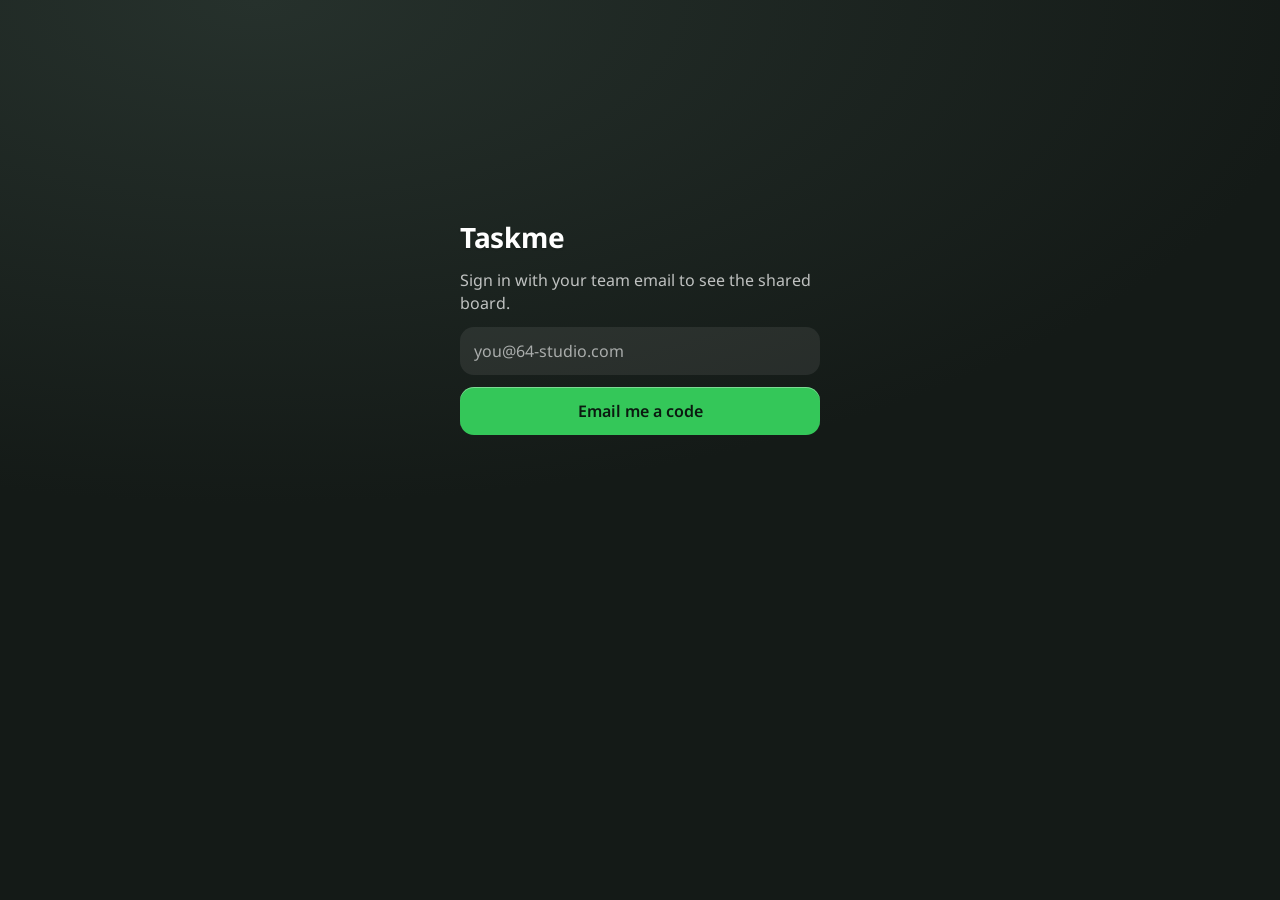
<file: index.html>
<!doctype html>
<html lang="en">
  <head>
    <meta charset="UTF-8" />
    <meta name="viewport" content="width=device-width, initial-scale=1.0, maximum-scale=1.0, viewport-fit=cover" />
    <title>Taskme</title>
    <link rel="icon" type="image/png" sizes="32x32" href="/favicon-32.png" />
    <link rel="apple-touch-icon" href="/apple-touch-icon.png" />
    <link rel="manifest" href="/manifest.webmanifest" />
    <meta name="theme-color" content="#141a17" /> <!-- design-ok: a meta tag cannot read CSS variables; design_check compares it with tokens.json -->
    <meta name="mobile-web-app-capable" content="yes" />
    <meta name="apple-mobile-web-app-capable" content="yes" />
    <meta name="apple-mobile-web-app-title" content="Taskme" />
    <script type="module" crossorigin src="/assets/index-DnDKLxOj.js"></script>
    <link rel="stylesheet" crossorigin href="/assets/index-Cuok5leD.css">
  </head>
  <body data-edge="right" data-blur="on" data-state="closed" data-view="tasks" data-skin="glass">
    <div id="drawer" class="drawer glass">
      <!-- The handle: click = open/close, drag up/down = move along the edge -->
      <div id="tab" class="tab" role="button" aria-label="Open or close Taskme">
        <nav class="tabs" role="tablist">
          <button data-view="tasks" role="tab" aria-label="Tasks">
            <i data-icon="board" data-size="16"></i>
          </button>
          <button data-view="notes" role="tab" aria-label="Notes">
            <i data-icon="notes" data-size="16"></i>
          </button>
          <button data-view="team" role="tab" aria-label="Team">
            <i data-icon="people" data-size="16"></i>
            <span id="team-badge" class="notif-dot" hidden></span>
          </button>
          <button data-view="updates" role="tab" aria-label="Updates" hidden>
            <i data-icon="bell" data-size="16"></i>
            <span id="upd-badge" class="notif-dot" hidden></span>
          </button>
          <button id="full-btn" class="full-btn" aria-pressed="false" aria-label="Full height">
            <i data-icon="grow" data-size="16" data-class="i-grow"></i>
            <i data-icon="shrink" data-size="16" data-class="i-shrink"></i>
          </button>
        </nav>
        <span id="tab-dot" class="notif-dot tab-dot" hidden></span><span class="grip"></span>
        <!-- Glass handle (MASTER §3.9): a chevron into the screen and a status glow on the edge side. Other skins keep the grip. -->
        <i data-icon="back" data-size="14" data-class="hchev hchev-r"></i><i data-icon="forward" data-size="14" data-class="hchev hchev-l"></i><span class="tab-stripe" aria-hidden="true"></span>
      </div>

      <section id="panel" class="panel">
        <!-- Resize grips (inner side, top, bottom, and the two inner corners) -->
        <div class="rz rz-side" data-rz="side"></div>
        <div class="rz rz-top" data-rz="top"></div>
        <div class="rz rz-bottom" data-rz="bottom"></div>
        <div class="rz rz-corner rz-corner-top" data-rz="top side"></div>
        <div class="rz rz-corner rz-corner-bottom" data-rz="bottom side"></div>

        <header class="head">
          <h1>Taskme <span id="today" class="today"></span></h1>
          <button id="gear" class="icon-btn" aria-label="Settings">
            <i data-icon="close" data-size="16" data-class="g-x"></i>
            <i data-icon="cog" data-size="16" data-class="g-cog"></i>
          </button>
        </header>

        <ul id="list" class="list"></ul>

        <div id="notes-view" class="notes-view">
          <ul id="note-list" class="list"></ul>
          <div id="note-editor" class="editor">
            <div class="ed-bar">
              <button id="note-back" class="back">
                <i data-icon="back" data-size="14"></i>
                Notes
              </button>
              <span class="tn-tools"><button id="note-del" class="icon-btn sm danger" aria-label="Delete note"><i data-icon="trash" data-size="14"></i></button></span>
            </div>
            <textarea id="note-text" class="note-text" spellcheck="false" placeholder="Write something…"></textarea>
            <span id="note-stamp" class="stamp"></span>
          </div>
        </div>

        <div id="updates-view" class="updates-view"><ul id="upd-list" class="list"></ul></div>

        <div id="team-view" class="team-view">
          <!-- Sign-in sub-screen -->
          <div id="team-auth" class="team-auth">
            <div class="team-auth-in">
              <p class="team-intro">Sign in with your team email to see the shared board.</p>
              <div id="team-auth-msg" class="team-auth-msg" role="status"></div>
              <input type="email" id="team-email" class="field" placeholder="you@64-studio.com" autocomplete="off" spellcheck="false" />
              <button id="team-send-code" class="btn-accent wide">Email me a code</button>
              <div id="team-code-row" class="team-code-row" hidden>
                <input type="text" id="team-code" class="field team-code-field" placeholder="Code" inputmode="numeric" maxlength="12" autocomplete="off" />
                <button id="team-verify-code" class="btn-accent">Verify</button>
              </div>
            </div>
          </div>

          <!-- Signed-in shell -->
          <div id="team-app" class="team-app" hidden>
            <div class="team-subnav">
              <span class="seg sm" id="team-nav-seg" role="tablist">
                <button class="on" data-tv="board" aria-label="Board"><i data-icon="board" data-size="14" data-class="ic"></i><span class="lbl">Board</span></button>
                <button data-tv="notes" aria-label="Notes"><i data-icon="notes_shared" data-size="14" data-class="ic"></i><span class="lbl">Notes</span></button>
                <button data-tv="calendar" aria-label="Calendar"><i data-icon="calendar" data-size="14" data-class="ic"></i><span class="lbl">Calendar</span></button>
                <button data-tv="timeoff" aria-label="Time off"><i data-icon="sun" data-size="14" data-class="ic"></i><span class="lbl">Time off</span><span id="timeoff-badge" class="notif-dot" hidden></span></button>
                <button data-tv="people" id="team-people-btn" aria-label="People" hidden><i data-icon="people" data-size="14" data-class="ic"></i><span class="lbl">People</span></button>
              </span>
              <button id="team-filter-btn" class="icon-btn sm filter-btn" aria-label="Filter tasks" aria-haspopup="true" hidden><i data-icon="filter" data-size="14"></i><i class="fdot" hidden></i></button>
            </div>
            <div id="team-content" class="team-content" data-tv="board"></div>
            <div id="team-foot" class="foot team-foot">
              <div class="mention-pop" id="mention-pop" hidden></div>
              <input type="text" id="team-new-task" class="field" placeholder="Add a task…" autocomplete="off" spellcheck="false" />
              <button id="team-send" class="send" aria-label="Add" disabled>
                <i data-icon="check" data-size="14"></i>
              </button>
            </div>
          </div>
        </div>

        <div id="settings" class="settings" hidden>
          <div id="acct" class="acct" hidden>
            <span class="label">Team account</span>
            <div class="acct-card">
              <span id="acct-av" class="acct-av" aria-hidden="true"></span>
              <span class="acct-txt"><b id="acct-name"></b><span id="acct-mail"></span></span>
              <span id="acct-role" class="who"></span>
            </div>
            <button id="acct-signout" class="btn-text sm quiet">Sign out</button>
          </div>
          <div id="notif" class="notif no-team">
            <div class="row">
              <span class="label notif-h">Notifications</span>
              <button id="notif-switch" class="switch" role="switch" aria-checked="true" aria-label="Notifications"><span class="knob"></span></button>
            </div>
            <div id="notif-topics" class="notif-topics">
              <button class="notif-t" data-topic="tasks" data-team role="switch" aria-checked="true"><span>Tasks for me</span><i class="switch sm"><span class="knob"></span></i></button>
              <button class="notif-t" data-topic="cancelled" data-team role="switch" aria-checked="true"><span>Cancelled tasks</span><i class="switch sm"><span class="knob"></span></i></button>
              <button class="notif-t" data-topic="reminders" role="switch" aria-checked="true"><span>Deadline reminders</span><i class="switch sm"><span class="knob"></span></i></button>
              <button class="notif-t" data-topic="timeoff" data-team role="switch" aria-checked="true"><span>Time off</span><i class="switch sm"><span class="knob"></span></i></button>
              <button class="notif-t" data-topic="away" data-team role="switch" aria-checked="false"><span>Who's away</span><i class="switch sm"><span class="knob"></span></i></button>
            </div>
            <p class="notif-note">Pop-ups show while Taskme is running.</p>
            <p id="notif-blocked" class="hint" hidden></p>
          </div>
          <div class="row">
            <span class="label">Archive done</span>
            <div id="archive-seg" class="seg" role="group" aria-label="Move done tasks to the Archive after" data-setting="archive">
              <button data-v="1">24 h</button>
              <button data-v="3">3 days</button>
              <button data-v="7">7 days</button>
            </div>
          </div>
          <div class="row skin-row">
            <span class="label">Skin</span>
            <div id="skin-grid" class="skins" role="radiogroup" aria-label="Skin">
              <button data-skin-id="glass" role="radio" aria-checked="false"><i class="sw sw-glass"></i><span class="skin-name">Glass</span></button>
              <button data-skin-id="win95" role="radio" aria-checked="false"><i class="sw sw-win95"></i><span class="skin-name">Win 95</span></button>
              <button data-skin-id="xp" role="radio" aria-checked="false"><i class="sw sw-xp"></i><span class="skin-name">XP</span></button>
              <button data-skin-id="cyber" role="radio" aria-checked="false"><i class="sw sw-cyber"></i><span class="skin-name">Cyber</span></button>
              <button data-skin-id="matrix" role="radio" aria-checked="false"><i class="sw sw-matrix"></i><span class="skin-name">Matrix</span></button>
              <button data-skin-id="medieval" role="radio" aria-checked="false"><i class="sw sw-medieval"></i><span class="skin-name">Medieval</span></button>
            </div>
          </div>
          <div class="row">
            <span class="label">Edge</span>
            <div id="edge-seg" class="seg" role="group" data-setting="edge">
              <button data-v="left">Left</button>
              <button data-v="right">Right</button>
            </div>
          </div>
          <div id="screen-row" class="row" hidden>
            <span class="label">Screen</span>
            <div id="screen-seg" class="seg" role="group"></div>
          </div>
          <div class="row">
            <span id="startup-label" class="label">Start with Windows</span>
            <button id="startup-switch" class="switch" role="switch" aria-checked="false" aria-label="Start with Windows">
              <span class="knob"></span>
            </button>
          </div>
          <div class="row">
            <span class="label">Always on top</span>
            <button id="top-switch" class="switch" role="switch" aria-checked="true" aria-label="Always on top">
              <span class="knob"></span>
            </button>
          </div>
          <div class="row glass-only">
            <span class="label">Blur</span>
            <button id="blur-switch" class="switch" role="switch" aria-checked="true" aria-label="Background blur">
              <span class="knob"></span>
            </button>
          </div>
          <div class="row glass-only">
            <span class="label">Frost</span>
            <input id="frost" class="slider" type="range" min="0" max="100" step="5" />
            <span id="frost-val" class="val"></span>
          </div>
          <p id="blur-note" class="hint glass-only" hidden>Blur isn't available on this version of Windows.</p>
          <button id="quit" class="btn-text sm quiet">Quit Taskme</button>
          <p id="app-version" class="hint"></p>
        </div>

        <div id="toast" class="toast" role="status" hidden>
          <span id="toast-text"></span>
          <button id="undo">Undo</button>
          <i class="toast-line" aria-hidden="true"></i>
        </div>

        <!-- Update ready (same look as the undo toast; see src/updater.ts) -->
        <div id="update-bar" class="toast update" role="status" hidden>
          <span class="update-text"></span>
          <div class="update-actions">
            <button class="later">Later</button>
            <button class="restart">Restart</button>
          </div>
        </div>

        <!-- Themed dropdown list (role, leave type) -->
        <div id="filter-pop" class="menu opt-pop filter-pop" role="dialog" aria-label="Filter tasks" hidden></div>
        <div id="opt-pop" class="menu opt-pop" role="listbox" hidden></div>

        <!-- Right-click popup -->
        <div id="menu" class="menu" role="menu" hidden></div>

        <!-- Date + time picker -->
        <div id="picker" class="picker" role="dialog" aria-label="Deadline" hidden>
          <div class="pk-head">
            <span class="pk-title">Deadline</span>
            <span class="pk-task"></span>
          </div>
          <div class="pk-body">
          <div class="pk-quick seg" role="group" aria-label="Quick picks">
            <button data-q="today">Today</button>
            <button data-q="tomorrow">Tomorrow</button>
            <button data-q="week"><span class="q-long">In a week</span><span class="q-short">+1 week</span></button>
          </div>
          <div class="mg">
            <div class="mg-bar pk-month">
              <button class="mg-nav pk-prev" aria-label="Previous month"><i data-icon="back" data-size="14"></i></button>
              <span class="mg-label pk-label"></span>
              <button class="mg-nav pk-next" aria-label="Next month"><i data-icon="forward" data-size="14"></i></button>
            </div>
            <div class="mg-dow" aria-hidden="true"><span>Mo</span><span>Tu</span><span>We</span><span>Th</span><span>Fr</span><span>Sa</span><span>Su</span></div>
            <div class="mg-grid pk-days"></div>
          </div>
          <div class="pk-time">
            <span class="label">Time</span>
            <button type="button" class="pk-tt" role="switch" aria-checked="true" aria-label="Set a time"><span class="ph-switch" aria-hidden="true"><i></i></span></button>
            <input class="pk-h" inputmode="numeric" maxlength="2" aria-label="Hour" />
            <b>:</b>
            <input class="pk-m" inputmode="numeric" maxlength="2" aria-label="Minute" />
          </div>
          </div>
          <div class="pk-actions">
            <button class="pk-clear btn-text danger">Remove</button>
            <span class="spacer"></span>
            <button class="pk-cancel btn-text">Cancel</button>
            <button class="pk-set btn-accent">Set</button>
          </div>
        </div>

        <footer id="foot" class="foot">
          <input id="new-task" class="field" placeholder="Add a task…" autocomplete="off" spellcheck="false" disabled />
          <input id="new-note" class="field" placeholder="Add a note…" autocomplete="off" spellcheck="false" />
          <button id="send" class="send" aria-label="Add" disabled>
            <i data-icon="check" data-size="14"></i>
          </button>
        </footer>
      </section>
    </div>
  </body>
</html>
</file>
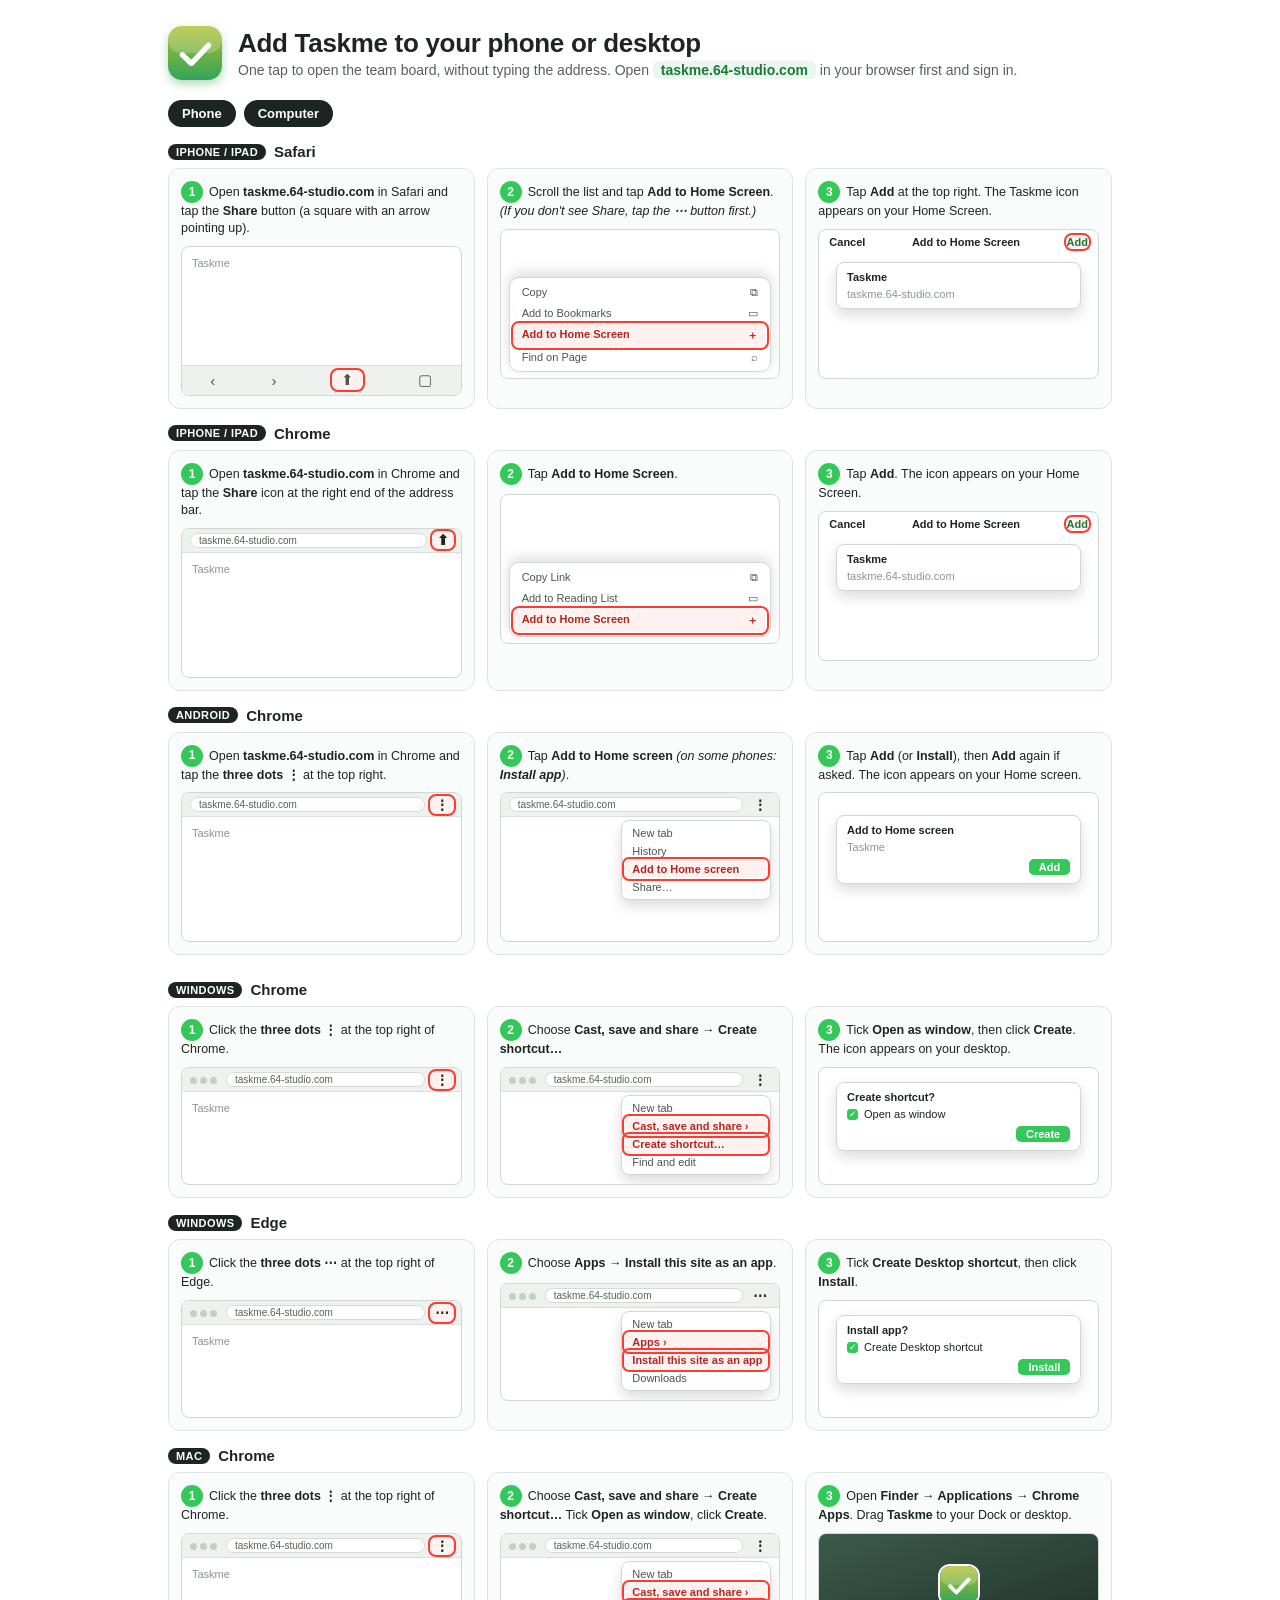
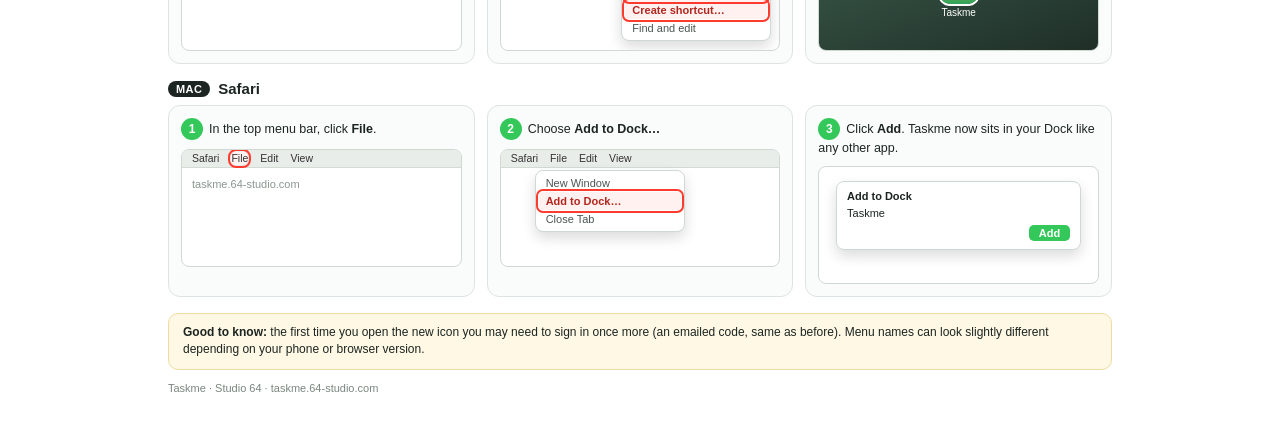
<file: install.html>
<!doctype html>
<html lang="en"><head><meta charset="utf-8">
<meta name="viewport" content="width=device-width, initial-scale=1">
<link rel="icon" type="image/png" href="/favicon-32.png">
<link rel="apple-touch-icon" href="/apple-touch-icon.png">
<title>Add Taskme to your phone or desktop</title>
<style>
  
  * { box-sizing: border-box; }
  body { margin: 0; max-width: 980px; margin-inline: auto; font-family: "Segoe UI", "Noto Sans", Arial, sans-serif; color: #1c2521; background: #fff; }
  .page { padding: 34px 40px 28px; }
  header { display: flex; align-items: center; gap: 16px; margin-bottom: 20px; }
  .logo { width: 54px; height: 54px; border-radius: 14px; background: linear-gradient(145deg,#34c759,#1f8f3f); display: grid; place-items: center; color: #fff; font-weight: 700; font-size: 30px; box-shadow: 0 4px 10px rgba(31,143,63,.35); }
  h1 { margin: 0; font-size: 26px; letter-spacing: -.3px; }
  .sub { margin: 2px 0 0; color: #55625b; font-size: 14px; }
  .url { display: inline-block; background: #eaf7ee; color: #1a7a38; padding: 1px 8px; border-radius: 6px; font-weight: 600; }
  section { margin-top: 16px; }
  h2 { font-size: 15px; margin: 0 0 8px; display: flex; align-items: center; gap: 8px; }
  h2 .tag { background: #1c2521; color: #fff; font-size: 11px; padding: 2px 8px; border-radius: 20px; letter-spacing: .4px; text-transform: uppercase; }
  .row { display: grid; grid-template-columns: repeat(3, 1fr); gap: 12px; }
  .card { border: 1px solid #dde4df; border-radius: 12px; padding: 12px; background: #fafcfb; }
  .n { display: inline-grid; place-items: center; width: 22px; height: 22px; border-radius: 50%; background: #34c759; color: #fff; font-size: 12px; font-weight: 700; margin-right: 6px; }
  .card p { margin: 0 0 9px; font-size: 12.5px; line-height: 1.35; min-height: 50px; }
  b { font-weight: 700; }
  /* mock illustrations */
  .mock { border-radius: 8px; background: #fff; border: 1px solid #cfd8d2; overflow: hidden; font-size: 11px; height: 118px; position: relative; }
  .bar { height: 24px; background: #eef2ef; border-bottom: 1px solid #d8e0da; display: flex; align-items: center; gap: 6px; padding: 0 8px; }
  .dots i { display:inline-block; width:7px;height:7px;border-radius:50%;background:#c5cec8;margin-right:3px }
  .addr { flex: 1; background: #fff; border: 1px solid #d3dbd5; border-radius: 10px; padding: 1px 8px; color: #55625b; font-size: 10px; }
  .kebab { font-weight: 900; font-size: 14px; padding: 0 4px; border-radius: 5px; }
  .hl { outline: 2px solid #ff3b30; outline-offset: 1px; border-radius: 5px; background: #fff1f0; }
  .page-body { padding: 10px; color: #8a978f; }
  .menu { position: absolute; right: 8px; top: 27px; width: 150px; background: #fff; border: 1px solid #cfd8d2; border-radius: 8px; box-shadow: 0 6px 14px rgba(0,0,0,.14); padding: 3px; }
  .menu div { padding: 3px 7px; border-radius: 4px; color: #4a5650; white-space: nowrap; }
  .menu .hl { color: #b3261e; font-weight: 700; }
  .dialog { margin: 14px auto 0; width: 88%; background: #fff; border: 1px solid #cfd8d2; border-radius: 8px; box-shadow: 0 6px 14px rgba(0,0,0,.14); padding: 8px 10px; }
  .dialog .t { font-weight: 700; margin-bottom: 5px; }
  .chk { display:flex; align-items:center; gap:6px; margin-bottom:6px; }
  .chk span { width: 11px; height: 11px; border: 1.5px solid #34c759; background:#34c759; border-radius: 3px; color:#fff; font-size:9px; line-height:9px; text-align:center; }
  .btns { text-align: right; }
  .btn { display: inline-block; padding: 2px 10px; border-radius: 5px; background: #34c759; color: #fff; font-weight: 700; }
  .desk { background: linear-gradient(160deg,#3b5a4a,#1f2f28); height: 100%; display: flex; align-items: center; justify-content: center; }
  .ico { text-align: center; color: #fff; font-size: 10px; }
  .ico .g { width: 38px; height: 38px; border-radius: 10px; background: linear-gradient(145deg,#34c759,#1f8f3f); margin: 0 auto 3px; display:grid; place-items:center; font-weight:700; font-size:20px; box-shadow: 0 0 0 2px #fff; }
  .menubar { height: 18px; background: #e9edea; display:flex; gap: 12px; padding: 2px 10px; font-size: 10.5px; color:#333; border-bottom:1px solid #d3dbd5; }
  .note { margin-top: 16px; padding: 10px 14px; background: #fff8e5; border: 1px solid #f0dca0; border-radius: 10px; font-size: 12px; line-height: 1.45; }
  footer { margin-top: 12px; color: #7a867f; font-size: 11px; }

  .page { padding: 26px 18px 34px; }
  .row { grid-template-columns: repeat(auto-fit, minmax(230px, 1fr)); }
  .card p { min-height: 0; }
  nav.jump { display:flex; gap:8px; margin: 0 0 4px; flex-wrap: wrap; }
  nav.jump a { text-decoration:none; background:#1c2521; color:#fff; padding:6px 14px; border-radius:20px; font-size:13px; font-weight:600; }
  .mock.ph { height: 150px; }
  .toolbar { position:absolute; left:0; right:0; bottom:0; height:30px; background:#eef2ef; border-top:1px solid #d8e0da; display:flex; justify-content:space-around; align-items:center; font-size:15px; color:#4a5650; }
  .toolbar .hl { padding: 0 8px; }
  .sheet { position:absolute; left:8px; right:8px; bottom:6px; background:#fff; border:1px solid #cfd8d2; border-radius:10px; box-shadow:0 -4px 14px rgba(0,0,0,.14); padding:4px; }
  .sheet div { padding:4px 8px; border-radius:5px; color:#4a5650; display:flex; justify-content:space-between; }
  .sheet .hl { color:#b3261e; font-weight:700; }
  .top { display:flex; justify-content:space-between; padding:6px 10px; font-weight:700; }
  .top .ok { color:#1a7a38; }
  .hs { background: linear-gradient(160deg,#3b5a4a,#1f2f28); height:100%; display:grid; place-items:center; }
  @media (prefers-color-scheme: dark) { body { background:#101513; color:#e6ede8; } .card { background:#171d1a; border-color:#2a332e; } .note { background:#2a2614; border-color:#5a4d1c; } .sub, footer { color:#9aa8a0; } .url { background:#16301f; color:#6fdc8c; } }
</style></head>
<body><div class="page">
<header>
  <img class="logo" src="/apple-touch-icon.png" alt="Taskme">
  <div>
    <h1>Add Taskme to your phone or desktop</h1>
    <p class="sub">One tap to open the team board, without typing the address. Open <span class="url">taskme.64-studio.com</span> in your browser first and sign in.</p>
  </div>
</header>
<nav class="jump"><a href="#phone">Phone</a><a href="#computer">Computer</a></nav>

<section id="phone">
  <h2><span class="tag">iPhone / iPad</span> Safari</h2>
  <div class="row">
    <div class="card"><p><span class="n">1</span>Open <b>taskme.64-studio.com</b> in Safari and tap the <b>Share</b> button (a square with an arrow pointing up).</p>
      <div class="mock ph"><div class="page-body">Taskme</div><div class="toolbar"><span>‹</span><span>›</span><span class="hl">⬆︎</span><span>▢</span></div></div></div>
    <div class="card"><p><span class="n">2</span>Scroll the list and tap <b>Add to Home Screen</b>. <i>(If you don't see Share, tap the <b>⋯</b> button first.)</i></p>
      <div class="mock ph"><div class="sheet"><div>Copy <span>⧉</span></div><div>Add to Bookmarks <span>▭</span></div><div class="hl">Add to Home Screen <span>＋</span></div><div>Find on Page <span>⌕</span></div></div></div></div>
    <div class="card"><p><span class="n">3</span>Tap <b>Add</b> at the top right. The Taskme icon appears on your Home Screen.</p>
      <div class="mock ph"><div class="top"><span>Cancel</span><span>Add to Home Screen</span><span class="ok hl">Add</span></div><div class="dialog" style="margin-top:8px"><div class="t">Taskme</div><div style="color:#8a978f">taskme.64-studio.com</div></div></div></div>
  </div>
</section>
<section>
  <h2><span class="tag">iPhone / iPad</span> Chrome</h2>
  <div class="row">
    <div class="card"><p><span class="n">1</span>Open <b>taskme.64-studio.com</b> in Chrome and tap the <b>Share</b> icon at the right end of the address bar.</p>
      <div class="mock ph"><div class="bar"><span class="addr">taskme.64-studio.com</span><span class="kebab hl">⬆︎</span></div><div class="page-body">Taskme</div></div></div>
    <div class="card"><p><span class="n">2</span>Tap <b>Add to Home Screen</b>.</p>
      <div class="mock ph"><div class="sheet"><div>Copy Link <span>⧉</span></div><div>Add to Reading List <span>▭</span></div><div class="hl">Add to Home Screen <span>＋</span></div></div></div></div>
    <div class="card"><p><span class="n">3</span>Tap <b>Add</b>. The icon appears on your Home Screen.</p>
      <div class="mock ph"><div class="top"><span>Cancel</span><span>Add to Home Screen</span><span class="ok hl">Add</span></div><div class="dialog" style="margin-top:8px"><div class="t">Taskme</div><div style="color:#8a978f">taskme.64-studio.com</div></div></div></div>
  </div>
</section>
<section>
  <h2><span class="tag">Android</span> Chrome</h2>
  <div class="row">
    <div class="card"><p><span class="n">1</span>Open <b>taskme.64-studio.com</b> in Chrome and tap the <b>three dots ⋮</b> at the top right.</p>
      <div class="mock ph"><div class="bar"><span class="addr">taskme.64-studio.com</span><span class="kebab hl">⋮</span></div><div class="page-body">Taskme</div></div></div>
    <div class="card"><p><span class="n">2</span>Tap <b>Add to Home screen</b> <i>(on some phones: <b>Install app</b>)</i>.</p>
      <div class="mock ph"><div class="bar"><span class="addr">taskme.64-studio.com</span><span class="kebab">⋮</span></div><div class="menu"><div>New tab</div><div>History</div><div class="hl">Add to Home screen</div><div>Share…</div></div></div></div>
    <div class="card"><p><span class="n">3</span>Tap <b>Add</b> (or <b>Install</b>), then <b>Add</b> again if asked. The icon appears on your Home screen.</p>
      <div class="mock ph"><div class="dialog" style="margin-top:22px"><div class="t">Add to Home screen</div><div style="color:#8a978f;margin-bottom:6px">Taskme</div><div class="btns"><span class="btn">Add</span></div></div></div></div>
  </div>
</section>

<div id="computer" style="margin-top:26px"></div>
<!-- WINDOWS -->
<section>
  <h2><span class="tag">Windows</span> Chrome</h2>
  <div class="row">
    <div class="card"><p><span class="n">1</span>Click the <b>three dots ⋮</b> at the top right of Chrome.</p>
      <div class="mock"><div class="bar"><span class="dots"><i></i><i></i><i></i></span><span class="addr">taskme.64-studio.com</span><span class="kebab hl">⋮</span></div><div class="page-body">Taskme</div></div></div>
    <div class="card"><p><span class="n">2</span>Choose <b>Cast, save and share</b> → <b>Create shortcut…</b></p>
      <div class="mock"><div class="bar"><span class="dots"><i></i><i></i><i></i></span><span class="addr">taskme.64-studio.com</span><span class="kebab">⋮</span></div>
        <div class="menu"><div>New tab</div><div class="hl">Cast, save and share ›</div><div class="hl">Create shortcut…</div><div>Find and edit</div></div></div></div>
    <div class="card"><p><span class="n">3</span>Tick <b>Open as window</b>, then click <b>Create</b>. The icon appears on your desktop.</p>
      <div class="mock"><div class="dialog"><div class="t">Create shortcut?</div><div class="chk"><span>✓</span>Open as window</div><div class="btns"><span class="btn">Create</span></div></div></div></div>
  </div>
</section>

<section>
  <h2><span class="tag">Windows</span> Edge</h2>
  <div class="row">
    <div class="card"><p><span class="n">1</span>Click the <b>three dots ⋯</b> at the top right of Edge.</p>
      <div class="mock"><div class="bar"><span class="dots"><i></i><i></i><i></i></span><span class="addr">taskme.64-studio.com</span><span class="kebab hl">⋯</span></div><div class="page-body">Taskme</div></div></div>
    <div class="card"><p><span class="n">2</span>Choose <b>Apps</b> → <b>Install this site as an app</b>.</p>
      <div class="mock"><div class="bar"><span class="dots"><i></i><i></i><i></i></span><span class="addr">taskme.64-studio.com</span><span class="kebab">⋯</span></div>
        <div class="menu"><div>New tab</div><div class="hl">Apps ›</div><div class="hl">Install this site as an app</div><div>Downloads</div></div></div></div>
    <div class="card"><p><span class="n">3</span>Tick <b>Create Desktop shortcut</b>, then click <b>Install</b>.</p>
      <div class="mock"><div class="dialog"><div class="t">Install app?</div><div class="chk"><span>✓</span>Create Desktop shortcut</div><div class="btns"><span class="btn">Install</span></div></div></div></div>
  </div>
</section>

<!-- MAC -->
<section>
  <h2><span class="tag">Mac</span> Chrome</h2>
  <div class="row">
    <div class="card"><p><span class="n">1</span>Click the <b>three dots ⋮</b> at the top right of Chrome.</p>
      <div class="mock"><div class="bar"><span class="dots"><i></i><i></i><i></i></span><span class="addr">taskme.64-studio.com</span><span class="kebab hl">⋮</span></div><div class="page-body">Taskme</div></div></div>
    <div class="card"><p><span class="n">2</span>Choose <b>Cast, save and share</b> → <b>Create shortcut…</b> Tick <b>Open as window</b>, click <b>Create</b>.</p>
      <div class="mock"><div class="bar"><span class="dots"><i></i><i></i><i></i></span><span class="addr">taskme.64-studio.com</span><span class="kebab">⋮</span></div>
        <div class="menu"><div>New tab</div><div class="hl">Cast, save and share ›</div><div class="hl">Create shortcut…</div><div>Find and edit</div></div></div></div>
    <div class="card"><p><span class="n">3</span>Open <b>Finder → Applications → Chrome Apps</b>. Drag <b>Taskme</b> to your Dock or desktop.</p>
      <div class="mock"><div class="desk"><div class="ico"><div class="g" style="background:url(/apple-touch-icon.png) center/cover"></div>Taskme</div></div></div></div>
  </div>
</section>

<section>
  <h2><span class="tag">Mac</span> Safari</h2>
  <div class="row">
    <div class="card"><p><span class="n">1</span>In the top menu bar, click <b>File</b>.</p>
      <div class="mock"><div class="menubar"><span> Safari</span><span class="hl">File</span><span>Edit</span><span>View</span></div><div class="page-body">taskme.64-studio.com</div></div></div>
    <div class="card"><p><span class="n">2</span>Choose <b>Add to Dock…</b></p>
      <div class="mock"><div class="menubar"><span> Safari</span><span>File</span><span>Edit</span><span>View</span></div>
        <div class="menu" style="left:34px;right:auto;top:20px"><div>New Window</div><div class="hl">Add to Dock…</div><div>Close Tab</div></div></div></div>
    <div class="card"><p><span class="n">3</span>Click <b>Add</b>. Taskme now sits in your Dock like any other app.</p>
      <div class="mock"><div class="dialog"><div class="t">Add to Dock</div><div class="chk">Taskme</div><div class="btns"><span class="btn">Add</span></div></div></div></div>
  </div>
</section>


<div class="note"><b>Good to know:</b> the first time you open the new icon you may need to sign in once more (an emailed code, same as before). Menu names can look slightly different depending on your phone or browser version.</div>
<footer>Taskme · Studio 64 · taskme.64-studio.com</footer>
</div></body></html>
</file>
<file: assets/index-Cuok5leD.css>
:root{--tm-text:#fff;--tm-text-2:#ffffffb8;--tm-text-3:#fff9;--tm-text-off:#ffffff4d;--tm-accent:#34c759;--tm-on-accent:#0b1a10;--tm-red:#ff5a5f;--tm-red-text:#ff8a8d;--tm-yellow:#f5c542;--tm-orange:#ff9f45;--tm-orange-2:#ffc98f;--tm-blue:#6aa8ff;--tm-purple:#a78bfa;--tm-raised:#1a221ef7;--tm-sheet:#1e2823;--tm-page:#141a17;--tm-page-glow:#26312c;--tm-float:#222e28db;--tm-float-line:#ffffff29;--tm-fill:#ffffff14;--tm-fill-hover:#ffffff1f;--tm-fill-sel:#ffffff2e;--tm-line:#ffffff1a;--tm-line-strong:#ffffff2e;--tm-rim:#ffffff4d;--tm-rim-top:#fff9;--tm-person-none:#6b7280;--tm-private:#b9c4ff;--tm-private-fill:#b9c4ff29;--tm-private-page:#14161f;--tm-private-glow:#272c3d;--tm-team-mark:#ffd2a3;--tm-team-fill:#ffc98f29;--tm-glass-sheen:linear-gradient(155deg, #ffffff4d 0%, #ffffff14 36%, #ffffff05 62%, #ffffff1a 100%);--tm-person-1:#bc5a1c;--tm-person-2:#1b8849;--tm-person-3:#2c77c5;--tm-person-4:#8655f6;--tm-person-5:#d6336c;--tm-person-6:#0c828d;--tm-person-7:#a16207;--tm-person-8:#52840b;--tm-person-9:#b91c1c;--tm-person-10:#475569;--tm-person-11:#c026d3;--tm-person-12:#1e3a8a;--tm-person-13:#7c2d12;--tm-person-14:#4338ca;--tm-person-15:#0f766e;--tm-person-16:#9d174d;--tm-space-1:4px;--tm-space-2:8px;--tm-space-3:12px;--tm-space-4:16px;--tm-space-5:24px;--tm-r-xs:4px;--tm-r-s:6px;--tm-r-m:8px;--tm-r-frame:8px;--tm-r-ps:10px;--tm-r-pm:14px;--tm-r-xl:26px;--tm-r-pill:999px;--tm-h-icon:24px;--tm-h-small:28px;--tm-h-field:36px;--tm-h-row:36px;--tm-h-phone-button:48px;--tm-h-phone-segment:42px;--tm-h-phone-row:64px;--tm-h-phone-subrow:54px;--tm-h-phone-tabbar:56px;--tm-h-phone-add:52px;--tm-h-phone-fab:60px;--tm-w-rail:232px;--tm-w-rail-touch:96px;--tm-w-list-pane:460px;--tm-w-side-sheet:440px;--tm-w-tab-pill:440px;--tm-sh-pop:0 8px 24px #00000059;--tm-sh-float:0 8px 28px #00000052;--tm-sh-sheet:0 -12px 40px #00000073;--tm-sh-hi:inset 0 1px 0 #ffffff2e;--tm-fs-title:17px;--tm-fs-sheet-title:15px;--tm-fs-row:13.5px;--tm-fs-meta:12px;--tm-fs-label:11px;--tm-fs-phone-screen:28px;--tm-fs-phone-sheet:20px;--tm-fs-phone-view:17px;--tm-fs-phone-row:16px;--tm-fs-phone-meta:15px;--tm-fs-phone-tab:13px;--tm-fs-avatar:9px;--tm-fw-regular:400;--tm-fw-semi:600;--tm-fw-bold:700;--tm-dur-instant:.1s;--tm-ms-instant:100;--tm-dur-quick:.15s;--tm-ms-quick:150;--tm-dur-base:.22s;--tm-ms-base:220;--tm-dur-open:.32s;--tm-ms-open:320;--tm-dur-settle:.35s;--tm-ms-settle:350;--tm-dur-flash:1.6s;--tm-ms-flash:1600;--tm-dur-undo:4s;--tm-ms-undo:4000;--tm-ease-out:cubic-bezier(.2, .9, .25, 1);--tm-ease-in:cubic-bezier(.4, 0, 1, 1);--tm-ease-bounce:cubic-bezier(.3, 1.3, .5, 1);--ease:var(--tm-ease-out);--tint-a:.5;--glass-sheen:var(--tm-glass-sheen);--glass-rim:var(--tm-rim);--glass-rim-top:var(--tm-rim-top);--text:var(--tm-text);--text-2:var(--tm-text-2);--text-3:var(--tm-text-3);--shadow-text:0 1px 2px #00000040;--accent:var(--tm-accent);--accent-line:#34c759e6;--accent-ring:0 0 0 3px #34c75947;--red:var(--tm-red);--yellow:var(--tm-yellow);--green:var(--tm-accent);--grey:#ffffff73;--text-hi:#fff;--text-4:#ffffff38;--on-accent:var(--tm-on-accent);--accent-shine:inset 0 1px 0 #ffffff59;--focus-outline:1.5px solid #ffffff8c;--line:#ffffff1f;--line-2:#ffffff1a;--row-line:#ffffff14;--sep:#ffffff2e;--hover-spine:#ffffff12;--hover:#ffffff14;--hover-row:#ffffff0f;--hover-strong:#ffffff1f;--hover-small:#ffffff24;--sel-bg:var(--tm-fill-sel);--sel-shine:inset 0 1px 0 #ffffff2e;--mask-on:#000;--grip:#ffffffa6;--grip-glow:0 0 6px #ffffff40;--scroll-thumb:#ffffff40;--check-border:#fff9;--check-border-hover:#fff;--check-bg:#ffffff0f;--check-shine:inset 0 1px 0 #fff6;--strike:currentColor;--edit-bg:#ffffff1a;--field-bg:#ffffff12;--field-border:#ffffff57;--time-border:#ffffff4d;--area-bg:#ffffff0d;--area-border:#ffffff24;--area-border-focus:#ffffff4d;--btn-bg:#ffffff1f;--btn-bg-hover:#fff3;--btn-border:#ffffff14;--chip-btn-bg:#ffffff14;--chip-btn-border:#ffffff24;--chip-btn-hover:#ffffff29;--today-ring:inset 0 0 0 1px #ffffff73;--seg-bg:#00000038;--seg-on-shadow:inset 0 1px 0 #ffffff2e, 0 1px 3px #00000040;--switch-off:#7878805c;--knob:#fff;--track:#fff3;--thumb:#fff;--pop-bg:#161a18eb;--pop-border:#fff3;--pop-shadow:0 8px 24px #00000059, inset 0 1px 0 #ffffff1f;--toast-bg:#141816e6;--toast-border:#ffffff2e;--sheet-bg:#141916d1;--danger:var(--tm-red-text);--danger-bg:#ff5a5f8c;--danger-bg-2:#ff5a5f73;--danger-bg-strong:#ff5a5fb3;--warn:#ffcf6b;--prio-hi:var(--tm-orange);--prio-med:var(--tm-orange-2);--tone-late:var(--tm-orange);--tone-home:var(--tm-blue);--tone-away:var(--tm-purple);--radius:8px;--radius-sm:11px;--tab-w:28px;--panel-w:300px;--slide-ms:var(--tm-ms-base);--slide-ease:out;--glass-rgb:26, 32, 29;--glass-glow:inset 0 0 28px #ffffff0d;--glass-corner-light:#ffffff24;--toast-shadow:0 6px 18px #0000004d;--text-shadow-accent:none;--knob-shadow:0 2px 4px #00000040, 0 0 0 .5px #0000000a;--thumb-shadow:0 1px 4px #00000059;--font:"Taskme Sans", "Segoe UI Variable Text", "Segoe UI", system-ui, sans-serif;--av-ring:#1a201de6;--tone-hol:var(--tm-red);--ph-scrim:#00000080;--ph-back-shadow:0 6px 20px #0000004d;--ph-av-ring:#1a221e;--ph-on-yellow:#2b2100}[data-skin=glass] .check{border-radius:50%;width:17px;height:17px;position:relative}[data-skin=glass] .check:before{content:"";position:absolute;inset:-4px}[data-skin=glass] .menu .m-prio button.m-p[aria-pressed=true],[data-skin=glass] .to-types button[aria-checked=true]{color:var(--text-hi);background:var(--sel-bg);box-shadow:var(--sel-shine), var(--seg-on-shadow);border-color:#0000;font-weight:600}[data-skin=glass] .to-types,[data-skin=glass] .menu .m-prio{border-radius:var(--tm-r-s);background:var(--seg-bg);border:1px solid var(--line-2);gap:0;padding:2px}[data-skin=glass] .menu .m-prio{margin:0 2px 4px}[data-skin=glass] .to-types button,[data-skin=glass] .menu .m-prio button.m-p{border-radius:var(--tm-r-xs);background:0 0;border:1px solid #0000}@media (hover:hover) and (pointer:fine){[data-skin=glass] .to-types button:hover:not([aria-checked=true]),[data-skin=glass] .menu .m-prio button.m-p:hover:not([aria-pressed=true]){background:var(--tm-fill-hover);color:var(--text-hi)}}[data-skin=glass] .seg{border-radius:var(--tm-r-s)}[data-skin=glass] .seg button{border-radius:var(--tm-r-xs)}[data-skin=glass] .btn-accent{min-height:var(--tm-h-small);border-radius:var(--tm-r-s);font-weight:600}[data-skin=glass] .btn-accent.wide{height:var(--tm-h-field);border-radius:var(--tm-r-s)}[data-skin=glass] .btn-accent:active:not(:disabled){transform:scale(.96)}[data-skin=glass] .btn-accent:disabled{opacity:.45;box-shadow:none}[data-skin=glass] .to-actions button{border-radius:var(--tm-r-xs)}[data-skin=glass] .to-actions .accept{box-shadow:var(--accent-shine)}[data-skin=glass] .mg{flex-direction:column;gap:2px;min-width:0;display:flex}[data-skin=glass] .mg-bar{justify-content:space-between;align-items:center;gap:var(--tm-space-2);margin:0 0 var(--tm-space-1);color:var(--text-hi);padding:0;font-size:13.5px;font-weight:600;display:flex}[data-skin=glass] .mg-label{text-align:center;min-width:0}[data-skin=glass] .mg-nav{width:var(--tm-h-icon);height:var(--tm-h-icon);font-size:inherit;color:var(--text-2);transition:color var(--tm-dur-quick), background-color var(--tm-dur-quick), transform var(--tm-dur-instant);border-radius:50%;flex:none;place-items:center;display:grid}@media (hover:hover) and (pointer:fine){[data-skin=glass] .mg-nav:hover:not(:disabled){color:var(--text-hi);background:var(--tm-fill-hover)}}[data-skin=glass] .mg-nav:active:not(:disabled){transform:scale(.96)}[data-skin=glass] .mg-nav:disabled{opacity:.45}[data-skin=glass] .mg-dow,[data-skin=glass] .mg-grid{text-align:center;grid-template-columns:repeat(7,minmax(0,1fr));gap:2px;display:grid}[data-skin=glass] .mg-dow span{color:var(--text-3);padding:0 0 2px;font-size:11px;font-weight:400}[data-skin=glass] .mg-cell{border-radius:var(--tm-r-s);font-variant-numeric:tabular-nums;min-width:0;height:28px;color:var(--text);box-shadow:none;transition:background-color var(--tm-dur-quick);background:0 0;flex-direction:column;justify-content:center;align-items:center;gap:2px;padding:0;font-size:12px;font-weight:400;display:flex;position:relative}@media (hover:hover) and (pointer:fine){[data-skin=glass] .mg-cell:hover:not(:disabled):not(.sel){background:var(--tm-fill-hover)}}[data-skin=glass] .mg-cell:disabled{color:var(--tm-text-off);cursor:default}[data-skin=glass] .mg-cell.in-range{background:var(--tm-fill-hover);border-radius:var(--tm-r-xs)}[data-skin=glass] .mg-cell.hol{color:var(--tm-red-text);box-shadow:none;background:0 0}[data-skin=glass] .mg-cell.today{box-shadow:inset 0 0 0 1.5px var(--tm-accent)}[data-skin=glass] .mg-cell.sel{background:var(--sel-bg);box-shadow:var(--sel-shine);color:var(--text-hi);font-weight:600}[data-skin=glass] .mg-cell.hol.sel{color:var(--tm-red-text)}[data-skin=glass] .mg-cell.today.sel{box-shadow:inset 0 0 0 1.5px var(--tm-accent), var(--sel-shine)}[data-skin=glass] .mg-dots{gap:2px;height:4px;display:flex}[data-skin=glass] .mg-dots i{box-sizing:border-box;border-radius:50%;flex:none;width:4px;height:4px;display:block}[data-skin=glass] .mg-dots i.due{background:var(--tm-accent)}[data-skin=glass] .mg-dots i.evt{background:var(--tm-text-3)}[data-skin=glass] .mg-dots i.hol{background:var(--tm-red)}[data-skin=glass] .mg-dots i.off-approved{background:var(--tm-purple)}[data-skin=glass] .mg-dots i.off-pending{border:1px solid var(--tm-purple);background:0 0}[data-skin=glass] .mg-dots i.off-late{background:var(--tm-orange)}[data-skin=glass] .mg-dots i.off-home{background:var(--tm-blue)}body.phone[data-skin=glass] .mg-bar{margin-bottom:var(--tm-space-2);font-size:17px}body.phone[data-skin=glass] .mg-nav{width:var(--tm-h-phone-button);height:var(--tm-h-phone-button)}body.phone[data-skin=glass] .mg-nav svg{width:20px;height:20px}body.phone[data-skin=glass] .mg-dow,body.phone[data-skin=glass] .mg-grid{gap:2px}body.phone[data-skin=glass] .mg-dow span{font-size:13px}body.phone[data-skin=glass] .mg-cell{height:var(--tm-h-phone-button);border-radius:var(--tm-r-ps);font-size:16px}body.phone[data-skin=glass] .mg-dots{gap:3px;height:5px}body.phone[data-skin=glass] .mg-dots i{width:5px;height:5px}[data-skin=glass] .toast{border-radius:var(--tm-r-m);overflow:hidden}[data-skin=glass] .toast .toast-line{background:var(--tm-accent);transform-origin:0;opacity:.8;pointer-events:none;height:2px;position:absolute;bottom:0;left:0;right:0}[data-skin=glass] .toast.err .toast-line{background:var(--tm-red-text)}[data-skin=glass] :is(.mention-pop,.ph-mention){background:var(--tm-raised);border:1px solid var(--tm-line-strong);border-radius:var(--tm-r-m);padding:var(--tm-space-1);box-shadow:var(--pop-shadow)}[data-skin=glass] .mp-item{align-items:baseline;gap:var(--tm-space-2);width:100%;min-width:0;min-height:30px;padding:0 var(--tm-space-2);border-radius:var(--tm-r-xs);text-align:left;color:var(--text);align-items:center;font-size:13.5px;display:flex}@media (hover:hover) and (pointer:fine){[data-skin=glass] .mp-item:hover{background:var(--tm-fill-hover)}}[data-skin=glass] .mp-item.sel{background:var(--sel-bg)}[data-skin=glass] .mp-item .mp-handle{color:var(--text-hi);flex:none;font-weight:600}[data-skin=glass] .mp-item .mp-name{text-overflow:ellipsis;white-space:nowrap;min-width:0;color:var(--text-3);font-size:12px;overflow:hidden}body.phone[data-skin=glass] .ph-mention{border-radius:var(--tm-r-pm)}body.phone[data-skin=glass] .ph-mention .mp-item{min-height:var(--tm-h-phone-button);border-radius:var(--tm-r-ps);padding:0 14px;font-size:16px}body.phone[data-skin=glass] .ph-mention .mp-item .mp-name{font-size:15px}[data-skin=glass] .note>:is(.n-pin,.del){grid-area:1/2}[data-skin=glass] .note .del{opacity:0;color:var(--danger)}[data-skin=glass] .note .del:focus-visible{opacity:1}@media (hover:hover) and (pointer:fine){[data-skin=glass] .note:hover .del{opacity:1}[data-skin=glass] .note.has-del:hover .n-pin{visibility:hidden}}[data-skin=glass] .icon-btn.danger{color:var(--danger)}@media (hover:hover) and (pointer:fine){[data-skin=glass] .icon-btn.danger:hover{color:var(--danger);background:var(--danger-bg)}}[data-skin=glass] .pk-quick.seg{border-radius:var(--tm-r-s);background:var(--seg-bg);border:1px solid var(--line-2);gap:0;padding:2px;display:flex}[data-skin=glass] .pk-quick.seg button{min-width:0;height:var(--tm-h-icon);padding:0 var(--tm-space-1);border-radius:var(--tm-r-xs);color:var(--text-2);background:0 0;border:1px solid #0000;flex:1 1 0;font-size:12px}@media (hover:hover) and (pointer:fine){[data-skin=glass] .pk-quick.seg button:hover{color:var(--text-hi);background:var(--tm-fill-hover)}}body.phone[data-skin=glass] .pk-quick.seg{border-radius:var(--tm-r-pm);padding:3px}body.phone[data-skin=glass] .pk-quick.seg button{height:var(--tm-h-phone-segment);border-radius:var(--tm-r-ps);font-size:16px}[data-skin=glass] .to-quick{border-radius:var(--tm-r-s);background:var(--seg-bg);border:1px solid var(--line-2);flex-wrap:nowrap;gap:0;padding:2px;display:flex}[data-skin=glass] .to-quick button{min-width:0;height:var(--tm-h-icon);padding:0 var(--tm-space-1);border-radius:var(--tm-r-xs);color:var(--text-2);background:0 0;border:1px solid #0000;flex:1 1 0;font-size:12px}@media (hover:hover) and (pointer:fine){[data-skin=glass] .to-quick button:hover{color:var(--text-hi);background:var(--tm-fill-hover)}}body.phone[data-skin=glass] .to-quick{border-radius:var(--tm-r-pm);padding:3px}body.phone[data-skin=glass] .to-quick button{height:var(--tm-h-phone-segment);border-radius:var(--tm-r-ps);font-size:16px}[data-skin=glass] .pk-quick.seg button.on,[data-skin=glass] .to-quick button.on{color:var(--text-hi);background:var(--sel-bg);box-shadow:var(--seg-on-shadow)}body:not(.phone)[data-skin=glass]{--gut:var(--tm-space-3);--gut-scroll:calc(var(--tm-space-3) - 6px)}body:not(.phone)[data-skin=glass] .head{padding:14px var(--gut) 8px}body:not(.phone)[data-skin=glass] .team-subnav{padding:6px var(--gut) 4px}body:not(.phone)[data-skin=glass] .team-chips{padding:2px var(--gut) 6px}body:not(.phone)[data-skin=glass] :is(.list,.settings,.team-content:not([data-tv=board]):not([data-tv=notes]),.team-auth){padding-left:var(--gut);padding-right:var(--gut-scroll);scrollbar-gutter:stable}body:not(.phone)[data-skin=glass] .team-auth{padding-right:var(--gut-scroll)}body:not(.phone)[data-skin=glass] :is(.tn-editor,.editor){padding-left:var(--gut);padding-right:var(--gut)}body:not(.phone)[data-skin=glass] .picker{padding:14px var(--gut) 12px}body:not(.phone)[data-skin=glass] .pk-body{margin-right:calc(-1 * var(--gut-scroll));scrollbar-gutter:stable;padding-right:0}body:not(.phone)[data-skin=glass] .team-content[data-tv=notes] .note{margin-left:calc(-1 * var(--tm-space-2) + 2px);padding-left:calc(var(--tm-space-2) - 2px);margin-right:0}body:not(.phone)[data-skin=glass] .foot{padding-left:var(--gut);padding-right:var(--gut)}body:not(.phone)[data-skin=glass] :is(.del,.due-add,.due-chip,.sub-add,.btn-text.sm,.team-people-btn,.to-actions button.accept,.to-actions button.decline){min-height:var(--tm-h-icon)}body:not(.phone)[data-skin=glass] :is(.send,.pk-cancel,.pk-set,.ppl-add-btn){min-height:var(--tm-h-small)}body:not(.phone)[data-skin=glass] :is(.seg,.seg.sm,.pk-quick.seg,.to-quick,.ppl-roles){box-sizing:border-box;height:var(--tm-h-small);align-items:stretch}body:not(.phone)[data-skin=glass] :is(.seg,.pk-quick.seg,.to-quick,.ppl-roles)>button{height:auto;min-height:0}body:not(.phone)[data-skin=glass] :is(.pk-h,.pk-m){height:var(--tm-h-small);box-sizing:border-box}body:not(.phone)[data-skin=glass] .hol-toggle{min-height:var(--tm-h-field)}body:not(.phone)[data-skin=glass] .task.team-task .meta.assign{min-height:var(--tm-h-icon);align-items:center}body:not(.phone)[data-skin=glass] .to-types button{height:var(--tm-h-field);align-content:center;gap:2px;padding:0;font-size:11px}body:not(.phone)[data-skin=glass] .ppl-row{padding:4px 0}[data-skin=glass] .meta.assign .who.plus{opacity:0;transition:opacity var(--tm-dur-quick)}@media (hover:hover) and (pointer:fine){[data-skin=glass] .task:hover .meta.assign .who.plus,[data-skin=glass] .meta.assign:is(:hover,:focus-visible,[aria-expanded=true]) .who.plus{opacity:1}}[data-skin=glass] .due-chip{height:var(--tm-h-icon);padding:0 var(--tm-space-2) 0 6px;border-radius:var(--tm-r-xs);color:var(--tone);filter:none;background:0 0;border:0}[data-skin=glass] .due-chip[data-tone=grey]{color:var(--text-3)}@media (hover:hover) and (pointer:fine){[data-skin=glass] .due-chip:hover{background:var(--tm-fill-hover);filter:none}}[data-skin=glass] .due-chip:focus-visible{box-shadow:var(--accent-ring);outline:none}[data-skin=glass] .slot>.sub-add{order:2}@container (width<=340px){[data-skin=glass] .list .task.has-due>.slot{max-width:calc(100% + 6px);margin-left:-6px}}@media (hover:hover) and (pointer:fine){[data-skin=glass] .task .del[data-act=del-sub]:hover{color:var(--danger)}}body:not(.phone)[data-skin=glass] :is(.del,.due-add,.sub-add){min-width:var(--tm-h-icon);min-height:var(--tm-h-icon)}body:not(.phone)[data-skin=glass] :is(.task,.note)>.del{margin-inline:-2px}body:not(.phone)[data-skin=glass] .team-content[data-tv=notes] .note{column-gap:var(--tm-space-1);padding-right:0}body:not(.phone)[data-skin=glass] :is(#acct-signout,#quit){margin-left:-7px}@font-face{font-family:Taskme Sans;font-style:normal;font-display:swap;font-weight:100 900;src:url(/assets/noto-sans-georgian-georgian-wght-normal-DxXCh91f.woff2)format("woff2-variations");unicode-range:U+589,U+10A0-10FF,U+1C90-1CBA,U+1CBD-1CBF,U+205A,U+2D00-2D2F,U+2E31}@font-face{font-family:Taskme Sans;font-style:normal;font-display:swap;font-weight:100 900;src:url(/assets/noto-sans-georgian-latin-ext-wght-normal-CBziPIP0.woff2)format("woff2-variations");unicode-range:U+100-2BA,U+2BD-2C5,U+2C7-2CC,U+2CE-2D7,U+2DD-2FF,U+304,U+308,U+329,U+1D00-1DBF,U+1E00-1E9F,U+1EF2-1EFF,U+2020,U+20A0-20AB,U+20AD-20C0,U+2113,U+2C60-2C7F,U+A720-A7FF}@font-face{font-family:Taskme Sans;font-style:normal;font-display:swap;font-weight:100 900;src:url(/assets/noto-sans-georgian-latin-wght-normal-C-4l_Z7F.woff2)format("woff2-variations");unicode-range:U+??,U+131,U+152-153,U+2BB-2BC,U+2C6,U+2DA,U+2DC,U+304,U+308,U+329,U+2000-206F,U+20AC,U+2122,U+2191,U+2193,U+2212,U+2215,U+FEFF,U+FFFD}:root{font-family:var(--font);color:var(--text);-webkit-font-smoothing:antialiased;--lightningcss-light: ;--lightningcss-dark:initial;color-scheme:dark}*{box-sizing:border-box}html,body{user-select:none;background:0 0;height:100%;margin:0;overflow:clip}body{font-family:var(--font);color:var(--text)}button{font:inherit;color:inherit;cursor:pointer;background:0 0;border:0;padding:0}button:disabled{cursor:default}[hidden]{display:none!important}button:focus,input:focus{outline:none}button:focus-visible{outline:var(--focus-outline);outline-offset:1px}.glass{--glass-tint:rgba(var(--glass-rgb), var(--tint-a));background:var(--glass-sheen), var(--glass-tint);box-shadow:inset 0 0 0 1px var(--glass-rim), inset 0 1px 0 var(--glass-rim-top), var(--glass-glow);text-shadow:var(--shadow-text);border-radius:8px;position:relative}.glass:before{content:"";border-radius:inherit;background:radial-gradient(120% 60% at 20% 0%, var(--glass-corner-light), transparent 60%);pointer-events:none;position:absolute;inset:0}.drawer{width:calc(var(--tab-w) + var(--panel-w));flex-direction:row;display:flex;position:absolute;top:0;bottom:0;left:0}[data-edge=left] .drawer{flex-direction:row-reverse;left:auto;right:0}[data-state=closed] .drawer,[data-state=growing] .drawer{width:var(--tab-w)}[data-state=closed] .panel,[data-state=growing] .panel{visibility:hidden}.tab{flex:0 0 var(--tab-w);cursor:grab;height:100%;transition:background-color var(--tm-dur-quick);z-index:2;border-radius:8px 0 0 8px;justify-content:center;align-items:center;display:flex;position:relative}[data-state=closed] .tab,[data-state=growing] .tab{border-radius:8px}[data-edge=left] .tab{border-radius:0 8px 8px 0}[data-state=open] .tab,[data-state=sliding] .tab{box-shadow:inset -1px 0 0 var(--line)}[data-edge=left][data-state=open] .tab,[data-edge=left][data-state=sliding] .tab{box-shadow:inset 1px 0 0 var(--line)}@media (hover:hover) and (pointer:fine){.tab:hover{background-color:var(--hover-spine)}}.tab.dragging{cursor:grabbing}.tabs{cursor:default;flex-direction:column;align-items:center;gap:4px;display:flex;position:absolute;top:10px;left:0;right:0}[data-state=closed] .tabs,[data-state=growing] .tabs{display:none}.tabs button{width:22px;height:22px;color:var(--text-3);transition:background-color var(--tm-dur-quick), color var(--tm-dur-quick);border-radius:6px;place-items:center;display:grid}@media (hover:hover) and (pointer:fine){.tabs button:hover{color:var(--text);background:var(--hover)}}.tabs button[aria-selected=true]{color:var(--text-hi);background:var(--sel-bg);box-shadow:var(--sel-shine)}.tabs .full-btn{margin-top:6px;position:relative}.tabs .full-btn:before{content:"";background:var(--sep);height:1px;position:absolute;top:-5px;left:6px;right:6px}.full-btn .i-shrink,.full-btn[aria-pressed=true] .i-grow{display:none}.full-btn[aria-pressed=true] .i-shrink{display:block}.tabs .full-btn[aria-pressed=true]{color:var(--accent)}.grip{background:var(--grip);width:4px;height:min(30%,40px);min-height:14px;box-shadow:var(--grip-glow);border-radius:4px}[data-state=open] .grip,[data-state=sliding] .grip,.hchev,.tab-stripe,body[data-skin=glass] .grip{display:none}body[data-skin=glass] .hchev,body[data-skin=glass] .tab-stripe{display:block}body[data-skin=glass] .hchev{color:var(--text-2);stroke-width:1.5px;opacity:0;pointer-events:none;transition:opacity var(--tm-dur-quick), transform var(--tm-dur-quick);margin:-7px 0 0 -7px;position:absolute;top:50%;left:50%}body[data-skin=glass][data-edge=right] .hchev-l,body[data-skin=glass][data-edge=left] .hchev-r{display:none}body[data-skin=glass][data-state=closed] .hchev{opacity:1}@media (hover:hover) and (pointer:fine){body[data-skin=glass] .tab:hover .hchev-r{transform:translate(-2px)}body[data-skin=glass] .tab:hover .hchev-l{transform:translate(2px)}}body[data-skin=glass] .tab.dragging .hchev{opacity:0;transform:none}body[data-skin=glass] .tab-stripe{--glow:transparent;--glow-dir:to left;background:linear-gradient(var(--glow-dir), color-mix(in srgb, var(--glow) 85%, transparent), color-mix(in srgb, var(--glow) 62%, transparent) 3px, color-mix(in srgb, var(--glow) 36%, transparent) 7px, color-mix(in srgb, var(--glow) 16%, transparent) 12px, color-mix(in srgb, var(--glow) 5%, transparent) 17px, transparent);width:22px;-webkit-mask-image:linear-gradient(to bottom, transparent, var(--mask-on) 18%, var(--mask-on) 82%, transparent);-webkit-mask-image:linear-gradient(to bottom, transparent, var(--mask-on) 18%, var(--mask-on) 82%, transparent);mask-image:linear-gradient(to bottom, transparent, var(--mask-on) 18%, var(--mask-on) 82%, transparent);opacity:0;pointer-events:none;transition:opacity var(--tm-dur-quick);position:absolute;top:0;bottom:0;right:0}body[data-skin=glass][data-edge=left] .tab-stripe{--glow-dir:to right;left:0;right:auto}body[data-skin=glass][data-state=closed] .tab[data-status=red] .tab-stripe{--glow:var(--red);opacity:1}body[data-skin=glass][data-state=closed] .tab[data-status=yellow] .tab-stripe{--glow:var(--yellow);opacity:1}body[data-skin=glass] .drawer{border-radius:8px 0 0 8px}body[data-skin=glass][data-edge=left] .drawer{border-radius:0 8px 8px 0}body[data-skin=glass][data-state=closed] .tab{border-radius:8px 0 0 8px}body[data-skin=glass][data-state=closed][data-edge=left] .tab{border-radius:0 8px 8px 0}body[data-skin=glass] .tab-dot{margin:0;top:5px;left:5px}body[data-skin=glass][data-edge=left] .tab-dot{left:auto;right:5px}.panel{flex:0 0 var(--panel-w);flex-direction:column;min-width:0;height:100%;display:flex;position:relative}.head{z-index:1;justify-content:space-between;align-items:center;gap:8px;padding:14px 14px 8px 16px;display:flex}.head h1{letter-spacing:-.01em;white-space:nowrap;text-overflow:ellipsis;min-width:0;margin:0;font-size:17px;font-weight:600;overflow:hidden}h1 .today{letter-spacing:.01em;color:var(--text-2);margin-left:6px;font-size:13px;font-weight:250}.icon-btn{width:28px;height:28px;color:var(--text-2);transition:background-color var(--tm-dur-quick), color var(--tm-dur-quick), transform var(--tm-dur-open) var(--ease);border-radius:50%;flex-shrink:0;place-items:center;display:grid}@media (hover:hover) and (pointer:fine){.icon-btn:hover{color:var(--text);background:var(--hover-strong)}}.icon-btn.on{color:var(--text);transform:rotate(45deg)}.list{z-index:1;flex:1;min-height:0;margin:0;padding:2px 10px 6px 16px;list-style:none;overflow-y:auto;container-type:inline-size}[data-view=tasks] #notes-view,[data-view=tasks] #new-note,[data-view=notes] #list,[data-view=notes] #new-task,.settings-open #list,.settings-open #notes-view,.settings-open #foot,[data-view=notes].note-open #foot{display:none!important}:is(.list,.settings,.pk-body,.team-content,.team-auth,.mention-pop)::-webkit-scrollbar{width:6px}:is(.list,.settings,.pk-body,.team-content,.team-auth,.mention-pop)::-webkit-scrollbar-thumb{background:var(--scroll-thumb);border-radius:4px}.task{border-bottom:1px solid var(--row-line);transition:background-color var(--tm-dur-quick);border-radius:8px;grid-template-columns:18px minmax(0,1fr) auto 20px;grid-template-areas:"check body slot del";align-items:start;column-gap:8px;padding:7px 2px 7px 0;font-size:13.5px;line-height:1.4;display:grid;position:relative}.task:last-child{border-bottom:0}.task.menu-open,.note.menu-open{background:var(--hover)}@container (width<=340px){.list .task:is(.has-due,.has-meta,.has-prog){grid-template-columns:var(--check-col,18px) auto minmax(0, 1fr) 20px;grid-template-areas:"check name name name"".slot slot del";row-gap:5px}.list .task.has-due.has-meta{grid-template-areas:"check name name name"".slot slot del"".meta meta meta"}.list .task:not(.has-due):is(.has-meta,.has-prog){grid-template-columns:var(--check-col,18px) minmax(0, 1fr) auto 20px}.list .task:not(.has-due).has-meta{grid-template-areas:"check name name name"".meta slot del"}.list .task:is(.has-due,.has-meta,.has-prog)>.body{display:contents}.list .task:is(.has-due,.has-meta,.has-prog)>.body>.namebar{grid-area:name;min-width:0}.list .task:is(.has-due,.has-meta,.has-prog)>.body>.meta{grid-area:meta;gap:4px;margin-top:0}.list .task:is(.has-due,.has-meta,.has-prog)>.slot{place-self:center start;max-width:100%}.list .task:is(.has-due,.has-meta,.has-prog)>.del{align-self:center}.list .task:not(.has-due).has-meta>.slot{justify-self:end}.list .task.has-due>.slot>.due-chip{min-width:0}.list .task .who.person{background:0 0;border:0;gap:0;height:20px;padding:0;overflow:visible}.list .task .who.person .nm{display:none}.list .task .who.person .av{width:20px;height:20px;box-shadow:0 0 0 1.5px var(--av-ring)}.list .task .who.plus{border-radius:50%;justify-content:center;width:20px;height:20px;padding:0}}[data-skin=matrix] .task{--check-col:auto}.task.enter,.note.enter{animation:task-in var(--tm-dur-quick) var(--ease)}.task.leave,.note.leave{animation:task-out var(--tm-dur-quick) var(--tm-ease-in) forwards;pointer-events:none}@keyframes task-in{0%{opacity:0;transform:translateY(6px)}}@keyframes task-out{to{opacity:0;transform:translate(12px)}}.check{border:1.5px solid var(--check-border);background:var(--check-bg);color:#0000;width:18px;height:18px;transition:background-color var(--tm-dur-quick), border-color var(--tm-dur-quick), transform var(--tm-dur-quick);border-radius:6px;grid-area:check;place-items:center;margin-top:1px;display:grid}@media (hover:hover) and (pointer:fine){.check:hover{border-color:var(--check-border-hover)}}.check:active{transform:scale(.88)}.task.done .check{background:var(--accent);color:var(--on-accent);box-shadow:var(--check-shine);animation:pop var(--tm-dur-quick) var(--ease);border-color:#0000}@keyframes pop{50%{transform:scale(1.15)}}.body{cursor:default;grid-area:body;min-width:0}.text{overflow-wrap:break-word;text-wrap:pretty;background-image:linear-gradient(var(--strike), var(--strike));-webkit-box-decoration-break:clone;box-decoration-break:clone;transition:background-size var(--tm-dur-base) var(--ease), color var(--tm-dur-base);background-position:0 58%;background-repeat:no-repeat;background-size:0% 1.5px}.task.done .text{color:var(--text-3);background-size:100% 1.5px}.edit{border:1px solid var(--accent-line);background:var(--edit-bg);width:100%;color:var(--text);font:inherit;user-select:text;border-radius:6px;outline:none;margin:-3px 0;padding:2px 6px}.due-add,.due-chip{grid-area:slot}.due-add{width:20px;height:20px;color:var(--text-2);opacity:.7;transition:opacity var(--tm-dur-quick), background-color var(--tm-dur-quick), color var(--tm-dur-quick);border-radius:6px;place-items:center;display:grid}.due-add:focus-visible{opacity:1}@media (hover:hover) and (pointer:fine){.task:hover .due-add,.due-add:hover{opacity:1}.due-add:hover{color:var(--text-hi);background:var(--hover-small)}}.due-chip{--tone:var(--grey);white-space:nowrap;max-width:100%;height:20px;color:var(--text);background:color-mix(in srgb, var(--tone) 22%, transparent);border:1px solid color-mix(in srgb, var(--tone) 55%, transparent);transition:background-color var(--tm-dur-quick), filter var(--tm-dur-quick);text-shadow:none;border-radius:10px;align-items:center;gap:5px;padding:0 7px 0 6px;font-size:11px;font-weight:500;display:inline-flex}@media (hover:hover) and (pointer:fine){.due-chip:hover{filter:brightness(1.2)}}.due-chip i{background:var(--tone);width:6px;height:6px;box-shadow:0 0 6px var(--tone);border-radius:50%;flex-shrink:0}.due-chip span{text-overflow:ellipsis;overflow:hidden}.due-chip[data-tone=red]{--tone:var(--red)}.due-chip[data-tone=yellow]{--tone:var(--yellow)}.due-chip[data-tone=green]{--tone:var(--green)}.due-chip[data-tone=grey]{--tone:var(--grey);color:var(--text-3)}.due-chip[data-tone=grey] i{box-shadow:none}.del{width:20px;height:20px;color:var(--text-2);opacity:.7;transition:opacity var(--tm-dur-quick), background-color var(--tm-dur-quick), color var(--tm-dur-quick);border-radius:50%;grid-area:del;place-items:center;display:grid}.del:focus-visible{opacity:1}@media (hover:hover) and (pointer:fine){.task:hover .del,.note:hover .del,.del:hover{opacity:1}.del:hover{color:var(--text-hi);background:var(--danger-bg)}}.task.editing .del,.task.editing .due-add{display:none}.notes-view{z-index:1;flex-direction:column;flex:1;min-height:0;display:flex}.note{border-bottom:1px solid var(--row-line);cursor:pointer;transition:background-color var(--tm-dur-quick);border-radius:8px;grid-template-columns:minmax(0,1fr) 20px;align-items:center;column-gap:8px;margin-left:-6px;padding:7px 2px 7px 6px;display:grid}.note:last-child{border-bottom:0}@media (hover:hover) and (pointer:fine){.note:hover{background:var(--hover-row)}}.n-body{min-width:0}.n-title,.n-meta{white-space:nowrap;text-overflow:ellipsis;display:block;overflow:hidden}.n-title{font-size:13.5px;font-weight:500;line-height:1.4}.n-meta{color:var(--text-3);margin-top:1px;font-size:12px}.n-date{color:var(--text-2);margin-right:6px}.editor{flex-direction:column;flex:1;gap:8px;min-height:0;padding:2px 12px 12px 16px;display:none}.notes-view.editing #note-list{display:none}.notes-view.editing .editor{display:flex}.ed-bar{justify-content:space-between;align-items:center;gap:8px;display:flex}.back{color:var(--text);background:var(--btn-bg);transition:background-color var(--tm-dur-quick);border-radius:8px;align-items:center;gap:3px;padding:3px 9px 3px 5px;font-size:12px;display:inline-flex}@media (hover:hover) and (pointer:fine){.back:hover{background:var(--btn-bg-hover)}}.stamp{min-width:0;color:var(--text-3);white-space:nowrap;text-overflow:ellipsis;font-size:11px;overflow:hidden}.note-text{resize:none;border-radius:var(--radius-sm);border:1px solid var(--area-border);background:var(--area-bg);width:100%;min-height:0;color:var(--text);font:inherit;user-select:text;transition:border-color var(--tm-dur-quick);outline:none;flex:1;padding:10px 11px;font-size:13.5px;line-height:1.5}.note-text:focus{border-color:var(--area-border-focus)}.note-text::placeholder{color:var(--text-3)}.note-text::-webkit-scrollbar{width:6px}.note-text::-webkit-scrollbar-thumb{background:var(--scroll-thumb);border-radius:4px}[data-view=notes].note-open .toast{bottom:14px}.menu{z-index:8;background:var(--pop-bg);border:1px solid var(--pop-border);min-width:112px;box-shadow:var(--pop-shadow);opacity:0;transform-origin:0 0;transition:opacity var(--tm-dur-quick), transform var(--tm-dur-quick) var(--ease);border-radius:10px;padding:4px;position:absolute;transform:scale(.94)}.menu.show{opacity:1;transform:none}.menu button:where(:not(.btn-accent)){width:100%;color:var(--danger);text-align:left;border-radius:6px;align-items:center;gap:8px;padding:6px 10px;font-size:12px;display:flex}@media (hover:hover) and (pointer:fine){.menu button:where(:not(.btn-accent)):hover{color:var(--text-hi);background:var(--danger-bg-strong)}}.toast{z-index:6;color:var(--text);background:var(--toast-bg);border:1px solid var(--toast-border);box-shadow:var(--toast-shadow);opacity:0;transition:opacity var(--tm-dur-quick), transform var(--tm-dur-quick) var(--ease);border-radius:10px;justify-content:space-between;align-items:center;gap:8px;padding:7px 8px 7px 12px;font-size:12px;display:flex;position:absolute;bottom:60px;left:12px;right:12px;transform:translateY(6px)}.toast.show{opacity:1;transform:none}.toast span{white-space:nowrap;text-overflow:ellipsis;overflow:hidden}.toast.err span{color:var(--danger);white-space:normal;-webkit-line-clamp:3;-webkit-box-orient:vertical;line-height:1.3;display:-webkit-box}.toast button{color:var(--on-accent);background:var(--accent);border-radius:8px;flex-shrink:0;padding:3px 10px;font-weight:600}.update-actions{flex-shrink:0;gap:4px;display:flex}.toast .later{color:var(--text-2);background:0 0;font-weight:500}#toast.show~#update-bar{opacity:0;pointer-events:none}.picker{z-index:7;border-radius:inherit;background:var(--sheet-bg);opacity:0;transition:opacity var(--tm-dur-quick), transform var(--tm-dur-quick) var(--ease);flex-direction:column;gap:8px;padding:14px 14px 12px 16px;font-size:12px;display:flex;position:absolute;inset:0;transform:translateY(8px)}.picker.show{opacity:1;transform:none}.panel:has(>.picker:not([hidden]))>:is(.head,.list,.notes-view,.foot,.settings,.toast,#team-view){visibility:hidden}.pk-body{overscroll-behavior:contain;flex-direction:column;flex:1;gap:8px;min-height:0;margin-right:-8px;padding-right:8px;display:flex;overflow:hidden auto}.pk-body>*{flex-shrink:0}.pk-head{flex-shrink:0;align-items:baseline;gap:8px;min-width:0;display:flex}.pk-title{white-space:nowrap;flex-shrink:0;font-size:15px;font-weight:600}.pk-task{min-width:0;color:var(--text-3);white-space:nowrap;text-overflow:ellipsis;font-weight:300;overflow:hidden}.pk-quick{gap:6px;display:flex}.pk-quick button,.btn-text{color:var(--text-2);background:var(--chip-btn-bg);border:1px solid var(--chip-btn-border);white-space:nowrap;border-radius:8px;padding:4px 10px;font-size:12px}@media (hover:hover) and (pointer:fine){.pk-quick button:hover,.btn-text:hover{color:var(--text-hi);background:var(--chip-btn-hover)}}.pk-month{justify-content:space-between;align-items:center;font-weight:600;display:flex}.pk-month button{width:26px;height:26px;color:var(--text-2);border-radius:50%;font-size:17px;line-height:1}@media (hover:hover) and (pointer:fine){.pk-month button:hover:not(:disabled){color:var(--text-hi);background:var(--hover-strong)}}.pk-month button:disabled{opacity:.25}.pk-dow,.pk-days{text-align:center;grid-template-columns:repeat(7,1fr);gap:2px;display:grid}.pk-dow span{color:var(--text-3);font-size:11px}.pk-days button{font-variant-numeric:tabular-nums;height:26px;color:var(--text);border-radius:8px;font-size:12px}@media (hover:hover) and (pointer:fine){.pk-days button:hover:not(:disabled):not(.sel){background:var(--hover-small)}}.pk-days button:disabled{color:var(--text-4)}.pk-days button.today{box-shadow:var(--today-ring)}.pk-days button.sel{color:var(--on-accent);background:var(--accent);box-shadow:var(--accent-shine);font-weight:700}.pk-time{align-items:center;gap:6px;margin-top:2px;display:flex}.pk-time .label{margin-right:auto}.pk-time input{text-align:center;border:1px solid var(--time-border);background:var(--field-bg);width:40px;height:30px;color:var(--text);font:inherit;font-variant-numeric:tabular-nums;user-select:text;border-radius:8px;outline:none;font-size:13.5px}.pk-time input:focus{border-color:var(--accent-line);box-shadow:var(--accent-ring)}.pk-actions{border-top:1px solid var(--line-2);flex-shrink:0;align-items:center;gap:6px;padding-top:8px;display:flex}.spacer{flex:1}.btn-text.danger{color:var(--danger)}@media (hover:hover) and (pointer:fine){.btn-text.danger:hover{background:var(--danger-bg-2);color:var(--text-hi)}}.btn-accent{color:var(--on-accent);background:var(--accent);box-shadow:var(--accent-shine);text-shadow:var(--text-shadow-accent);border-radius:8px;padding:4px 16px;font-size:12px;font-weight:600}@media (hover:hover) and (pointer:fine){.btn-accent:hover{filter:brightness(1.08)}}.settings{z-index:1;flex:1;min-height:0;padding:2px 16px 14px;font-size:13px;overflow:hidden auto}.row{flex-wrap:wrap;justify-content:space-between;align-items:center;gap:4px 8px;min-height:36px;padding:3px 0;display:flex}.label{white-space:nowrap;color:var(--text-2)}.seg{background:var(--seg-bg);border:1px solid var(--line-2);border-radius:8px;flex:0 auto;min-width:0;max-width:100%;padding:2px;display:inline-flex}.seg button{text-overflow:ellipsis;white-space:nowrap;min-width:0;color:var(--text-2);transition:background-color var(--tm-dur-quick), color var(--tm-dur-quick);border-radius:6px;flex:auto;padding:4px 12px;font-size:12px;overflow:hidden}@media (hover:hover) and (pointer:fine){.seg button:hover:not(.on){color:var(--text)}}.seg button.on{color:var(--text-hi);background:var(--sel-bg);box-shadow:var(--seg-on-shadow)}.skin-row .label{flex-basis:100%}.skins{flex-basis:100%;grid-template-columns:repeat(3,minmax(0,1fr));gap:5px;padding-bottom:4px;display:grid}.skins button{text-align:left;min-width:0;color:var(--text-2);background:var(--chip-btn-bg);border:1px solid var(--chip-btn-border);transition:background-color var(--tm-dur-quick), color var(--tm-dur-quick), box-shadow var(--tm-dur-quick);border-radius:8px;gap:4px;padding:5px;font-size:11px;line-height:1.2;display:grid}.skins .skin-name{white-space:nowrap;text-overflow:ellipsis;overflow:hidden}@media (hover:hover) and (pointer:fine){.skins button:hover{color:var(--text-hi);background:var(--chip-btn-hover)}}.skins button[aria-checked=true]{color:var(--text-hi);box-shadow:0 0 0 2px var(--accent)}.solid .glass-only{display:none!important}.switch{background:var(--switch-off);width:42px;height:25px;transition:background-color var(--tm-dur-base) var(--tm-ease-out);border-radius:14px;flex-shrink:0;position:relative}.switch[aria-checked=true]{background:var(--accent)}.switch .knob{background:var(--knob);width:21px;height:21px;box-shadow:var(--knob-shadow);transition:transform var(--tm-dur-base) var(--tm-ease-bounce);border-radius:50%;position:absolute;top:2px;left:2px}.switch[aria-checked=true] .knob{transform:translate(17px)}.switch:active .knob{width:25px}.switch[aria-checked=true]:active .knob{transform:translate(13px)}.slider{appearance:none;background:var(--track);border-radius:4px;outline:none;flex:1;min-width:60px;height:4px}.slider::-webkit-slider-thumb{appearance:none;background:var(--thumb);width:16px;height:16px;box-shadow:var(--thumb-shadow);cursor:pointer;border-radius:50%}.val{text-align:right;font-variant-numeric:tabular-nums;width:34px;color:var(--text-2);font-size:12px}.hint{color:var(--warn);margin:2px 0 0;font-size:12px}.btn-ghost{border-radius:var(--radius-sm);background:var(--btn-bg);border:1px solid var(--btn-border);width:100%;height:32px;transition:background-color var(--tm-dur-quick);margin-top:10px;font-size:13px}@media (hover:hover) and (pointer:fine){.btn-ghost:hover{background:var(--btn-bg-hover)}}.foot{z-index:1;padding:8px 12px 12px;position:relative}.foot .field{padding-right:40px}.send{width:26px;height:26px;color:var(--on-accent);background:var(--accent);box-shadow:var(--accent-shine);transition:background-color var(--tm-dur-quick), color var(--tm-dur-quick), opacity var(--tm-dur-quick), transform var(--tm-dur-quick);border-radius:8px;place-items:center;display:grid;position:absolute;top:13px;right:17px}@media (hover:hover) and (pointer:fine){.send:hover:not(:disabled){filter:brightness(1.08)}}.send:active:not(:disabled){transform:scale(.9)}.send:disabled{color:var(--text-3);box-shadow:none;opacity:.6;background:0 0}.field{border-radius:var(--radius-sm);border:1px solid var(--field-border);background:var(--field-bg);width:100%;height:36px;color:var(--text);font:inherit;user-select:text;transition:border-color var(--tm-dur-quick), box-shadow var(--tm-dur-quick);text-overflow:ellipsis;outline:none;min-width:0;padding:0 12px;font-size:13px}.field::placeholder{color:var(--text-3)}.field:focus{border-color:var(--accent-line);box-shadow:var(--accent-ring)}.field:disabled{opacity:.6}.rz{z-index:8;position:absolute}.rz-side{cursor:ew-resize;width:6px;top:12px;bottom:12px;left:0}.rz-top,.rz-bottom{cursor:ns-resize;height:6px;left:12px;right:0}.rz-top{top:-1px}.rz-bottom{bottom:-1px}.rz-corner{width:14px;height:14px;left:-1px}.rz-corner-top{cursor:nwse-resize;top:-1px}.rz-corner-bottom{cursor:nesw-resize;bottom:-1px}[data-edge=left] .rz-side{left:auto;right:-6px}[data-edge=left] .rz-top,[data-edge=left] .rz-bottom{left:0;right:12px}[data-edge=left] .rz-corner{left:auto;right:-1px}[data-edge=left] .rz-corner-top{cursor:nesw-resize}[data-edge=left] .rz-corner-bottom{cursor:nwse-resize}[data-view=tasks] #team-view,[data-view=notes] #team-view,[data-view=team] #list,[data-view=team] #notes-view,[data-view=team] #foot,.settings-open #team-view{display:none!important}#team-view{z-index:2;flex-direction:column;flex:1;min-width:0;min-height:0;display:none;position:relative;container:team/inline-size}[data-view=team] #team-view{display:flex}#team-app{flex-direction:column;flex:1;min-width:0;min-height:0;display:flex}.notif-dot{background:var(--red);vertical-align:middle;border-radius:50%;width:6px;height:6px;margin-left:4px;display:inline-block}.tabs button[data-view=team]{position:relative}.tabs button[data-view=team] .notif-dot{margin:0;position:absolute;top:2px;right:2px}body.team-nofoot[data-view=team] .toast{bottom:14px}.row2{grid-template-columns:repeat(auto-fit,minmax(min(128px,100%),1fr));gap:6px;display:grid}.row2>*{min-width:0}.field[type=date],.field[type=time]{padding:0 8px;font-size:12px}.field[type=date]::-webkit-calendar-picker-indicator{cursor:pointer;opacity:.75}.field[type=time]::-webkit-calendar-picker-indicator{cursor:pointer;opacity:.75}select.field{cursor:pointer;padding:0 8px}.btn-text.sm{padding:3px 8px;font-size:11px}.seg.sm button{padding:4px 8px;font-size:12px}.team-auth{flex-direction:column;flex:1;min-height:0;padding:4px 16px 14px;display:flex;overflow:hidden auto}.team-auth-in{flex-direction:column;gap:10px;min-width:0;margin:auto 0;display:flex}.team-intro{color:var(--text-2);margin:0;font-size:12px;line-height:1.5}.team-auth-msg{color:var(--warn);overflow-wrap:anywhere;font-size:12px;line-height:1.4}.team-auth-msg:empty{display:none}.team-auth-msg.ok{color:var(--green)}.btn-accent.wide{border-radius:var(--radius-sm);width:100%;height:36px;font-size:13px}.team-code-row{gap:8px;display:flex}.team-code-row .field{flex:1 1 0}.team-code-row .btn-accent{border-radius:var(--radius-sm);flex:none;height:36px;padding:0 14px;font-size:13px}.team-code-field{letter-spacing:2px;text-align:center}@container team (width<=250px){.team-code-row{flex-direction:column}.team-code-row .btn-accent{width:100%}}.team-subnav{flex-shrink:0;align-items:center;gap:6px;min-width:0;padding:6px 10px 4px 14px;display:flex}.team-subnav .seg{flex:1 1 0;min-width:0}.team-subnav .seg button{justify-content:center;align-items:center;gap:4px;padding:4px 6px;display:inline-flex;position:relative}.team-subnav .seg .ic{flex:none;display:block}.team-subnav .seg .lbl{text-overflow:ellipsis;min-width:0;display:none;overflow:hidden}.team-subnav .seg button.on .lbl{display:inline}.team-subnav .seg .notif-dot{margin:0;position:absolute;top:2px;right:2px}.team-subnav .seg[data-mode=labels] .ic{display:none}.team-subnav .seg[data-mode=labels] .lbl{display:inline}.team-subnav .seg[data-mode=labels] button{padding:4px 8px}.team-subnav .seg[data-mode=icons] .lbl{display:none!important}.team-subnav .seg[data-mode=icons] button{padding:4px 6px}.icon-btn.sm{width:24px;height:24px}.team-content{flex:1;min-width:0;min-height:0;padding:2px 10px 10px 16px;overflow:hidden auto}.team-content[data-tv=board],.team-content[data-tv=notes]{flex-direction:column;padding:0;display:flex;overflow:hidden}.team-content[data-tv=board] .list,.team-content[data-tv=notes] .list{flex:1;min-height:0}.team-chips{flex-wrap:wrap;flex-shrink:0;gap:5px;padding:2px 10px 6px 14px;display:flex}.fchip{max-width:100%;height:20px;color:var(--text);background:color-mix(in srgb, var(--accent) 24%, transparent);border:1px solid var(--accent-line);text-shadow:none;border-radius:10px;align-items:center;gap:5px;padding:0 7px 0 9px;font-size:11px;display:inline-flex}.fchip span{text-overflow:ellipsis;white-space:nowrap;overflow:hidden}.fchip svg{opacity:.75;flex:none}@media (hover:hover) and (pointer:fine){.fchip:hover svg{opacity:1}}.filter-btn{flex:none;position:relative}.filter-btn[hidden]{display:none}.filter-btn .fdot{background:var(--accent);width:6px;height:6px;box-shadow:0 0 0 1.5px var(--pop-bg);border-radius:50%;position:absolute;top:2px;right:2px}.filter-btn .fdot[hidden]{display:none}.filter-btn[aria-expanded=true]{background:var(--hover-small);color:var(--text-hi)}@media (height<=340px){.team-content[data-tv=board]{display:block;overflow-y:auto}.team-content[data-tv=board] .list{overflow:visible}}.team-foot{position:relative}.team-foot .field{padding-right:40px}.mention-pop{background:var(--pop-bg);border:1px solid var(--pop-border);max-height:min(140px,45vh);box-shadow:var(--pop-shadow);z-index:6;border-radius:10px;margin-bottom:4px;padding:4px;position:absolute;bottom:100%;left:12px;right:12px;overflow:hidden auto}.mention-pop button{text-align:left;border-radius:6px;align-items:baseline;gap:6px;width:100%;min-width:0;padding:6px 8px;font-size:12px;display:flex}.mention-pop .mp-handle{flex:none;font-weight:600}.mention-pop .mp-name{text-overflow:ellipsis;white-space:nowrap;min-width:0;color:var(--text-3);font-size:11px;overflow:hidden}.mention-pop button.sel{background:var(--hover-strong)}@media (hover:hover) and (pointer:fine){.mention-pop button:hover{background:var(--hover-strong)}}.list .cal-agenda-empty{padding:8px 0}.task.team-task .meta{flex-wrap:wrap;align-items:center;gap:4px 5px;margin-top:4px;display:flex}.task.team-task .meta.assign{text-align:left;cursor:pointer;border-radius:10px;width:fit-content;max-width:100%;margin-left:-1px;padding:1px}.task.team-task .meta.assign[aria-expanded=true] .who{border-color:var(--accent-line)}@media (hover:hover) and (pointer:fine){.task.team-task .meta.assign:hover .who{border-color:var(--accent-line)}}.task.team-task .meta.assign:focus-visible{box-shadow:var(--accent-ring);outline:none}.who.add{color:var(--text-3);border-style:dashed}.who.plus{color:var(--text-3);opacity:.8;padding:0 6px}@media (hover:hover) and (pointer:fine){.meta.assign:hover .who.plus{color:var(--text-hi);opacity:1}}.task.team-task .check:disabled{cursor:default;opacity:.55}.task.team-task .due-chip:disabled{cursor:default;filter:none}.task.team-task.editing .meta{display:none}.opt-pop.has-done{flex-direction:column;display:flex;overflow:hidden}.opt-pop.has-done .opt-list{flex:auto;min-height:0;overflow-y:auto}.opt-pop .opt-foot{border-top:1px solid var(--row-line);flex:none;justify-content:flex-end;margin-top:2px;padding:6px 4px 2px;display:flex}.opt-pop .opt-foot .btn-accent{min-width:76px}.opt-pop .opt-h{color:var(--text-3);text-transform:uppercase;letter-spacing:.04em;padding:4px 8px 5px;font-size:11px}.who{background:var(--chip-btn-bg);border:1px solid var(--chip-btn-border);max-width:100%;height:18px;color:var(--text-2);white-space:nowrap;text-overflow:ellipsis;text-shadow:none;border-radius:8px;align-items:center;padding:0 7px;font-size:11px;display:inline-flex;overflow:hidden}.who.me{color:var(--text);background:color-mix(in srgb, var(--accent) 30%, transparent);border-color:var(--accent-line)}.av{--av:var(--tm-person-none);background:var(--av);width:20px;height:20px;color:var(--tm-text);letter-spacing:0;text-transform:none;text-shadow:none;box-shadow:0 0 0 1.5px var(--av-ring);border-radius:50%;flex:none;place-items:center;font-size:9px;font-weight:700;line-height:1;display:inline-grid}.avs{align-items:center;padding-left:1.5px;display:inline-flex}.avs .av+.av{margin-left:-5px}.av.more{--av:var(--chip-btn-bg);color:var(--text-2);font-size:9px}.who.person{gap:4px;padding-left:2px}.who.person .av{width:16px;height:16px;box-shadow:none;font-size:9px}.task.done .av,.task.cancelled .av{opacity:.6}.tm-tip{z-index:20;background:var(--pop-bg);border:1px solid var(--pop-border);max-width:calc(100% - 16px);box-shadow:var(--pop-shadow);color:var(--text);white-space:nowrap;text-overflow:ellipsis;pointer-events:none;text-shadow:none;border-radius:6px;padding:4px 8px;font-size:11px;position:absolute;overflow:hidden}.cal-month{justify-content:space-between;align-items:center;padding:2px 0 8px;font-size:13px;font-weight:600;display:flex}.cal-month button{width:26px;height:26px;color:var(--text-2);border-radius:50%;font-size:17px;line-height:1}@media (hover:hover) and (pointer:fine){.cal-month button:hover{color:var(--text-hi);background:var(--hover-strong)}}.cal-dow,.cal-grid{text-align:center;grid-template-columns:repeat(7,minmax(0,1fr));gap:3px;display:grid}.cal-dow span{color:var(--text-3);padding-bottom:4px;font-size:11px}.cal-grid button{font-variant-numeric:tabular-nums;min-width:0;height:32px;color:var(--text);border-radius:8px;flex-direction:column;justify-content:center;align-items:center;gap:2px;font-size:12px;display:flex;position:relative}@media (hover:hover) and (pointer:fine){.cal-grid button:hover:not(:disabled){background:var(--hover-small)}}.cal-grid button:disabled{color:var(--text-4)}.cal-grid button.today{box-shadow:var(--today-ring)}.cal-grid button.sel{background:var(--sel-bg);box-shadow:var(--sel-shine);font-weight:700}.cal-dots{gap:2px;height:4px;display:flex}.cal-dots i{border-radius:50%;width:4px;height:4px;display:block}.cal-dots i.due{background:var(--accent)}.cal-dots i.evt{background:var(--text-3)}.cal-dots i.off-approved{background:var(--tone-away)}.cal-dots i.off-pending{border:1px solid var(--tone-away);background:0 0}.cal-agenda{margin-top:10px}.cal-agenda h4{color:var(--text-2);overflow-wrap:anywhere;margin:0 0 4px;font-size:12px;font-weight:600}.cal-agenda-row{border-bottom:1px solid var(--row-line);align-items:flex-start;gap:7px;min-width:0;padding:5px 0;font-size:12px;line-height:1.35;display:flex}.cal-agenda-row:last-child{border-bottom:0}.cal-agenda-row .mk{background:var(--accent);border-radius:50%;flex:none;width:6px;height:6px;margin-top:6px}.cal-agenda-row .mk.evt{background:var(--text-3)}.cal-agenda-row .mk.off-approved{background:var(--tone-away)}.cal-agenda-row .mk.off-pending{border:1px solid var(--tone-away);background:0 0}.cal-agenda-row time{color:var(--text-2);font-variant-numeric:tabular-nums;flex:none}.cal-agenda-row .tx{overflow-wrap:anywhere;flex:1 1 0;min-width:0}.cal-agenda-empty{color:var(--text-3);padding:6px 0;font-size:12px}.cal-add-evt{border-top:1px solid var(--line-2);flex-direction:column;gap:6px;margin-top:10px;padding-top:10px;display:flex}.to-form{border-bottom:1px solid var(--line-2);flex-direction:column;gap:6px;margin-bottom:4px;padding-bottom:10px;display:flex}.to-row{border-bottom:1px solid var(--row-line);flex-wrap:wrap;align-items:center;gap:4px 8px;padding:7px 0;font-size:12px;display:flex}.to-row:last-child{border-bottom:0}.to-main{flex-direction:column;flex:110px;gap:1px;min-width:0;display:flex}.to-dates,.to-who{overflow-wrap:anywhere;font-weight:600}.to-sub{color:var(--text-2);text-transform:capitalize;overflow-wrap:anywhere;font-size:11px}.to-side{align-items:center;gap:4px;margin-left:auto;display:flex}.to-status{--tone:var(--grey);text-transform:capitalize;color:var(--text);text-shadow:none;background:color-mix(in srgb, var(--tone) 22%, transparent);border:1px solid color-mix(in srgb, var(--tone) 55%, transparent);border-radius:8px;padding:2px 8px;font-size:11px}.to-status.pending{--tone:var(--yellow)}.to-status.approved{--tone:var(--green)}.to-status.declined{--tone:var(--red)}.to-actions button{border-radius:6px;padding:3px 8px;font-size:11px}.to-actions .accept{color:var(--on-accent);background:var(--accent)}.to-actions .decline{color:var(--danger);background:var(--danger-bg-2)}.to-section-h{color:var(--text-2);text-transform:uppercase;letter-spacing:.02em;margin:12px 0 2px;font-size:11px;font-weight:600}.ppl-item{border-bottom:1px solid var(--row-line)}.ppl-item:last-child{border-bottom:0}.ppl-item.inactive .ppl-row{opacity:.5}.ppl-row{align-items:center;column-gap:var(--tm-space-2);width:100%;min-height:var(--tm-h-row);text-align:left;grid-template-columns:minmax(0,1fr) auto;grid-template-areas:"name go""meta go";padding:6px 0;font-size:13.5px;display:grid}.ppl-name{text-overflow:ellipsis;white-space:nowrap;grid-area:name;min-width:0;overflow:hidden}.ppl-meta{text-overflow:ellipsis;white-space:nowrap;min-width:0;color:var(--text-3);grid-area:meta;font-size:12px;overflow:hidden}.ppl-go{width:var(--tm-h-icon);height:var(--tm-h-icon);color:var(--text-3);transition:transform var(--tm-dur-base) var(--ease);grid-area:go;place-items:center;display:grid}.ppl-go.open{transform:rotate(90deg)}.ppl-panel{align-items:flex-start;gap:var(--tm-space-2);flex-direction:column;padding:2px 0 10px;display:flex}.ppl-roles{width:100%;display:flex}.ppl-roles button{flex:1 1 0;padding:4px 6px}.ppl-add-btn{margin-bottom:var(--tm-space-1);align-items:center;gap:6px;display:inline-flex}.ppl-add-actions{justify-content:flex-end;align-items:center;gap:var(--tm-space-2);display:flex}.ppl-add-form{border-bottom:1px solid var(--line-2);flex-direction:column;gap:6px;margin-bottom:6px;padding-bottom:10px;display:flex}.sel-btn,.date-btn{border-radius:var(--radius-sm);border:1px solid var(--field-border);background:var(--field-bg);width:100%;min-width:0;height:36px;color:var(--text);font:inherit;text-align:left;cursor:pointer;transition:border-color var(--tm-dur-quick), box-shadow var(--tm-dur-quick);align-items:center;gap:6px;padding:0 10px;font-size:12px;display:flex}.sel-btn{justify-content:space-between}.sel-btn span,.date-btn span{text-overflow:ellipsis;white-space:nowrap;min-width:0;overflow:hidden}.date-btn svg{color:var(--text-2);flex-shrink:0}.date-btn.empty span{color:var(--text-3)}.sel-btn svg{color:var(--text-2);transition:transform var(--tm-dur-quick);flex-shrink:0}.sel-btn[aria-expanded=true] svg{transform:rotate(180deg)}.sel-btn[aria-expanded=true]{border-color:var(--accent-line)}@media (hover:hover) and (pointer:fine){.sel-btn:hover,.date-btn:hover{border-color:var(--accent-line)}}.sel-btn:focus-visible,.date-btn:focus-visible{border-color:var(--accent-line);box-shadow:var(--accent-ring);outline:none}.opt-pop{z-index:9;max-width:calc(100% - 12px);padding:4px;overflow-y:auto}.opt-pop button:where(:not(.btn-accent)){color:var(--text);white-space:nowrap;justify-content:space-between}.opt-pop button:where(:not(.btn-accent)):focus-visible{color:var(--text-hi);background:var(--hover-small);outline:none}@media (hover:hover) and (pointer:fine){.opt-pop button:where(:not(.btn-accent)):hover{color:var(--text-hi);background:var(--hover-small);outline:none}}.opt-pop button:where(:not(.btn-accent)) svg{opacity:0;color:var(--accent);flex-shrink:0}.opt-pop button:where(:not(.btn-accent))[aria-selected=true],.opt-pop button:where(:not(.btn-accent))[aria-checked=true]{font-weight:600}.opt-pop button:where(:not(.btn-accent))[aria-selected=true] svg,.opt-pop button:where(:not(.btn-accent))[aria-checked=true] svg{opacity:1}.filter-pop{min-width:150px}.fp-h{text-transform:uppercase;letter-spacing:.04em;color:var(--text-3);padding:5px 10px 2px;font-size:11px}.fp-h:not(:first-child){border-top:1px solid var(--line-2);margin-top:3px;padding-top:7px}.picker[data-timeless] .pk-time{display:none}.acct{border-bottom:1px solid var(--line-2);margin-bottom:6px;padding:6px 0 10px}.acct[hidden]{display:none}.acct-card{align-items:center;gap:9px;min-width:0;margin-top:6px;display:flex}.acct-av{width:30px;height:30px;color:var(--on-accent);background:var(--accent);border-radius:50%;flex:none;place-items:center;font-size:13px;font-weight:600;display:grid}.acct-txt{flex-direction:column;flex:1;min-width:0;line-height:1.25;display:flex}.acct-txt b{text-overflow:ellipsis;white-space:nowrap;font-weight:600;overflow:hidden}.acct-txt span{color:var(--text-2);text-overflow:ellipsis;white-space:nowrap;font-size:11px;overflow:hidden}.acct-card .who{flex:none}.team-content[data-tv=notes] .note{margin-left:8px;margin-right:6px;padding-left:8px}.n-pin{color:var(--text-2);place-items:center;display:grid}.tn-editor{flex-direction:column;flex:1;gap:8px;min-height:0;padding:2px 12px 12px 16px;display:flex}.tn-tools{flex:none;align-items:center;gap:4px;display:inline-flex}.tn-tools .icon-btn.on{color:var(--accent)}.tn-tools .btn-text{white-space:nowrap}.ed-bar{min-width:0}.pk-days button.in-range{background:color-mix(in srgb, var(--accent) 24%, transparent);color:var(--text);border-radius:4px}.picker[data-range] .pk-quick{display:none}.picker[data-range] .pk-task{white-space:normal}#gear .g-x{display:none}.settings-open #gear .g-x{display:block}.settings-open #gear .g-cog{display:none}#gear.on{transform:none}.settings-open #gear .g-x{animation:gx-in var(--tm-dur-base) var(--ease)}@keyframes gx-in{0%{opacity:0;transform:rotate(-90deg)scale(.6)}}.prio{letter-spacing:-.04em;color:var(--prio-hi);text-shadow:none;white-space:nowrap;margin-right:5px;font-size:12px;font-weight:800}.prio.p1{color:var(--prio-med)}.prio[hidden]{display:none}.task .meta{flex-wrap:wrap;align-items:center;gap:4px 5px;margin-top:4px;display:flex}.who.cxl{color:var(--text-2)}.task.cancelled .check,.task.cancelled .check:disabled{border-color:var(--check-border);color:var(--text-3);opacity:.6;cursor:default;background:0 0}.task.cancelled .check:active{transform:none}.task.cancelled .text{color:var(--text-3);background-size:100% 1.5px}.list-sec{border-bottom:1px solid var(--row-line);letter-spacing:.06em;text-transform:uppercase;color:var(--text-3);justify-content:space-between;align-items:baseline;gap:8px;margin:12px 0 0;padding:0 2px 4px 0;font-size:11px;font-weight:600;display:flex}.list-sec small{text-overflow:ellipsis;white-space:nowrap;letter-spacing:0;text-transform:none;min-width:0;font-size:11px;font-weight:400;overflow:hidden}@container (width<=230px){.list-sec small{display:none}}.list-sec.done-head{padding:0}.list-sec .done-toggle{min-width:0;min-height:28px;font:inherit;letter-spacing:inherit;text-transform:inherit;color:inherit;text-align:left;flex:auto;align-items:center;gap:6px;padding:0 2px 4px 0;display:flex}.list-sec .done-toggle small{margin-left:auto}.list-sec .ds-chev{transition:transform var(--tm-dur-base) var(--tm-ease-out);display:grid}.list-sec .done-toggle[aria-expanded=true] .ds-chev{transform:rotate(180deg)}@media (hover:hover) and (pointer:fine){.list-sec .done-toggle:hover{color:var(--text-hi)}}.arch-link-row{padding:10px 0 4px}.arch-link{color:var(--text-3);border-radius:6px;align-items:center;gap:6px;padding:2px 6px 2px 2px;font-size:12px;display:inline-flex}.arch-link:focus-visible{color:var(--text-hi);background:var(--hover-small)}@media (hover:hover) and (pointer:fine){.arch-link:hover{color:var(--text-hi);background:var(--hover-small)}}[data-view=tasks].tasks-archive #foot{display:none!important}.arch-head{justify-content:space-between;align-items:center;gap:8px;padding:2px 0 8px;display:flex}.list .task.arch-row{grid-template-columns:minmax(0,1fr) auto;grid-template-areas:"body slot";align-items:center}.task.arch-row .text{color:var(--text-2)}.task.arch-row.done .text,.task.arch-row.cancelled .text{color:var(--text-3);background-size:100% 1.5px}.arch-meta{color:var(--text-3);margin-top:2px;font-size:11px;line-height:1.35}.arch-restore{white-space:nowrap;height:22px;color:var(--text-2);background:var(--chip-btn-bg);border:1px solid var(--chip-btn-border);text-shadow:none;border-radius:8px;grid-area:slot;align-items:center;gap:4px;padding:0 8px;font-size:11px;display:inline-flex}.arch-restore:focus-visible{color:var(--text-hi);background:var(--chip-btn-hover)}@media (hover:hover) and (pointer:fine){.arch-restore:hover{color:var(--text-hi);background:var(--chip-btn-hover)}}@container (width<=240px){.arch-restore span{display:none}.arch-restore{padding:0 5px}}.arch-note{color:var(--text-3);padding:10px 0 4px;font-size:11px;line-height:1.4}.menu.has-prio{min-width:188px}.menu .m-lbl{letter-spacing:.06em;text-transform:uppercase;color:var(--text-3);padding:4px 8px 3px;font-size:11px;font-weight:600}.menu .m-prio{gap:3px;padding:0 2px 2px;display:flex}.menu .m-prio button.m-p{white-space:nowrap;min-width:0;color:var(--text-2);background:var(--chip-btn-bg);border:1px solid var(--chip-btn-border);text-align:center;border-radius:6px;flex:1 1 0;justify-content:center;padding:4px;font-size:12px}@media (hover:hover) and (pointer:fine){.menu .m-prio button.m-p:hover{color:var(--text-hi);background:var(--chip-btn-hover)}}.menu .m-prio button.m-p[aria-pressed=true]{color:var(--text-hi);background:var(--sel-bg);border-color:var(--accent-line)}.menu .m-sep{border:0;border-top:1px solid var(--row-line);margin:4px 2px}.menu button.m-plain{color:var(--text)}@media (hover:hover) and (pointer:fine){.menu button.m-plain:hover{color:var(--text-hi);background:var(--hover-strong)}}.to-types{grid-template-columns:repeat(5,minmax(0,1fr));gap:3px;display:grid}.to-types button{min-width:0;color:var(--text-2);background:var(--chip-btn-bg);border:1px solid var(--chip-btn-border);text-shadow:none;border-radius:8px;justify-items:center;gap:3px;padding:6px 0 5px;font-size:11px;line-height:1.1;display:grid}.to-types .to-type-label{text-overflow:ellipsis;white-space:nowrap;max-width:100%;padding:0 2px;overflow:hidden}.to-types .to-type-icon{color:var(--text-2)}@media (hover:hover) and (pointer:fine){.to-types button:hover{color:var(--text-hi);background:var(--chip-btn-hover)}}.to-types button[aria-checked=true]{color:var(--text-hi);border-color:var(--accent-line);background:color-mix(in srgb, var(--accent) 24%, transparent)}.to-types button[aria-checked=true] .to-type-icon{color:var(--text-hi)}.to-type-name{color:var(--text-2);font-size:11px;display:none}@container (width<=250px){.to-types .to-type-label{display:none}.to-types button{padding:7px 0}.to-type-name{display:block}}.team-content{container-type:inline-size}.to-time{text-align:center;font-variant-numeric:tabular-nums;font-weight:600}.to-quick{flex-wrap:wrap;gap:4px;display:flex}.to-quick button{color:var(--text-2);background:var(--chip-btn-bg);border:1px solid var(--chip-btn-border);border-radius:8px;padding:3px 8px;font-size:11px}@media (hover:hover) and (pointer:fine){.to-quick button:hover{color:var(--text-hi);background:var(--chip-btn-hover)}}.to-hint{color:var(--text-3);margin:0;font-size:11px;line-height:1.4}.to-who-row{flex-wrap:nowrap}.to-bar{background:var(--tone-away);border-radius:4px;flex:none;align-self:stretch;width:3px}.to-who-row.t-late .to-bar{background:var(--tone-late)}.to-who-row.t-home .to-bar{background:var(--tone-home)}.to-status.t-late{--tone:var(--tone-late)}.to-status.t-home{--tone:var(--tone-home)}.to-status.t-vacation,.to-status.t-day_off,.to-status.t-sick{--tone:var(--tone-away)}.cal-dots i.off-late,.cal-agenda-row .mk.off-late{background:var(--tone-late)}.cal-dots i.off-home,.cal-agenda-row .mk.off-home{background:var(--tone-home)}.slot{grid-area:slot;align-items:center;gap:2px;min-width:0;display:flex}.slot>[hidden]{display:none}.sub-add{width:20px;height:20px;color:var(--text-2);opacity:0;transition:opacity var(--tm-dur-quick), background-color var(--tm-dur-quick), color var(--tm-dur-quick);border-radius:6px;flex:none;place-items:center;display:grid}.task.open .sub-add,.sub-add:focus-visible{opacity:.85}@media (hover:hover) and (pointer:fine){.task:hover .sub-add{opacity:.85}.sub-add:hover{opacity:1;color:var(--text-hi);background:var(--hover-small)}}.chev{vertical-align:-3px;width:16px;height:16px;color:var(--text-2);transition:transform var(--tm-dur-quick) var(--ease), background-color var(--tm-dur-quick);border-radius:4px;place-items:center;margin:0 3px 0 -2px;display:inline-grid}@media (hover:hover) and (pointer:fine){.chev:hover{color:var(--text-hi);background:var(--hover-small)}}.task.open .chev{transform:rotate(90deg)}.task.parent>.check.ro,.task.parent>.check.ro:disabled{cursor:default;opacity:1;border-style:dashed}.task.parent.done>.check.ro{border-style:solid}.task.parent>.check.ro:active{transform:none}.prog{padding:0 var(--tm-space-1);font-variant-numeric:tabular-nums;color:var(--text-3);white-space:nowrap;text-shadow:none;flex:none;order:1;font-size:12px}.task.sub{margin-left:24px;font-size:13px}.task.sub:after{content:"";border-left:1px solid var(--line);pointer-events:none;position:absolute;top:0;bottom:-1px;left:-12px}.add-sub-row,.sub-new{border-bottom:1px solid var(--row-line);margin-left:24px;padding:4px 0 6px;position:relative}.add-sub-row:after,.sub-new:after{content:"";border-left:1px solid var(--line);height:50%;position:absolute;top:0;left:-12px}.add-sub{color:var(--text-3);border-radius:6px;margin-left:-4px;padding:1px 4px;font-size:12px}.add-sub:focus-visible{color:var(--text-hi);background:var(--hover-small)}@media (hover:hover) and (pointer:fine){.add-sub:hover{color:var(--text-hi);background:var(--hover-small)}}.sub-new .sub-input{border-radius:8px;height:28px;padding:0 8px;font-size:12px}.who.everyone{color:var(--text);border-color:var(--accent-line);background:color-mix(in srgb, var(--accent) 16%, transparent)}.cal-grid button.hol{color:color-mix(in srgb, var(--tone-hol) 70%, var(--text));background:color-mix(in srgb, var(--tone-hol) 16%, transparent);box-shadow:inset 0 0 0 1px color-mix(in srgb, var(--tone-hol) 40%, transparent);font-weight:600}.cal-grid button.hol.sel{box-shadow:inset 0 0 0 1.5px var(--tone-hol)}.cal-dots i.hol,.cal-agenda-row .mk.hol{background:var(--tone-hol)}.cal-next{margin-top:12px}.hol-toggle{color:var(--text-2);text-align:left;align-items:center;gap:8px;padding:2px 0;font-size:12px;display:flex}.hol-toggle .switch.sm{border-radius:8px;width:30px;height:18px}.hol-toggle .switch.sm .knob{width:14px;height:14px;top:2px;left:2px}.hol-toggle[aria-checked=true] .switch.sm{background:var(--accent)}.hol-toggle[aria-checked=true] .switch.sm .knob{transform:translate(12px)}.mydays{background:var(--chip-btn-bg);border:1px solid var(--chip-btn-border);cursor:pointer;border-radius:10px;grid-template-columns:minmax(0,1fr) auto;align-items:center;gap:5px 8px;margin:2px 0 8px;padding:8px 10px;font-size:12px;display:grid}.mydays:focus-visible{background:var(--chip-btn-hover);outline:none}@media (hover:hover) and (pointer:fine){.mydays:hover{background:var(--chip-btn-hover);outline:none}}.mydays small{color:var(--text-3);font-size:11px}.mydays .go{color:var(--text-2);white-space:nowrap;font-size:12px}.mydays .md-title{text-overflow:ellipsis;white-space:nowrap;min-width:0;font-weight:600;overflow:hidden}.mydays .md-nums{white-space:normal;grid-column:1/-1;min-width:0}.meter{background:var(--track);border-radius:4px;grid-column:1/-1;height:5px;display:flex;overflow:hidden}.meter i{background:var(--accent);height:100%;display:block}.meter i.pend{background:repeating-linear-gradient(135deg, color-mix(in srgb, var(--yellow) 85%, transparent) 0 3px, color-mix(in srgb, var(--yellow) 35%, transparent) 3px 6px)}.meter.over i:first-child{background:var(--red)}.calc{color:var(--text);background:color-mix(in srgb, var(--accent) 14%, transparent);border:1px solid var(--accent-line);border-radius:8px;gap:2px;padding:7px 9px;font-size:12px;line-height:1.4;display:grid}.calc small{color:var(--text-2);font-size:11px}.calc.over{background:color-mix(in srgb, var(--red) 14%, transparent);border-color:color-mix(in srgb, var(--red) 55%, transparent)}.days-bar{padding:0 0 8px}.allow{color:var(--text-3);background:var(--chip-btn-bg);border:1px solid var(--chip-btn-border);border-radius:10px;gap:3px;margin:0 0 8px;padding:8px 10px;font-size:11px;line-height:1.45;display:grid}.allow b{color:var(--text);font-weight:600}.used{border-bottom:1px solid var(--row-line);grid-template-columns:minmax(0,1fr) auto;align-items:center;gap:4px 8px;padding:8px 2px;font-size:12px;display:grid}.used[data-person]{cursor:pointer}.used[data-person]:focus-visible{background:var(--hover-row);outline:none}@media (hover:hover) and (pointer:fine){.used[data-person]:hover{background:var(--hover-row);outline:none}}.used.me{background:var(--hover-row);border-bottom:0;border-radius:8px;margin:0 -2px 4px;padding:8px}.used-nm{text-overflow:ellipsis;white-space:nowrap;min-width:0;font-weight:500;overflow:hidden}.used-num{text-align:right;white-space:nowrap;font-variant-numeric:tabular-nums;font-size:12px}.used-num b{font-weight:700}.used-num small{color:var(--text-3);font-size:11px;display:block}.used-hist{color:var(--text-2);grid-column:1/-1;gap:2px;margin-top:2px;font-size:11px;display:grid}.used-hist>span{justify-content:space-between;gap:8px;display:flex}.used-hist .uh-what{overflow-wrap:anywhere;min-width:0}.used-hist em{color:var(--text-3);font-variant-numeric:tabular-nums;flex:none;font-style:normal}@container (width<=250px){.mydays small{display:none}}.tabs button[hidden]{display:none!important}.tabs button[data-view=updates]{position:relative}.tabs button[data-view=updates] .notif-dot{margin:0;position:absolute;top:2px;right:2px}.tab-dot{box-shadow:0 0 0 1.5px var(--knob);margin:0 0 0 -3px;position:absolute;top:10px;left:50%}.tab-dot[hidden],[data-state=open] .tab-dot,[data-state=sliding] .tab-dot{display:none}#updates-view{flex-direction:column;flex:1;min-width:0;min-height:0;display:none}[data-view=updates] #updates-view{display:flex}[data-view=updates] #list,[data-view=updates] #notes-view,[data-view=updates] #team-view,[data-view=updates] #foot,.settings-open #updates-view{display:none!important}.upd{cursor:pointer}.upd .av{width:22px;height:22px;box-shadow:none;flex:none;font-size:9px}.upd .to-sub{text-transform:none}.upd .to-who{font-weight:400}.upd .to-who b{font-weight:600}.upd-time{color:var(--text-3);font-variant-numeric:tabular-nums;font-size:11px}.upd .to-side .notif-dot{margin:0}.upd .to-actions{flex-basis:100%;justify-content:flex-start;margin-left:0;padding-left:30px}.upd:not(.unread) .to-side .notif-dot{visibility:hidden}.task.upd-flash{box-shadow:inset 0 0 0 1.5px var(--accent);border-radius:8px}#update-bar{flex-wrap:wrap;row-gap:6px}#update-bar .update-text{white-space:normal;-webkit-line-clamp:2;-webkit-box-orient:vertical;flex:110px;min-width:0;line-height:1.3;display:-webkit-box}#update-bar .update-actions{margin-left:auto}body.web{background:radial-gradient(120% 80% at 20% 0%, var(--tm-page-glow) 0%, var(--tm-page) 70%)}body.web input,body.web textarea{user-select:text}body.web .drawer{width:100%;height:100dvh;position:fixed;inset:0}body.web .panel{flex:1 1 0}body.web .tab{cursor:default}body.web .tabs button[data-view=tasks],body.web .tabs button[data-view=notes],body.web .full-btn,body.web .grip,body.web .rz,body.web #settings>:not(#acct),body.web:has(#acct[hidden]) #gear{display:none!important}body.web input,body.web textarea,body.web select{font-size:16px!important}body.web{touch-action:manipulation}.btn-text.quiet{background:0 0;border-color:#0000;padding:3px 6px}@media (hover:hover) and (pointer:fine){.btn-text.quiet:hover{background:var(--hover-small)}}#acct-signout,#quit{align-self:flex-start;width:auto}.pk-quick .q-short{display:none}.picker{container-type:inline-size}@container (width<=205px){.pk-quick .q-long{display:none}.pk-quick .q-short{display:inline}}.cal-add-evt .evt-more{flex-direction:column;gap:6px;display:flex}.cal-add-evt:not(.open) .evt-more{display:none}.notif{border-bottom:1px solid var(--line-2);margin-bottom:6px;padding:2px 0 8px}.notif-h{color:var(--text);font-weight:600}.notif-topics{flex-direction:column;padding-left:10px;display:flex}.notif-t{min-height:30px;color:var(--text-2);text-align:left;justify-content:space-between;align-items:center;gap:8px;font-size:12px;display:flex}.notif-t>span{text-overflow:ellipsis;white-space:nowrap;min-width:0;overflow:hidden}.notif-t .switch.sm{border-radius:8px;width:30px;height:18px}.notif-t .switch.sm .knob{width:14px;height:14px;top:2px;left:2px}.notif-t[aria-checked=true] .switch.sm{background:var(--accent)}.notif-t[aria-checked=true] .switch.sm .knob{transform:translate(12px)}.notif.off .notif-topics{opacity:.4;pointer-events:none}.notif.no-team .notif-t[data-team]{display:none}.notif-note{color:var(--text-3);margin:4px 0 0;font-size:11px}@font-face{font-family:Tm Orbitron;font-weight:700;font-display:swap;src:url(/assets/orbitron-latin-700-normal-4jsRXGGJ.woff2)format("woff2")}@font-face{font-family:Tm Rajdhani;font-weight:500;font-display:swap;src:url(/assets/rajdhani-latin-500-normal-ByNUCHrt.woff2)format("woff2")}@font-face{font-family:Tm Rajdhani;font-weight:600 700;font-display:swap;src:url(/assets/rajdhani-latin-600-normal-CXCVEoA9.woff2)format("woff2")}@font-face{font-family:Tm Share Tech Mono;font-weight:400;font-display:swap;src:url(/assets/share-tech-mono-latin-400-normal-CCqdbj5z.woff2)format("woff2")}@font-face{font-family:Tm Fira Code;font-weight:300 700;font-display:swap;src:url(/assets/fira-code-latin-wght-normal-CHoedHDv.woff2)format("woff2-variations")}@font-face{font-family:Tm Garamond;font-style:normal;font-weight:400 800;font-display:swap;src:url(/assets/eb-garamond-latin-wght-normal-CRpggXlh.woff2)format("woff2-variations")}@font-face{font-family:Tm Garamond;font-style:italic;font-weight:400 800;font-display:swap;src:url(/assets/eb-garamond-latin-wght-italic-AvGrCMCN.woff2)format("woff2-variations")}@font-face{font-family:Tm Garamond;font-style:normal;font-weight:100 900;font-display:swap;src:url(/assets/noto-serif-georgian-georgian-wght-normal-_ckjDIcB.woff2)format("woff2-variations");unicode-range:U+589,U+10A0-10FF,U+1C90-1CBA,U+1CBD-1CBF,U+205A,U+2D00-2D2F,U+2E31}@font-face{font-family:Tm Cinzel;font-weight:400 900;font-display:swap;src:url(/assets/cinzel-latin-wght-normal-DMUuCU8H.woff2)format("woff2-variations")}@font-face{font-family:Tm Fraktur;font-weight:400;font-display:swap;src:url(/assets/unifrakturmaguntia-latin-400-normal-ColWi6tl.woff2)format("woff2")}@font-face{font-family:Tm Serif Georgian;font-weight:100 900;font-display:swap;src:url(/assets/noto-serif-georgian-georgian-wght-normal-_ckjDIcB.woff2)format("woff2-variations");unicode-range:U+589,U+10A0-10FF,U+1C90-1CBA,U+1CBD-1CBF,U+205A,U+2D00-2D2F,U+2E31}[data-skin=win95]{--w-raised:inset -1px -1px #0a0a0a, inset 1px 1px #fff, inset -2px -2px gray, inset 2px 2px #dfdfdf;--w-sunken:inset -1px -1px #fff, inset 1px 1px gray, inset -2px -2px #dfdfdf, inset 2px 2px #0a0a0a;--w-field:inset -1px -1px #fff, inset 1px 1px gray, inset -2px -2px #dfdfdf, inset 2px 2px #0a0a0a;--w-dither:repeating-conic-gradient(#fff 0 25%, silver 0 50%) 0 0 / 2px 2px;--w-navy:navy;--font:"Microsoft Sans Serif", "MS Sans Serif", Tahoma, Geneva, "Taskme Sans", sans-serif;--text:#000;--text-2:#000;--text-3:gray;--text-4:gray;--text-hi:#fff;--shadow-text:none;--accent:var(--w-navy);--on-accent:#fff;--accent-line:#000;--accent-ring:none;--accent-shine:none;--focus-outline:1px dotted #000;--red:red;--yellow:#ff0;--green:green;--grey:gray;--strike:currentColor;--warn:maroon;--danger:#000;--slide-ms:160;--slide-ease:steps;-webkit-font-smoothing:auto}[data-skin=win95] .glass{box-shadow:var(--w-raised);background:silver;border-radius:0}[data-skin=win95] .glass:before{display:none}[data-skin=win95] .tab,[data-skin=win95][data-state] .tab{box-shadow:none;background:0 0;border-radius:0}[data-skin=win95] .tab:hover{background:0 0}[data-skin=win95][data-state=open] .tab:after,[data-skin=win95][data-state=sliding] .tab:after{content:"";border-left:1px solid gray;border-right:1px solid #fff;width:2px;position:absolute;top:3px;bottom:3px;right:0}[data-skin=win95][data-edge=left][data-state=open] .tab:after,[data-skin=win95][data-edge=left][data-state=sliding] .tab:after{left:0;right:auto}[data-skin=win95] .tabs{gap:2px;top:6px}[data-skin=win95] .tabs button{color:#000;border-radius:0;width:22px;height:22px;transition:none}[data-skin=win95] .tabs button:hover{box-shadow:var(--w-raised);background:0 0}[data-skin=win95] .tabs button[aria-selected=true],[data-skin=win95] .tabs .full-btn[aria-pressed=true]{color:#000;background:var(--w-dither);box-shadow:var(--w-sunken)}[data-skin=win95] .tabs .full-btn:before{background:0 0;border-top:1px solid gray;border-bottom:1px solid #fff;height:0;left:3px;right:3px}[data-skin=win95] .grip{width:6px;height:min(30%,36px);box-shadow:none;background:linear-gradient(90deg,#fff 0 1px,gray 1px 2px,#0000 2px 4px,#fff 4px 5px,gray 5px 6px);border-radius:0}[data-skin=win95] .panel{padding:3px 3px 3px 2px}[data-skin=win95][data-edge=left] .panel{padding:3px 2px 3px 3px}[data-skin=win95] .head{background:var(--w-navy);color:#fff;min-height:20px;padding:2px 2px 2px 5px}[data-skin=win95] .head h1{letter-spacing:0;font-size:12px;font-weight:700}[data-skin=win95] h1 .today{letter-spacing:0;color:#dfdfdf;font-size:11px;font-weight:400}[data-skin=win95] .icon-btn{color:#000;width:16px;height:14px;box-shadow:var(--w-raised);background:silver;border-radius:0;transition:none}[data-skin=win95] .icon-btn svg{width:11px;height:11px}[data-skin=win95] .icon-btn:hover{color:#000;background:silver}[data-skin=win95] .icon-btn.on,[data-skin=win95] .icon-btn:active{color:#000;box-shadow:var(--w-sunken);transform:none}[data-skin=win95] .list,[data-skin=win95] #note-list{box-shadow:var(--w-sunken);background:#fff;margin:5px 0 0;padding:2px 2px 2px 3px}[data-skin=win95] .notes-view{min-height:0}[data-skin=win95] :is(.list,.settings,.pk-body,.note-text,.team-content,.team-auth)::-webkit-scrollbar{width:16px}[data-skin=win95] :is(.list,.settings,.pk-body,.note-text,.team-content,.team-auth)::-webkit-scrollbar-track{background:var(--w-dither)}[data-skin=win95] :is(.list,.settings,.pk-body,.note-text,.team-content,.team-auth)::-webkit-scrollbar-thumb{box-shadow:var(--w-raised);background:silver;border-radius:0}[data-skin=win95] .task,[data-skin=win95] .note{border-bottom:0;border-radius:0;padding:3px 3px 3px 4px;font-size:12px;line-height:1.35;transition:none}[data-skin=win95] .note{margin-left:0}[data-skin=win95] .task:hover,[data-skin=win95] .note:hover,[data-skin=win95] .task.menu-open,[data-skin=win95] .note.menu-open{background:var(--w-navy);color:#fff}[data-skin=win95] .task.done .text{color:gray}[data-skin=win95] .task:hover.done .text{color:silver}[data-skin=win95] .task.enter,[data-skin=win95] .note.enter,[data-skin=win95] .task.done .check{animation:none}[data-skin=win95] .task.leave,[data-skin=win95] .note.leave{animation-timing-function:steps(2,end)}[data-skin=win95] .check{width:13px;height:13px;box-shadow:var(--w-field);background:#fff;border:0;border-radius:0;margin-top:2px;transition:none}[data-skin=win95] .check svg{width:9px;height:9px}[data-skin=win95] .check:active{background:silver;transform:none}[data-skin=win95] .task.done .check{color:#000;box-shadow:var(--w-field);background:#fff}[data-skin=win95] .text{transition:none}[data-skin=win95] .edit{color:#000;box-shadow:var(--w-field);background:#fff;border:0;border-radius:0;padding:2px 4px}[data-skin=win95] .due-add{color:inherit;border-radius:0}[data-skin=win95] .due-add:hover{color:inherit;box-shadow:var(--w-raised);background:0 0}[data-skin=win95] .due-chip{height:16px;color:inherit;background:0 0;border:0;border-radius:0;gap:4px;padding:0 2px;font-size:11px;font-weight:400}[data-skin=win95] .due-chip:hover{filter:none;text-decoration:underline}[data-skin=win95] .due-chip i{width:8px;height:8px;box-shadow:none;border-radius:0;outline:1px solid #000}[data-skin=win95] .due-chip[data-tone=grey]{color:gray}[data-skin=win95] .task:hover .due-chip,[data-skin=win95] .task:hover .due-chip[data-tone=grey]{color:#fff}[data-skin=win95] .task:hover .due-chip i{outline-color:#fff}[data-skin=win95] .del{color:#000;width:16px;height:14px;box-shadow:var(--w-raised);background:silver;border-radius:0;margin-top:1px;transition:none}[data-skin=win95] .del svg{width:9px;height:9px}[data-skin=win95] .del:hover{color:#000;background:silver}[data-skin=win95] .del:active{box-shadow:var(--w-sunken)}[data-skin=win95] .n-title{font-size:12px;font-weight:700}[data-skin=win95] .n-meta,[data-skin=win95] .n-date{color:gray}[data-skin=win95] .note:hover .n-meta,[data-skin=win95] .note:hover .n-date{color:#dfdfdf}[data-skin=win95] .editor{padding:5px 0 0}[data-skin=win95] .stamp{color:#000}[data-skin=win95] .note-text{color:#000;box-shadow:var(--w-field);background:#fff;border:0;border-radius:0;padding:6px 7px;font-size:12px}[data-skin=win95] :is(.back,.btn-ghost,.btn-text,.btn-accent,.pk-quick button,.toast button,.seg button,.skins button){color:#000;box-shadow:var(--w-raised);text-shadow:none;background:silver;border:0;border-radius:0;font-weight:400;transition:none}[data-skin=win95] :is(.back,.btn-ghost,.btn-text,.btn-accent,.pk-quick button,.toast button,.skins button):hover{color:#000;filter:none;background:silver}[data-skin=win95] :is(.back,.btn-ghost,.btn-text,.btn-accent,.pk-quick button,.toast button,.skins button):active{box-shadow:var(--w-sunken)}[data-skin=win95] :is(.back,.btn-ghost,.btn-text,.btn-accent,.pk-quick button,.toast button,.seg button,.skins button):focus-visible{outline-offset:-4px;outline:1px dotted #000}[data-skin=win95] .btn-accent{box-shadow:inset 0 0 0 1px #000,inset -2px -2px #0a0a0a,inset 2px 2px #fff,inset -3px -3px gray,inset 3px 3px #dfdfdf}[data-skin=win95] .btn-text.danger{color:maroon}[data-skin=win95] .back{padding:2px 8px 2px 4px;font-size:11px}[data-skin=win95] .btn-ghost{height:23px;font-size:12px}[data-skin=win95] .menu{box-shadow:var(--w-raised), 2px 2px 0 #00000059;background:silver;border:0;border-radius:0;padding:2px;transition:none}[data-skin=win95] .menu button:where(:not(.btn-accent)){color:#000;border-radius:0;padding:3px 18px 3px 8px;font-size:12px}[data-skin=win95] .menu button:where(:not(.btn-accent)):hover{background:var(--w-navy);color:#fff}[data-skin=win95] .toast{color:#000;background:#ffffe1;border:1px solid #000;border-radius:0;padding:3px 3px 3px 6px;transition:none;bottom:40px;left:6px;right:6px;box-shadow:2px 2px #00000059}[data-skin=win95] .toast button{padding:2px 10px}[data-skin=win95][data-view=notes].note-open .toast{bottom:8px}[data-skin=win95] .picker{background:silver;border-radius:0;gap:6px;padding:0 6px 6px;font-size:12px;transition:none;inset:3px 3px 3px 2px}[data-skin=win95] .pk-head{background:var(--w-navy);color:#fff;margin:0 -6px;padding:3px 6px}[data-skin=win95] .pk-title{font-size:12px;font-weight:700}[data-skin=win95] .pk-task{color:#dfdfdf;font-weight:400}[data-skin=win95] .pk-quick button{padding:3px 8px;font-size:11px}[data-skin=win95] .pk-month{font-weight:700}[data-skin=win95] .pk-month button{color:#000;width:18px;height:18px;box-shadow:var(--w-raised);background:silver;border-radius:0;font-size:14px}[data-skin=win95] .pk-month button:hover:not(:disabled){color:#000;background:silver}[data-skin=win95] .pk-month button:disabled{opacity:1;color:gray;text-shadow:1px 1px #fff}[data-skin=win95] .pk-dow,[data-skin=win95] .pk-days{background:#fff;gap:0}[data-skin=win95] .pk-dow{padding-top:2px;box-shadow:inset 1px 1px gray,inset 2px 2px #0a0a0a,inset -1px 0 #fff,inset -2px 0 #dfdfdf}[data-skin=win95] .pk-dow span{color:var(--w-navy);font-size:11px}[data-skin=win95] .pk-days{margin-top:-6px;padding:0 2px 2px;box-shadow:inset -1px -1px #fff,inset -2px -2px #dfdfdf,inset 1px 0 gray,inset 2px 0 #0a0a0a}[data-skin=win95] .pk-days button{color:#000;border-radius:0;height:20px;font-size:11px}[data-skin=win95] .pk-days button:hover:not(:disabled):not(.sel){outline-offset:-2px;background:0 0;outline:1px dotted #000}[data-skin=win95] .pk-days button:disabled{color:gray}[data-skin=win95] .pk-days button.today{box-shadow:inset 0 0 0 1px maroon}[data-skin=win95] .pk-days button.sel{background:var(--w-navy);color:#fff;box-shadow:none;font-weight:700}[data-skin=win95] .pk-time input{color:#000;width:34px;height:22px;box-shadow:var(--w-field);background:#fff;border:0;border-radius:0;font-size:12px}[data-skin=win95] .pk-time input:focus{box-shadow:var(--w-field)}[data-skin=win95] .pk-actions{border-top:1px solid gray;padding-top:6px;box-shadow:inset 0 1px #fff}[data-skin=win95] .settings{margin-top:5px;padding:2px 4px 6px 6px;font-size:12px}[data-skin=win95] .label{color:#000}[data-skin=win95] .row{min-height:28px}[data-skin=win95] .seg{background:0 0;border:0;border-radius:0;gap:0;padding:0}[data-skin=win95] .seg button{padding:3px 10px;font-size:11px}[data-skin=win95] .seg button.on{color:#000;background:var(--w-dither);box-shadow:var(--w-sunken)}[data-skin=win95] .skins button{padding:4px;font-size:11px}[data-skin=win95] .skins button[aria-checked=true]{color:#000;box-shadow:var(--w-sunken);background:silver}[data-skin=win95] .sw{border-radius:0;box-shadow:inset 0 0 0 1px gray}[data-skin=win95] .switch{width:13px;height:13px;box-shadow:var(--w-field);background:#fff;border-radius:0;transition:none}[data-skin=win95] .switch[aria-checked=true]{background:#fff}[data-skin=win95] .switch .knob{display:none}[data-skin=win95] .switch[aria-checked=true]:after{content:"";background:#000;position:absolute;inset:2px;-webkit-mask:url("data:image/svg+xml,%3Csvg xmlns='http://www.w3.org/2000/svg' viewBox='0 0 16 16'%3E%3Cpath d='M3.5 8.5l3 3 6-7' fill='none' stroke='black' stroke-width='2.6' stroke-linecap='square'/%3E%3C/svg%3E") 50%/9px 9px no-repeat}[data-skin=win95] .slider{background:silver;border-radius:0;height:4px;box-shadow:inset 1px 1px gray,inset -1px -1px #fff}[data-skin=win95] .slider::-webkit-slider-thumb{width:11px;height:21px;box-shadow:var(--w-raised);background:silver;border-radius:0}[data-skin=win95] .val{color:#000}[data-skin=win95] .foot{padding:5px 0 0}[data-skin=win95] .field,[data-skin=win95] .sel-btn,[data-skin=win95] .date-btn{color:#000;height:22px;box-shadow:var(--w-field);background:#fff;border:0;border-radius:0;padding:0 5px;font-size:12px}[data-skin=win95] .foot .field{padding-right:28px}[data-skin=win95] .field:focus,[data-skin=win95] .sel-btn:focus-visible,[data-skin=win95] .date-btn:focus-visible{box-shadow:var(--w-field)}[data-skin=win95] .field::placeholder{color:gray}[data-skin=win95] .send{color:#000;width:20px;height:16px;box-shadow:var(--w-raised);background:silver;border-radius:0;transition:none;top:8px;right:3px}[data-skin=win95] .send svg{width:11px;height:11px}[data-skin=win95] .send:hover:not(:disabled){filter:none}[data-skin=win95] .send:active:not(:disabled){box-shadow:var(--w-sunken);transform:none}[data-skin=win95] .send:disabled{opacity:1;color:gray;box-shadow:var(--w-raised);filter:drop-shadow(1px 1px #fff);background:silver}[data-skin=win95]{--lightningcss-light:initial;--lightningcss-dark: ;color-scheme:light}[data-skin=win95] .cal-grid button{color:#000;border-radius:0}[data-skin=win95] .cal-grid button:hover:not(:disabled){outline-offset:-2px;background:0 0;outline:1px dotted #000}[data-skin=win95] .cal-grid button.today{box-shadow:inset 0 0 0 1px maroon}[data-skin=win95] .cal-grid button.sel{background:var(--w-navy);color:#fff;box-shadow:none}[data-skin=win95] .cal-dow span{color:var(--w-navy)}[data-skin=win95] .cal-month button{color:#000;border-radius:0}[data-skin=win95] .fchip{border-radius:0}[data-skin=win95] .tm-tip{box-shadow:none;color:#000;background:#ffffe1;border:1px solid #000;border-radius:0;padding:2px 5px}[data-skin=win95]{--av-ring:#fff}[data-skin=xp]{--xp-title:linear-gradient(180deg, #0997ff, #0053ee 8%, #0050ee 40%, #06f 88%, #06f 93%, #005bff 95%, #003dd7 96%, #003dd7);--xp-taskbar:linear-gradient(90deg, #1941c5 0%, #1d52ce 6%, #2663e0 14%, #2562df 46%, #245ddb 55%, #2157d6 62%, #2258d5 77%, #2663da 82%, #2b71e0 85%, #3883e5 88%, #4490e6 91%, #3682e5 94%, #3165c4 97%, #1f2f86 100%);--xp-btn:linear-gradient(180deg, #fff 0%, #ecebe6 86%, #d6d0c5 100%);--xp-btn-down:linear-gradient(180deg, #cdcac3 0%, #e3e3db 8%, #e5e5de 94%, #f2f2f1 100%);--xp-hover:inset -1px 1px #fff0cf, inset 1px 2px #fdd889, inset -2px 2px #fbc761, inset 2px -2px #e5a01a;--xp-default:inset -1px 1px #cee7ff, inset 1px 2px #98b8ea, inset -2px 2px #bcd4f6, inset 1px -1px #89ade4, inset 2px -2px #89ade4;--xp-check:linear-gradient(135deg, #dcdcd7, #fff);--xp-control:radial-gradient(circle at 90% 90%, #0054e9 0%, #2263d5 55%, #4479e4 70%, #a3bbec 90%, #fff 100%);--xp-close:radial-gradient(circle at 90% 90%, #cc4600 0%, #dc6527 55%, #cd7546 70%, #ffccb2 90%, #fff 100%);--font:Tahoma, "Segoe UI", Geneva, "Taskme Sans", sans-serif;--text:#000;--text-2:#222;--text-3:#8c8a7e;--text-4:#aca899;--text-hi:#000;--shadow-text:none;--accent:#316ac5;--on-accent:#fff;--accent-line:#7f9db9;--accent-ring:none;--accent-shine:none;--focus-outline:1px dotted #000;--red:#e0301e;--yellow:#f2b01e;--green:#3a9a2c;--grey:#aca899;--strike:currentColor;--warn:#c00000;--danger:#000;--slide-ms:200;--slide-ease:inout;-webkit-font-smoothing:auto}[data-skin=xp] .glass{box-shadow:none;background:#ece9d8;border-radius:8px 8px 0 0}[data-skin=xp] .glass:before{display:none}[data-skin=xp] .panel{box-shadow:inset -1px -1px #00138c,inset -2px -2px #001ea0,inset -3px -3px #003bda}[data-skin=xp][data-edge=left] .panel{box-shadow:inset 1px -1px #00138c,inset 2px -2px #001ea0,inset 3px -3px #003bda}[data-skin=xp] .tab,[data-skin=xp][data-state] .tab{background:var(--xp-taskbar);border-radius:8px 0 0;box-shadow:inset 0 -1px #1941c5}[data-skin=xp][data-edge=left] .tab,[data-skin=xp][data-edge=left][data-state] .tab{border-radius:0 8px 0 0}[data-skin=xp][data-state=closed] .tab,[data-skin=xp][data-state=growing] .tab{border-radius:7px 0 0 7px;box-shadow:inset 1px 1px #ffffff59}[data-skin=xp][data-edge=left][data-state=closed] .tab,[data-skin=xp][data-edge=left][data-state=growing] .tab{border-radius:0 7px 7px 0}[data-skin=xp][data-state=closed] .drawer,[data-skin=xp][data-state=growing] .drawer{background:0 0}[data-skin=xp] .tab:hover{filter:brightness(1.08)}[data-skin=xp] .tabs{top:36px}[data-skin=xp] .tabs button{color:#fff;border-radius:3px}[data-skin=xp] .tabs button:hover{color:#fff;background:#ffffff2e}[data-skin=xp] .tabs button[aria-selected=true],[data-skin=xp] .tabs .full-btn[aria-pressed=true]{color:#fff;background:#1c47ae;box-shadow:inset 0 0 3px #000000b3}[data-skin=xp] .tabs .full-btn:before{background:#ffffff59}[data-skin=xp] .grip{width:3px;height:16px;min-height:0;box-shadow:none;background:radial-gradient(circle,#ffffffd9 1px,#0000 1.3px) 0 0/3px 4px;border-radius:0}[data-skin=xp] .head{background:var(--xp-title);border-radius:0 8px 0 0;min-height:30px;padding:3px 5px 3px 8px}[data-skin=xp][data-edge=left] .head{border-radius:8px 0 0}[data-skin=xp] .head h1{letter-spacing:0;color:#fff;text-shadow:1px 1px #0f1089;font-family:Trebuchet MS,Tahoma,Taskme Sans,sans-serif;font-size:13px;font-weight:700}[data-skin=xp] h1 .today{color:#d6e4fb;text-shadow:none;font-family:Tahoma,Taskme Sans,sans-serif;font-size:11px;font-weight:400}[data-skin=xp] .icon-btn{color:#fff;background:var(--xp-control);border-radius:3px;width:21px;height:21px;box-shadow:inset 0 0 0 1px #fff}[data-skin=xp] .icon-btn svg{width:13px;height:13px}[data-skin=xp] .icon-btn:hover{color:#fff;background:var(--xp-control);filter:brightness(1.15)}[data-skin=xp] .icon-btn.on{color:#fff;filter:brightness(.9);transform:none}[data-skin=xp] .list,[data-skin=xp] #note-list{background:#fff;border:1px solid #7f9db9;margin:8px 11px 0 8px;padding:2px 3px 2px 4px}[data-skin=xp][data-edge=left] .list,[data-skin=xp][data-edge=left] #note-list{margin:8px 8px 0 11px}[data-skin=xp] :is(.list,.settings,.pk-body,.note-text,.team-content,.team-auth)::-webkit-scrollbar{width:17px}[data-skin=xp] :is(.list,.settings,.pk-body,.note-text,.team-content,.team-auth)::-webkit-scrollbar-track{background:#f7f7f5}[data-skin=xp] :is(.list,.settings,.pk-body,.note-text,.team-content,.team-auth)::-webkit-scrollbar-thumb{background:linear-gradient(90deg,#c8d7fb,#b6cafc);border:1px solid #fff;border-radius:3px;box-shadow:inset 0 0 0 1px #9eb3e5}[data-skin=xp] .task,[data-skin=xp] .note{border-bottom:1px solid #f0efe7;border-radius:0;padding:4px 3px 4px 4px;font-size:12px;line-height:1.35}[data-skin=xp] .note{margin-left:0}[data-skin=xp] .task:hover,[data-skin=xp] .note:hover,[data-skin=xp] .task.menu-open,[data-skin=xp] .note.menu-open{background:#e8f0fc}[data-skin=xp] .check{background:var(--xp-check);border:1px solid #1c5180;border-radius:0;width:13px;height:13px;margin-top:2px}[data-skin=xp] .check svg{width:10px;height:10px}[data-skin=xp] .check:hover,[data-skin=xp] .task:hover .check{border-color:#1c5180;box-shadow:inset -1px -1px #f8b636,inset 1px 1px #fedf9c}[data-skin=xp] .check:active{background:linear-gradient(135deg,#b0b0a7,#f4f4f0);transform:none}[data-skin=xp] .task.done .check{background:var(--xp-check);color:#21a121;border-color:#1c5180;animation:none}[data-skin=xp] .task.done .text{color:#8c8a7e}[data-skin=xp] .edit{color:#000;background:#fff;border:1px solid #7f9db9;border-radius:0}[data-skin=xp] .due-add{color:#333;border-radius:3px}[data-skin=xp] .due-add:hover{color:#000;background:#fff;box-shadow:inset 0 0 0 1px #7f9db9}[data-skin=xp] .due-chip{color:#333;background:0 0;border:0;gap:5px;height:16px;padding:0 2px;font-weight:400}[data-skin=xp] .due-chip:hover{filter:none;text-decoration:underline}[data-skin=xp] .due-chip i{width:10px;height:10px;box-shadow:none;background:radial-gradient(circle at 35% 30%, #fff 0 8%, var(--tone) 48%, color-mix(in srgb, var(--tone), #000 38%) 100%)}[data-skin=xp] .due-chip[data-tone=grey]{color:#8c8a7e}[data-skin=xp] .del{color:#fff;background:var(--xp-close);border-radius:3px;width:15px;height:15px;margin-top:1px;box-shadow:inset 0 0 0 1px #fff}[data-skin=xp] .del svg{width:9px;height:9px}[data-skin=xp] .del:hover{color:#fff;background:var(--xp-close);filter:brightness(1.12)}[data-skin=xp] .n-title{font-size:12px;font-weight:700}[data-skin=xp] .n-meta{color:#8c8a7e}[data-skin=xp] .n-date{color:#333}[data-skin=xp] .editor{padding:8px 11px 0 8px}[data-skin=xp][data-edge=left] .editor{padding:8px 8px 0 11px}[data-skin=xp] .stamp{color:#555}[data-skin=xp] .note-text{color:#000;background:#fff;border:1px solid #7f9db9;border-radius:0;font-size:12px}[data-skin=xp] .note-text:focus{border-color:#7f9db9}[data-skin=xp] :is(.back,.btn-ghost,.btn-text,.btn-accent,.pk-quick button,.toast button,.seg button,.skins button){background:var(--xp-btn);color:#000;text-shadow:none;box-shadow:none;border:1px solid #003c74;border-radius:3px;font-weight:400}[data-skin=xp] :is(.back,.btn-ghost,.btn-text,.btn-accent,.pk-quick button,.toast button,.seg button,.skins button):hover{background:var(--xp-btn);color:#000;filter:none;box-shadow:var(--xp-hover)}[data-skin=xp] :is(.back,.btn-ghost,.btn-text,.btn-accent,.pk-quick button,.toast button,.skins button):active{background:var(--xp-btn-down);box-shadow:none}[data-skin=xp] :is(.back,.btn-ghost,.btn-text,.btn-accent,.pk-quick button,.toast button,.seg button,.skins button):focus-visible{outline-offset:-4px;outline:1px dotted #000}[data-skin=xp] .btn-accent{box-shadow:var(--xp-default)}[data-skin=xp] .btn-text.danger{color:#a00}[data-skin=xp] .back{padding:2px 9px 2px 5px;font-size:11px}[data-skin=xp] .btn-ghost{height:24px;font-size:12px}[data-skin=xp] .menu{background:#fff;border:1px solid #aca899;border-radius:0;padding:2px;box-shadow:2px 2px 3px #0000004d}[data-skin=xp] .menu button:where(:not(.btn-accent)){color:#000;border-radius:0;padding:3px 20px 3px 8px;font-size:12px}[data-skin=xp] .menu button:where(:not(.btn-accent)):hover{color:#fff;background:#316ac5}[data-skin=xp] .toast{color:#000;background:#ffffe1;border:1px solid #000;border-radius:8px;padding:5px 5px 5px 10px;bottom:44px;left:10px;right:13px;box-shadow:2px 3px 4px #0000004d}[data-skin=xp] .toast button{padding:2px 10px}[data-skin=xp][data-view=notes].note-open .toast{bottom:14px}[data-skin=xp] .picker{background:#ece9d8;border-radius:0 8px 0 0;gap:7px;padding:0 11px 11px 8px;font-size:12px;box-shadow:inset -1px -1px #00138c,inset -2px -2px #001ea0,inset -3px -3px #003bda}[data-skin=xp][data-edge=left] .picker{border-radius:8px 0 0;padding:0 8px 11px 11px;box-shadow:inset 1px -1px #00138c,inset 2px -2px #001ea0,inset 3px -3px #003bda}[data-skin=xp] .pk-head{background:var(--xp-title);border-radius:inherit;color:#fff;align-items:center;min-height:30px;margin:0 -11px 0 -8px;padding:3px 8px}[data-skin=xp][data-edge=left] .pk-head{margin:0 -8px 0 -11px}[data-skin=xp] .pk-title{text-shadow:1px 1px #0f1089;font-family:Trebuchet MS,Tahoma,sans-serif;font-size:13px;font-weight:700}[data-skin=xp] .pk-task{color:#d6e4fb;font-weight:400}[data-skin=xp] .pk-quick button{padding:3px 8px;font-size:11px}[data-skin=xp] .pk-month button{color:#fff;background:var(--xp-control);border-radius:3px;width:20px;height:20px;font-size:15px;box-shadow:inset 0 0 0 1px #fff}[data-skin=xp] .pk-month button:hover:not(:disabled){color:#fff;background:var(--xp-control);filter:brightness(1.15)}[data-skin=xp] .pk-month button:disabled{opacity:.45}[data-skin=xp] .pk-dow{background:#fff;border:1px solid #7f9db9;border-bottom:0;padding:3px 3px 0}[data-skin=xp] .pk-dow span{color:#316ac5;border-bottom:1px solid #aca899;font-size:11px}[data-skin=xp] .pk-days{background:#fff;border:1px solid #7f9db9;border-top:0;margin-top:-7px;padding:2px 3px 3px}[data-skin=xp] .pk-days button{color:#000;border-radius:0;height:20px;font-size:11px}[data-skin=xp] .pk-days button:hover:not(:disabled):not(.sel){background:#e8f0fc}[data-skin=xp] .pk-days button:disabled{color:#aca899}[data-skin=xp] .pk-days button.today{box-shadow:inset 0 0 0 1px #bb5503}[data-skin=xp] .pk-days button.sel{color:#fff;box-shadow:none;background:#316ac5}[data-skin=xp] .pk-time input{color:#000;background:#fff;border:1px solid #7f9db9;border-radius:0;width:34px;height:22px;font-size:12px}[data-skin=xp] .pk-time input:focus{box-shadow:none;border-color:#7f9db9}[data-skin=xp] .pk-actions{border-top:1px solid #d0d0bf}[data-skin=xp] .settings{padding:8px 11px 11px 8px;font-size:12px}[data-skin=xp][data-edge=left] .settings{padding:8px 8px 11px 11px}[data-skin=xp] .label{color:#000}[data-skin=xp] .row{min-height:30px}[data-skin=xp] .seg{background:0 0;border:0;gap:3px;padding:0}[data-skin=xp] .seg button{padding:2px 10px;font-size:11px}[data-skin=xp] .seg button.on{color:#000;background:var(--xp-btn-down);box-shadow:var(--xp-default)}[data-skin=xp] .skins button{padding:4px;font-size:11px}[data-skin=xp] .skins button[aria-checked=true]{color:#000;box-shadow:var(--xp-default)}[data-skin=xp] .sw{border-radius:2px}[data-skin=xp] .switch{background:var(--xp-check);border:1px solid #1c5180;border-radius:0;width:13px;height:13px;transition:none}[data-skin=xp] .switch:hover{box-shadow:inset -1px -1px #f8b636,inset 1px 1px #fedf9c}[data-skin=xp] .switch[aria-checked=true]{background:var(--xp-check)}[data-skin=xp] .switch .knob{display:none}[data-skin=xp] .switch[aria-checked=true]:after{content:"";background:#21a121;position:absolute;inset:1px;-webkit-mask:url("data:image/svg+xml,%3Csvg xmlns='http://www.w3.org/2000/svg' viewBox='0 0 16 16'%3E%3Cpath d='M3.5 8.5l3 3 6-7' fill='none' stroke='black' stroke-width='2.6' stroke-linecap='round' stroke-linejoin='round'/%3E%3C/svg%3E") 50%/10px 10px no-repeat}[data-skin=xp] .slider{background:#ecebe6;border-radius:1px;height:4px;box-shadow:inset 1px 1px #9d9c99,inset -1px -1px #fff}[data-skin=xp] .slider::-webkit-slider-thumb{background:var(--xp-btn);border:1px solid #1c5180;border-radius:2px 2px 5px 5px;width:11px;height:21px;box-shadow:inset 0 -2px #3ba43b}[data-skin=xp] .val{color:#000}[data-skin=xp] .foot{padding:7px 11px 11px 8px}[data-skin=xp][data-edge=left] .foot{padding:7px 8px 11px 11px}[data-skin=xp] .field,[data-skin=xp] .sel-btn,[data-skin=xp] .date-btn{color:#000;background:#fff;border:1px solid #7f9db9;border-radius:0;height:24px;padding:0 5px;font-size:12px}[data-skin=xp] .foot .field{padding-right:30px}[data-skin=xp] .field:focus,[data-skin=xp] .sel-btn:focus-visible,[data-skin=xp] .date-btn:focus-visible{box-shadow:none;border-color:#7f9db9}[data-skin=xp] .field::placeholder{color:#8c8a7e}[data-skin=xp] .send{color:#21a121;background:var(--xp-btn);width:22px;height:20px;box-shadow:none;border:1px solid #003c74;border-radius:3px;top:9px;right:13px}[data-skin=xp][data-edge=left] .send{right:10px}[data-skin=xp] .send svg{width:12px;height:12px}[data-skin=xp] .send:hover:not(:disabled){filter:none;box-shadow:var(--xp-hover)}[data-skin=xp] .send:disabled{opacity:1;color:#aca899;background:#f4f3ee;border-color:#c9c7ba}[data-skin=xp]{--lightningcss-light:initial;--lightningcss-dark: ;color-scheme:light}[data-skin=xp] .cal-grid button{color:#000;border-radius:0}[data-skin=xp] .cal-grid button:hover:not(:disabled){background:#e8f0fc}[data-skin=xp] .cal-grid button.today{box-shadow:inset 0 0 0 1px #bb5503}[data-skin=xp] .cal-grid button.sel{color:#fff;box-shadow:none;background:#316ac5}[data-skin=xp] .cal-dow span{color:#316ac5}[data-skin=xp] .cal-month button{color:#000}[data-skin=xp] .fchip{border-radius:0}[data-skin=xp] .tm-tip{color:#000;background:#ffffe1;border:1px solid #767676;border-radius:0;padding:2px 6px;box-shadow:2px 2px 3px #0000004d}[data-skin=xp]{--av-ring:#fff}[data-skin=cyber]{--cy-yellow:#fcee0a;--cy-cyan:#00f0ff;--cy-red:#ff003c;--cy-void:#050509;--cy-cut:polygon(0 0, 100% 0, 100% calc(100% - 6px), calc(100% - 6px) 100%, 0 100%);--cy-mono:"Tm Share Tech Mono", Consolas, "Taskme Sans", monospace;--cy-display:"Tm Orbitron", "Tm Rajdhani", "Taskme Sans", sans-serif;--font:"Tm Rajdhani", "Taskme Sans", "Segoe UI", sans-serif;--text:#e6f1ff;--text-2:#8fa3bf;--text-3:#56657f;--text-4:#2a3348;--text-hi:var(--cy-yellow);--shadow-text:none;--accent:var(--cy-yellow);--on-accent:var(--cy-void);--accent-line:var(--cy-yellow);--accent-ring:0 0 12px #fcee0a40;--accent-shine:none;--focus-outline:1px solid var(--cy-yellow);--red:var(--cy-red);--yellow:var(--cy-yellow);--green:#00ff9f;--grey:#56657f;--strike:var(--cy-red);--line:#00f0ff66;--line-2:#00f0ff40;--row-line:#00f0ff1f;--sep:#00f0ff59;--hover-spine:#00f0ff0f;--hover:#00f0ff1a;--hover-row:#00f0ff12;--hover-strong:#00f0ff24;--hover-small:#00f0ff24;--sel-bg:var(--cy-yellow);--sel-shine:none;--scroll-thumb:#00f0ff59;--check-border:var(--cy-cyan);--check-border-hover:var(--cy-yellow);--check-bg:transparent;--check-shine:none;--edit-bg:#00f0ff0f;--field-bg:#00f0ff0d;--field-border:#00f0ff73;--time-border:#00f0ff73;--area-bg:#00f0ff0a;--area-border:#00f0ff47;--area-border-focus:var(--cy-yellow);--chip-btn-bg:#00f0ff0d;--chip-btn-border:#00f0ff73;--chip-btn-hover:#00f0ff29;--today-ring:inset 0 0 0 1px var(--cy-cyan);--seg-bg:transparent;--seg-on-shadow:none;--switch-off:#1a2030;--track:#00f0ff73;--thumb:var(--cy-yellow);--pop-bg:var(--cy-void);--pop-border:var(--cy-red);--pop-shadow:0 0 18px #ff003c40;--toast-bg:var(--cy-void);--toast-border:#00f0ff40;--sheet-bg:#050509f2;--danger:var(--cy-red);--danger-bg:#ff003c33;--danger-bg-2:#ff003c33;--danger-bg-strong:var(--cy-red);--warn:var(--cy-yellow);--slide-ms:160;--slide-ease:out}[data-skin=cyber] .glass{background:repeating-linear-gradient(0deg, #ffffff06 0 1px, transparent 1px 3px), rgba(8, 8, 16, calc(.45 + var(--tint-a) * .55));border-radius:0;box-shadow:inset 0 0 0 1px #00f0ff66}[data-skin=cyber] .glass:before{background:linear-gradient(var(--cy-yellow), var(--cy-yellow)) top right / 16px 2px no-repeat, linear-gradient(var(--cy-yellow), var(--cy-yellow)) top right / 2px 16px no-repeat, linear-gradient(var(--cy-cyan), var(--cy-cyan)) bottom right / 16px 2px no-repeat, linear-gradient(var(--cy-cyan), var(--cy-cyan)) bottom right / 2px 16px no-repeat;z-index:3;border-radius:0}[data-skin=cyber][data-edge=left] .glass:before{background:linear-gradient(var(--cy-yellow), var(--cy-yellow)) top left / 16px 2px no-repeat, linear-gradient(var(--cy-yellow), var(--cy-yellow)) top left / 2px 16px no-repeat, linear-gradient(var(--cy-cyan), var(--cy-cyan)) bottom left / 16px 2px no-repeat, linear-gradient(var(--cy-cyan), var(--cy-cyan)) bottom left / 2px 16px no-repeat}[data-skin=cyber][data-state=closed] .glass:before,[data-skin=cyber][data-state=growing] .glass:before{display:none}[data-skin=cyber] .tab,[data-skin=cyber][data-state] .tab{background:#050509b3;border-radius:0}[data-skin=cyber][data-state=closed] .tab,[data-skin=cyber][data-state=growing] .tab{box-shadow:inset 0 0 0 1px #00f0ff73}[data-skin=cyber] .tabs button{color:var(--cy-cyan);border-radius:0}[data-skin=cyber] .tabs button:hover{color:var(--cy-yellow)}[data-skin=cyber] .tabs button[aria-selected=true]{color:var(--cy-void);clip-path:var(--cy-cut)}[data-skin=cyber] .tabs .full-btn[aria-pressed=true]{color:var(--cy-yellow);background:#fcee0a1f}[data-skin=cyber] .grip{opacity:.9;width:10px;height:min(40%,56px);box-shadow:none;background:repeating-linear-gradient(0deg, var(--cy-yellow) 0 1px, transparent 1px 3px, var(--cy-yellow) 3px 5px, transparent 5px 6px, var(--cy-yellow) 6px 7px, transparent 7px 10px);border-radius:0}[data-skin=cyber] .head{padding:14px 14px 11px 16px;position:relative}[data-skin=cyber] .head:after{content:"";background:linear-gradient(90deg, var(--cy-yellow) 0 46px, #00f0ff59 46px);height:1px;position:absolute;bottom:3px;left:16px;right:14px}[data-skin=cyber] .head h1{font-family:var(--cy-display);letter-spacing:.2em;text-transform:uppercase;color:var(--cy-yellow);text-shadow:0 0 8px #fcee0a59;font-size:13px;font-weight:700}[data-skin=cyber] .head:hover h1{animation:.24s steps(2,end) 2 cy-glitch}@keyframes cy-glitch{0%{text-shadow:2px 0 var(--cy-red), -2px 0 var(--cy-cyan);transform:translate(1px)}50%{text-shadow:-2px 0 var(--cy-red), 2px 0 var(--cy-cyan);transform:translate(-1px)}to{text-shadow:0 0 8px #fcee0a59;transform:none}}[data-skin=cyber] h1 .today{font-family:var(--cy-mono);letter-spacing:.04em;text-transform:none;color:var(--cy-cyan);text-shadow:none;margin-left:8px;font-size:11px;font-weight:400}[data-skin=cyber] .icon-btn{color:var(--cy-cyan);border-radius:0}[data-skin=cyber] .icon-btn:hover,[data-skin=cyber] .icon-btn.on{color:var(--cy-yellow);background:0 0}[data-skin=cyber] .list{padding:4px 10px 6px 14px}[data-skin=cyber] .task,[data-skin=cyber] .note{border-radius:0;font-size:15px;font-weight:600;line-height:1.3}[data-skin=cyber] .task{padding:6px 2px 6px 4px}[data-skin=cyber] .task:hover,[data-skin=cyber] .note:hover,[data-skin=cyber] .task.menu-open,[data-skin=cyber] .note.menu-open{background:var(--hover-row);box-shadow:inset 2px 0 var(--cy-yellow)}[data-skin=cyber] .check{width:16px;height:16px;clip-path:var(--cy-cut);border-width:1px;border-radius:0}[data-skin=cyber] .task.done .check{background:var(--cy-yellow);border-color:var(--cy-yellow)}[data-skin=cyber] .task.done .text{color:var(--text-3)}[data-skin=cyber] .edit{border-radius:0;font-weight:600}[data-skin=cyber] .due-add{color:var(--cy-cyan);border-radius:0}[data-skin=cyber] .due-add:hover{color:var(--cy-yellow)}[data-skin=cyber] .due-chip{height:19px;clip-path:var(--cy-cut);font-family:var(--cy-mono);letter-spacing:.03em;text-transform:uppercase;color:var(--tone);background:color-mix(in srgb, var(--tone) 12%, transparent);border:1px solid color-mix(in srgb, var(--tone) 70%, transparent);border-radius:0;padding:0 9px 0 6px;font-size:10.5px;font-weight:400}[data-skin=cyber] .due-chip i{border-radius:0;width:5px;height:5px}[data-skin=cyber] .due-chip[data-tone=grey]{color:var(--text-3)}[data-skin=cyber] .del{color:var(--cy-red);border-radius:0}[data-skin=cyber] .del:hover{color:var(--cy-void);background:var(--cy-red)}[data-skin=cyber] .n-title{font-size:15px;font-weight:600}[data-skin=cyber] .n-meta{font-size:12px;font-weight:500}[data-skin=cyber] .n-date{font-family:var(--cy-mono);color:var(--cy-cyan);font-size:10.5px}[data-skin=cyber] .stamp{font-family:var(--cy-mono);color:var(--cy-cyan)}[data-skin=cyber] .note-text{caret-color:var(--cy-yellow);border-radius:0;font-size:15px;font-weight:500}[data-skin=cyber] :is(.back,.btn-ghost,.btn-text,.pk-quick button,.skins button){clip-path:var(--cy-cut);color:var(--cy-cyan);letter-spacing:.08em;text-transform:uppercase;border-radius:0;font-weight:700}[data-skin=cyber] :is(.back,.btn-ghost,.btn-text,.pk-quick button):hover{color:var(--cy-yellow)}[data-skin=cyber] .back{background:var(--chip-btn-bg);border:1px solid var(--chip-btn-border)}[data-skin=cyber] :is(.btn-accent,.toast button){clip-path:var(--cy-cut);letter-spacing:.08em;text-transform:uppercase;text-shadow:none;border-radius:0;font-weight:700}[data-skin=cyber] .btn-text.danger,[data-skin=cyber] #quit{color:var(--cy-red);border:1px solid var(--cy-red);background:#ff003c0f}[data-skin=cyber] .btn-text.danger:hover,[data-skin=cyber] #quit:hover{color:var(--cy-void);background:var(--cy-red)}[data-skin=cyber] .menu{border-radius:0}[data-skin=cyber] .menu button:where(:not(.btn-accent)){font-family:var(--cy-mono);letter-spacing:.08em;text-transform:uppercase;border-radius:0}[data-skin=cyber] .menu button:where(:not(.btn-accent)):hover{color:var(--cy-void)}[data-skin=cyber] .toast{box-shadow:inset 3px 0 var(--cy-yellow), 0 6px 18px #0006;font-family:var(--cy-mono);border-radius:0;font-size:11.5px}[data-skin=cyber] .picker{background:repeating-linear-gradient(0deg, #ffffff06 0 1px, transparent 1px 3px), var(--sheet-bg);border-radius:0;font-size:14px;font-weight:600;box-shadow:inset 0 0 0 1px #00f0ff66}[data-skin=cyber] .pk-title{font-family:var(--cy-display);letter-spacing:.18em;text-transform:uppercase;color:var(--cy-yellow);font-size:12px}[data-skin=cyber] .pk-task{font-weight:500}[data-skin=cyber] .pk-month{font-family:var(--cy-mono);text-transform:uppercase;letter-spacing:.08em;color:var(--cy-cyan);font-weight:400}[data-skin=cyber] .pk-month button{color:var(--cy-cyan);border-radius:0}[data-skin=cyber] .pk-dow span{font-family:var(--cy-mono);text-transform:uppercase;color:var(--text-3)}[data-skin=cyber] .pk-days button{font-family:var(--cy-mono);border-radius:0;font-weight:400}[data-skin=cyber] .pk-days button.sel{clip-path:var(--cy-cut)}[data-skin=cyber] .pk-time input{font-family:var(--cy-mono);color:var(--cy-cyan);border-radius:0}[data-skin=cyber] .settings{font-size:14px;font-weight:600}[data-skin=cyber] .label{letter-spacing:.1em;text-transform:uppercase;font-size:12px}[data-skin=cyber] .seg{border-color:#00f0ff59;border-radius:0}[data-skin=cyber] .seg button{text-transform:uppercase;letter-spacing:.06em;border-radius:0;font-weight:600}[data-skin=cyber] .seg button.on{color:var(--cy-void);background:var(--cy-cyan)}[data-skin=cyber] .skins button{letter-spacing:.06em;color:var(--text-2);background:0 0;border-color:#00f0ff4d;font-size:11px}[data-skin=cyber] .skins button[aria-checked=true]{color:var(--cy-yellow);border-color:var(--cy-yellow);box-shadow:inset 0 0 10px #fcee0a33}[data-skin=cyber] .sw{border-radius:0}[data-skin=cyber] .switch{clip-path:polygon(6px 0,100% 0,calc(100% - 6px) 100%,0 100%);border-radius:0;width:42px;height:18px}[data-skin=cyber] .switch .knob{background:var(--text-3);width:12px;height:14px;box-shadow:none;border-radius:0;top:2px;left:7px}[data-skin=cyber] .switch[aria-checked=true] .knob{background:var(--cy-void);transform:translate(16px)}[data-skin=cyber] .switch:active .knob{width:12px}[data-skin=cyber] .switch[aria-checked=true]:active .knob{transform:translate(16px)}[data-skin=cyber] .slider{border-radius:0;height:2px}[data-skin=cyber] .slider::-webkit-slider-thumb{border-radius:0;width:8px;height:16px;box-shadow:0 0 8px #fcee0a80}[data-skin=cyber] .val{font-family:var(--cy-mono);color:var(--cy-cyan)}[data-skin=cyber] .foot:before{content:">";font-family:var(--cy-mono);color:var(--cy-yellow);pointer-events:none;z-index:1;font-size:14px;line-height:18px;position:absolute;top:17px;left:22px}[data-skin=cyber] .field,[data-skin=cyber] .sel-btn,[data-skin=cyber] .date-btn{font-family:var(--cy-mono);border-width:0 0 1px;border-radius:0;padding-left:24px;font-size:13px}[data-skin=cyber] .field::placeholder{text-transform:uppercase;letter-spacing:.08em}[data-skin=cyber] .send{clip-path:var(--cy-cut);border-radius:0}[data-skin=cyber] .send:disabled{color:var(--text-3);opacity:1}[data-skin=cyber] .cal-grid button{font-family:var(--cy-mono);border-radius:0;font-weight:400}[data-skin=cyber] .cal-grid button.sel{clip-path:var(--cy-cut)}[data-skin=cyber] .cal-dow span{font-family:var(--cy-mono);text-transform:uppercase}[data-skin=cyber] .cal-month button{color:var(--cy-cyan);border-radius:0}[data-skin=cyber] .fchip{border-radius:0}[data-skin=cyber] .menu .m-prio button.m-p[aria-pressed=true]{color:var(--cy-void)}[data-skin=matrix]{--mx-green:#00ff41;--mx-mid:#00b32d;--mx-dim:#008f11;--mx-deep:#0a4f14;--mx-dark:#003b00;--mx-head:#d5ffd8;--font:"Tm Fira Code", "Taskme Sans", Consolas, monospace;--text:var(--mx-green);--text-2:var(--mx-mid);--text-3:#13722a;--text-4:#0d4a1a;--text-hi:#000;--shadow-text:0 0 5px #00ff4173;--accent:var(--mx-green);--on-accent:#000;--accent-line:var(--mx-green);--accent-ring:none;--accent-shine:none;--focus-outline:1px solid var(--mx-green);--red:#ff4d4d;--yellow:#d4ff3a;--green:var(--mx-green);--grey:#13722a;--strike:currentColor;--line:var(--mx-deep);--line-2:var(--mx-deep);--row-line:#07320e;--sep:var(--mx-deep);--hover-spine:#003b0080;--hover:var(--mx-dark);--hover-row:var(--mx-dark);--hover-strong:var(--mx-dark);--hover-small:var(--mx-dark);--sel-bg:var(--mx-green);--sel-shine:none;--scroll-thumb:var(--mx-deep);--check-border:transparent;--check-border-hover:transparent;--check-bg:transparent;--check-shine:none;--edit-bg:#000;--field-bg:transparent;--field-border:var(--mx-deep);--time-border:var(--mx-deep);--area-bg:#0009;--area-border:var(--mx-deep);--area-border-focus:var(--mx-green);--btn-bg:transparent;--btn-bg-hover:var(--mx-green);--btn-border:var(--mx-dim);--chip-btn-bg:transparent;--chip-btn-border:var(--mx-dim);--chip-btn-hover:var(--mx-green);--today-ring:inset 0 0 0 1px var(--mx-dim);--seg-bg:transparent;--seg-on-shadow:none;--track:var(--mx-deep);--thumb:var(--mx-green);--pop-bg:#000;--pop-border:var(--mx-green);--pop-shadow:0 0 18px #00ff4126;--toast-bg:#000;--toast-border:var(--mx-deep);--sheet-bg:#000501f7;--danger:var(--mx-green);--danger-bg:var(--mx-green);--danger-bg-2:#ff4d4d;--danger-bg-strong:var(--mx-green);--warn:#d4ff3a;--slide-ms:200;--slide-ease:linear;caret-color:var(--mx-green)}[data-skin=matrix] ::selection{color:#000;background:var(--mx-green)}[data-skin=matrix] .glass{background:linear-gradient(#010702e6, #010702e6), var(--mx-rain,none) 0 0 / 260px 260px, #010702;box-shadow:inset 0 0 0 1px var(--mx-deep);border-radius:0}[data-skin=matrix] .glass:before{display:none}[data-skin=matrix] .tab,[data-skin=matrix][data-state] .tab{background:#000000bf;border-radius:0}[data-skin=matrix][data-state=closed] .tab,[data-skin=matrix][data-state=growing] .tab{box-shadow:inset 0 0 0 1px var(--mx-deep), 0 0 12px #00ff4126}[data-skin=matrix] .tabs button{color:var(--mx-dim);border-radius:0}[data-skin=matrix] .tabs button:hover{color:var(--mx-green)}[data-skin=matrix] .tabs button[aria-selected=true]{color:#000}[data-skin=matrix] .tabs .full-btn[aria-pressed=true]{color:var(--mx-green);background:var(--mx-dark)}[data-skin=matrix] .grip{width:auto;height:auto;min-height:0;box-shadow:none;background:0 0;border-radius:0;flex-direction:column;align-items:center;font-size:11px;line-height:1;display:flex}[data-skin=matrix] .grip:before{content:"ﾊﾐﾋｰｳｼﾅ";writing-mode:vertical-rl;letter-spacing:1px;color:var(--mx-green);transform:scaleX(-1);-webkit-mask-image:linear-gradient(#0000,#000 85%);mask-image:linear-gradient(#0000,#000 85%)}[data-skin=matrix] .grip:after{content:"ﾗ";color:var(--mx-head);text-shadow:0 0 6px #fff, 0 0 12px var(--mx-green);margin-top:1px;transform:scaleX(-1)}[data-skin=matrix] .head h1{letter-spacing:0;text-transform:lowercase;font-size:13px;font-weight:500}[data-skin=matrix] .head h1:before{content:"> ";color:var(--mx-dim)}[data-skin=matrix] h1 .today{letter-spacing:0;color:var(--mx-dim);margin-left:4px;font-size:11px;font-weight:400}[data-skin=matrix] .icon-btn{color:var(--mx-dim);border-radius:0}[data-skin=matrix] .icon-btn:hover,[data-skin=matrix] .icon-btn.on{color:var(--mx-green);background:var(--mx-dark)}[data-skin=matrix] .task,[data-skin=matrix] .note{border-bottom-style:dashed;border-radius:0;font-size:13px}[data-skin=matrix] .task{grid-template-columns:auto minmax(0,1fr) auto 20px;column-gap:6px;padding-left:2px}[data-skin=matrix] .task:hover .text,[data-skin=matrix] .note:hover .n-title{color:var(--mx-head)}[data-skin=matrix] .task.done:hover .text{color:var(--text-3)}[data-skin=matrix] .check{width:auto;height:auto;color:var(--mx-green);font-size:13px;line-height:inherit;white-space:pre;background:0 0;border:0;border-radius:0;margin-top:0;display:block}[data-skin=matrix] .check svg{display:none}[data-skin=matrix] .check:before{content:"[ ]"}[data-skin=matrix] .check:hover{color:var(--mx-head)}[data-skin=matrix] .check:active{transform:none}[data-skin=matrix] .task.done .check{color:var(--text-3);background:0 0;animation:none}[data-skin=matrix] .task.done .check:before{content:"[x]"}[data-skin=matrix] .edit{border-radius:0}[data-skin=matrix] .due-add{color:var(--mx-dim);border-radius:0}[data-skin=matrix] .due-add:hover{color:var(--mx-green)}[data-skin=matrix] .due-chip{height:20px;color:var(--tone);text-transform:lowercase;text-shadow:0 0 5px color-mix(in srgb, var(--tone) 45%, transparent);background:0 0;border:0;border-radius:0;padding:0;font-size:11px;font-weight:400}[data-skin=matrix] .due-chip:hover{filter:none;text-decoration:underline}[data-skin=matrix] .due-chip i{display:none}[data-skin=matrix] .due-chip[data-tone=red] span:before{content:"!! "}[data-skin=matrix] .due-chip[data-tone=yellow] span:before{content:"! "}[data-skin=matrix] .due-chip[data-tone=grey] span:before{content:"-- "}[data-skin=matrix] .due-chip[data-tone=grey]{color:var(--text-3)}[data-skin=matrix] .del{color:var(--mx-green);border-radius:0}[data-skin=matrix] .del:hover{color:#000;text-shadow:none}[data-skin=matrix] .n-title{font-size:13px;font-weight:500}[data-skin=matrix] .n-date,[data-skin=matrix] .stamp{color:var(--mx-dim)}[data-skin=matrix] .note-text{border-radius:0;font-size:13px}[data-skin=matrix] :is(.back,.btn-ghost,.btn-text,.pk-quick button,.toast button,.skins button){border:1px solid var(--mx-dim);color:var(--mx-green);text-transform:lowercase;background:0 0;border-radius:0}[data-skin=matrix] :is(.back,.btn-ghost,.btn-text,.pk-quick button,.toast button):hover{color:#000;background:var(--mx-green);text-shadow:none}[data-skin=matrix] .btn-accent{text-transform:lowercase;text-shadow:none;border-radius:0}[data-skin=matrix] .btn-text.danger{color:#ff4d4d;text-shadow:0 0 5px #ff4d4d66;border-color:#ff4d4d}[data-skin=matrix] .btn-text.danger:hover{color:#000}[data-skin=matrix] .menu{border-radius:0;padding:2px}[data-skin=matrix] .menu button:where(:not(.btn-accent)){text-transform:lowercase;border-radius:0}[data-skin=matrix] .menu button:where(:not(.btn-accent)) svg{display:none}[data-skin=matrix] .menu button:where(:not(.btn-accent)):before{content:"rm";color:var(--mx-dim)}[data-skin=matrix] .menu button:where(:not(.btn-accent)):hover,[data-skin=matrix] .menu button:where(:not(.btn-accent)):hover:before{color:#000;text-shadow:none}[data-skin=matrix] .toast{text-transform:lowercase;border-radius:0}[data-skin=matrix] .toast span:before{content:"> ";color:var(--mx-dim)}[data-skin=matrix] .picker{box-shadow:inset 0 0 0 1px var(--mx-deep);text-transform:lowercase;border-radius:0}[data-skin=matrix] .pk-title{font-size:13px;font-weight:500}[data-skin=matrix] .pk-title:before{content:"> ";color:var(--mx-dim)}[data-skin=matrix] .pk-month{font-weight:500}[data-skin=matrix] .pk-month button{color:var(--mx-green);border-radius:0}[data-skin=matrix] .pk-month button:hover:not(:disabled){color:var(--mx-green)}[data-skin=matrix] .pk-days button{border-radius:0}[data-skin=matrix] .pk-days button.today{box-shadow:inset 0 0 0 1px var(--mx-dim);outline:1px dashed var(--mx-dim);outline-offset:-1px}[data-skin=matrix] .pk-days button.sel{text-shadow:none}[data-skin=matrix] .pk-time input{background:#000;border-radius:0}[data-skin=matrix] .settings{font-size:12.5px}[data-skin=matrix] .label{text-transform:lowercase}[data-skin=matrix] .seg{border-radius:0;padding:1px}[data-skin=matrix] .seg button{text-transform:lowercase;border-radius:0}[data-skin=matrix] .seg button.on{color:#000;text-shadow:none}[data-skin=matrix] .skins button{border-color:var(--mx-deep);color:var(--mx-mid);font-size:10.5px}[data-skin=matrix] .skins button:hover{color:var(--mx-green);background:var(--mx-dark)}[data-skin=matrix] .skins button[aria-checked=true]{color:var(--mx-green);border-color:var(--mx-green);box-shadow:none}[data-skin=matrix] .sw{border-radius:0}[data-skin=matrix] .switch{width:auto;height:auto;color:var(--mx-dim);white-space:nowrap;background:0 0;border-radius:0;font-size:12.5px;transition:none}[data-skin=matrix] .switch .knob{display:none}[data-skin=matrix] .switch:before{content:"[off]"}[data-skin=matrix] .switch[aria-checked=true]{color:var(--mx-green);background:0 0}[data-skin=matrix] .switch[aria-checked=true]:before{content:"[ on]"}[data-skin=matrix] .slider{background:repeating-linear-gradient(90deg, var(--mx-deep) 0 6px, transparent 6px 8px);border-radius:0;height:10px}[data-skin=matrix] .slider::-webkit-slider-thumb{width:6px;height:14px;box-shadow:0 0 8px var(--mx-green);border-radius:0}[data-skin=matrix] .val{color:var(--mx-green)}[data-skin=matrix] .foot:before{content:"$";color:var(--mx-dim);pointer-events:none;z-index:1;line-height:18px;position:absolute;top:17px;left:14px}[data-skin=matrix] .field,[data-skin=matrix] .sel-btn,[data-skin=matrix] .date-btn{border-width:0 0 1px;border-radius:0;padding-left:16px}[data-skin=matrix] .foot .field{padding-right:50px}[data-skin=matrix] .send{width:auto;height:22px;color:var(--mx-green);box-shadow:none;background:0 0;border-radius:0;padding:0 3px;font-size:12px;top:15px}[data-skin=matrix] .send svg{display:none}[data-skin=matrix] .send:before{content:"[ok]"}[data-skin=matrix] .send:hover:not(:disabled){filter:none;color:#000;background:var(--mx-green);text-shadow:none}[data-skin=matrix] .send:disabled{color:var(--text-3);opacity:1;background:0 0}[data-skin=matrix] .cal-grid button{border-radius:0}[data-skin=matrix] .cal-grid button.today{box-shadow:inset 0 0 0 1px var(--mx-dim);outline:1px dashed var(--mx-dim);outline-offset:-1px}[data-skin=matrix] .cal-grid button.sel{text-shadow:none}[data-skin=matrix] .cal-month button:hover:not(:disabled){color:var(--mx-green)}[data-skin=matrix] .opt-pop button:where(:not(.btn-accent)):before{content:none}[data-skin=matrix] .opt-pop button:where(:not(.btn-accent))[aria-selected=true]:after,[data-skin=matrix] .opt-pop button:where(:not(.btn-accent))[aria-checked=true]:after{content:"✓"}[data-skin=matrix] .fchip{border-radius:0}[data-skin=matrix] .menu button.m-plain:before{content:">"}[data-skin=matrix] .menu .m-prio button.m-p:before{content:none}[data-skin=matrix] .menu .m-prio button.m-p{letter-spacing:0;padding:3px 2px}[data-skin=matrix] .task.cancelled .check:before{content:"[-]"}[data-skin=matrix] .list .task.arch-row{grid-template-columns:minmax(0,1fr) auto}[data-skin=matrix] .arch-restore svg{display:none}[data-skin=matrix] .to-types .to-type-label{letter-spacing:-.02em;font-size:9.5px}[data-skin=matrix] .to-types button[aria-checked=true],[data-skin=matrix] .to-types button[aria-checked=true] svg{color:#000}[data-skin=matrix] .to-types button[aria-checked=true]{background:var(--mx-green)}[data-skin=medieval]{--md-ink:#2b1d0e;--md-ink-2:#5c4527;--md-ink-3:#8c7553;--md-red:#9e2b25;--md-red-dark:#6e1c18;--md-gold:#d4af37;--md-gold-hi:#f1d77a;--md-green:#3e6b48;--md-leather:linear-gradient(90deg, #2e1a0d 0%, #4a2c17 22%, #5c3720 50%, #4a2c17 78%, #2e1a0d 100%);--md-parch:#f0e2c0;--md-coin:radial-gradient(circle at 35% 32%, #fff3bf 0%, #d4af37 45%, #8a6a1f 100%);--md-caps:"Tm Cinzel", "Tm Garamond", Georgia, serif;--md-fraktur:"Tm Fraktur", "Tm Garamond", Georgia, serif;--font:"Tm Garamond", "Tm Serif Georgian", Garamond, Georgia, "Taskme Sans", serif;--text:var(--md-ink);--text-2:var(--md-ink-2);--text-3:var(--md-ink-3);--text-4:#bba77f;--text-hi:var(--md-ink);--shadow-text:none;--accent:var(--md-red);--on-accent:#f5e9cb;--accent-line:var(--md-red);--accent-ring:none;--accent-shine:none;--focus-outline:1px solid var(--md-red);--red:var(--md-red);--yellow:#c8962e;--green:var(--md-green);--grey:#9c8a6b;--strike:var(--md-red);--line:#d4af3759;--line-2:#5c45274d;--row-line:#5c452729;--sep:#d4af3773;--hover-spine:#ffdc960f;--hover:#d4af3729;--hover-row:#8b5e231a;--hover-strong:#8b5e231f;--hover-small:#8b5e2324;--sel-bg:#d4af3733;--sel-shine:inset 0 0 0 1px var(--md-gold);--grip:var(--md-gold);--grip-glow:none;--scroll-thumb:#5c452759;--check-border:var(--md-ink);--check-border-hover:var(--md-red);--check-bg:transparent;--check-shine:none;--edit-bg:#ffffff59;--field-bg:transparent;--field-border:#5c452799;--time-border:#5c452799;--area-bg:#ffffff38;--area-border:#5c45274d;--area-border-focus:var(--md-red);--btn-bg:#e2cfa0b3;--btn-bg-hover:#e2cfa0;--btn-border:#8a6a3a;--chip-btn-bg:#e2cfa08c;--chip-btn-border:#8a6a3ab3;--chip-btn-hover:#e2cfa0;--today-ring:inset 0 0 0 1px var(--md-ink-2);--seg-bg:#5c45271a;--seg-on-shadow:none;--switch-off:#5c3720;--knob:var(--md-coin);--track:var(--md-ink-2);--thumb:var(--md-coin);--pop-bg:#f5e9cb;--pop-border:#8a6a3a;--pop-shadow:0 6px 16px #2b1d0e59;--toast-bg:var(--md-ink);--toast-border:transparent;--sheet-bg:var(--md-parch);--danger:var(--md-red);--danger-bg:#9e2b2524;--danger-bg-2:var(--md-red);--danger-bg-strong:var(--md-red);--warn:var(--md-red);--slide-ms:260;--slide-ease:inout}[data-skin=medieval] :is(.due-chip,.n-meta,.stamp,.pk-days,.pk-time input,.val){font-variant-numeric:lining-nums tabular-nums}[data-skin=medieval] .glass{background:radial-gradient(at 50% 40%,#f5e9cb 0%,#ecdbb2 62%,#d9bf88 100%);border-radius:4px;box-shadow:inset 0 0 0 1px #8a6a3a}[data-skin=medieval] .glass:before{border-radius:inherit;background:radial-gradient(40% 25% at 78% 18%,#a06e281a,#0000 70%),radial-gradient(30% 20% at 20% 82%,#a06e2817,#0000 70%),radial-gradient(18% 12% at 62% 64%,#78501e0f,#0000 70%)}[data-skin=medieval] .panel:after{content:"";pointer-events:none;border:3px double #5c452773;position:absolute;inset:6px}[data-skin=medieval] .tab,[data-skin=medieval][data-state] .tab{background:var(--md-leather);box-shadow:none;border-radius:4px 0 0 4px}[data-skin=medieval][data-edge=left] .tab,[data-skin=medieval][data-edge=left][data-state] .tab{border-radius:0 4px 4px 0}[data-skin=medieval] .tab:before{content:"";pointer-events:none;border-left:1px dashed #d4af3799;border-right:1px dashed #d4af3799;position:absolute;inset:5px 4px}[data-skin=medieval] .tab:hover{background:var(--md-leather);filter:brightness(1.1)}[data-skin=medieval][data-state=closed] .glass{box-shadow:none;background:0 0}[data-skin=medieval][data-state=closed] .glass:before{display:none}[data-skin=medieval][data-state=closed] .tab{clip-path:polygon(0 0,100% 0,100% 100%,50% 86%,0 100%);background:linear-gradient(90deg,#6e1c18,#b0322b 45%,#8e2520);border-radius:0}[data-skin=medieval][data-state=closed] .tab:before{display:none}[data-skin=medieval][data-state=closed] .grip{background:radial-gradient(circle, var(--md-gold-hi) 1.2px, transparent 1.7px) 0 0 / 6px 8px;margin-bottom:10%}[data-skin=medieval] .tabs button{color:var(--md-gold);border-radius:2px}[data-skin=medieval] .tabs button:hover,[data-skin=medieval] .tabs button[aria-selected=true]{color:var(--md-gold-hi)}[data-skin=medieval] .tabs .full-btn[aria-pressed=true]{color:var(--md-gold-hi);box-shadow:inset 0 0 0 1px var(--md-gold);background:#d4af3733}[data-skin=medieval] .grip{background:radial-gradient(circle, var(--md-gold) 1.4px, transparent 1.9px) 0 0 / 6px 8px;border-radius:0;width:6px;height:min(30%,44px)}[data-skin=medieval] .head{align-items:flex-start;padding:17px 14px 14px 20px;position:relative}[data-skin=medieval][data-edge=left] .head{padding-left:20px}[data-skin=medieval] .head:after{content:"◆";text-align:center;height:10px;color:var(--md-red);background:linear-gradient(90deg,#5c452780 calc(50% - 9px),#0000 calc(50% - 9px) calc(50% + 9px),#5c452780 calc(50% + 9px)) 50%/100% 1px no-repeat;font-size:8px;line-height:10px;position:absolute;bottom:1px;left:20px;right:16px}[data-skin=medieval] .head h1{font-family:var(--md-fraktur);letter-spacing:0;font-size:27px;font-weight:400;line-height:1.05}[data-skin=medieval] .head h1:first-letter{color:var(--md-red);font-size:1.22em}[data-skin=medieval] h1 .today{font-family:var(--md-caps);letter-spacing:.14em;text-transform:uppercase;color:var(--md-ink-2);text-overflow:ellipsis;margin:3px 0 0;font-size:9.5px;font-weight:600;line-height:1.3;display:block;overflow:hidden}[data-skin=medieval] .icon-btn{color:var(--md-ink-2)}[data-skin=medieval] .icon-btn:hover,[data-skin=medieval] .icon-btn.on{color:var(--md-red)}[data-skin=medieval] .list{padding:4px 14px 6px 20px}[data-skin=medieval] .task,[data-skin=medieval] .note{border-radius:2px;font-size:15.5px;line-height:1.3}[data-skin=medieval] .task{padding:6px 2px 6px 0}[data-skin=medieval] .check{border-radius:1px;width:15px;height:15px;margin-top:2px;overflow:visible;transform:rotate(-3deg)}[data-skin=medieval] .check svg{flex:none;width:19px;height:19px;transform:translate(2px,-3px)}[data-skin=medieval] .check:active{transform:rotate(-3deg)scale(.9)}[data-skin=medieval] .task.done .check{border-color:var(--md-ink);background:0 0;animation:none}[data-skin=medieval] .task.done .text{font-style:italic}[data-skin=medieval] .edit{border-width:0 0 1px;border-radius:0}[data-skin=medieval] .due-add{color:var(--md-ink-2)}[data-skin=medieval] .due-add:hover{color:var(--md-red)}[data-skin=medieval] .due-chip{height:20px;color:var(--md-ink-2);background:0 0;border:0;gap:6px;padding:0 2px;font-size:13.5px;font-style:italic;font-weight:400}[data-skin=medieval] .due-chip:hover{filter:none;color:var(--md-red)}[data-skin=medieval] .due-chip i{background:radial-gradient(circle at 36% 34%, color-mix(in srgb, var(--tone), #fff 30%) 0%, var(--tone) 50%, color-mix(in srgb, var(--tone), #000 40%) 100%);border-radius:48% 52% 50% 46%;width:11px;height:11px;box-shadow:0 1px 1px #00000059}[data-skin=medieval] .due-chip[data-tone=grey]{color:var(--md-ink-3)}[data-skin=medieval] .due-chip[data-tone=grey] i{box-shadow:0 1px 1px #0003}[data-skin=medieval] .del,[data-skin=medieval] .del:hover{color:var(--md-red)}[data-skin=medieval] .note{margin-left:-6px}[data-skin=medieval] .n-title{font-size:15.5px;font-weight:500}[data-skin=medieval] .n-meta{font-size:13px;font-style:italic}[data-skin=medieval] .n-date{color:var(--md-ink-2)}[data-skin=medieval] .editor{padding:4px 16px 18px 20px}[data-skin=medieval] .stamp{font-size:13px;font-style:italic}[data-skin=medieval] .note-text{background:repeating-linear-gradient(transparent 0 23px, #5c452729 23px 24px) 0 6px / 100% 24px local, var(--area-bg);border-radius:2px;padding:6px 10px;font-size:15.5px;line-height:24px}[data-skin=medieval] :is(.back,.btn-ghost,.btn-text,.btn-accent,.pk-quick button,.toast button,.seg button){font-family:var(--md-caps);letter-spacing:.1em;text-transform:uppercase;text-shadow:none;border-radius:2px;font-size:10.5px;font-weight:600}[data-skin=medieval] .back{border:1px solid var(--btn-border);padding:3px 9px 3px 5px}[data-skin=medieval] .btn-accent{border:1px solid var(--md-red-dark)}[data-skin=medieval] .btn-text.danger{color:var(--md-red)}[data-skin=medieval] .btn-text.danger:hover{color:#f5e9cb}[data-skin=medieval] #quit{color:#f5e9cb;background:var(--md-red);border-color:var(--md-red-dark)}[data-skin=medieval] #quit:hover{background:#b0322b}[data-skin=medieval] .menu{border-radius:2px}[data-skin=medieval] .menu button:where(:not(.btn-accent)){border-radius:1px;font-size:15px;font-style:italic}[data-skin=medieval] .menu button:where(:not(.btn-accent)):hover{color:#f5e9cb}[data-skin=medieval] .toast{color:#efe0bd;border-radius:2px;font-size:14px;font-style:italic;left:18px;right:18px}[data-skin=medieval] .toast button{font-style:normal}[data-skin=medieval] .picker{border-radius:0 4px 4px 0;padding:16px 16px 16px 20px;font-size:14px}[data-skin=medieval] .picker:after{content:"";pointer-events:none;border:3px double #5c452773;position:absolute;inset:6px}[data-skin=medieval] .pk-title{font-family:var(--md-fraktur);font-size:22px;font-weight:400;line-height:1}[data-skin=medieval] .pk-title:first-letter{color:var(--md-red)}[data-skin=medieval] .pk-task{font-style:italic;font-weight:400}[data-skin=medieval] .pk-month{font-family:var(--md-caps);letter-spacing:.12em;text-transform:uppercase;font-size:12px}[data-skin=medieval] .pk-month button{color:var(--md-ink-2)}[data-skin=medieval] .pk-dow span{font-family:var(--md-caps);color:var(--md-ink-3);font-size:9.5px}[data-skin=medieval] .pk-days button{border-radius:50%;font-size:14px}[data-skin=medieval] .pk-days button.sel{background:radial-gradient(circle at 36% 34%, #c2453d 0%, var(--md-red) 55%, #5e1813 100%);box-shadow:0 1px 1px #00000059}[data-skin=medieval] .pk-time input{border-width:0 0 1px;border-radius:0;font-size:17px}[data-skin=medieval] .settings{padding:2px 16px 20px 20px;font-size:15px}[data-skin=medieval] .label{font-variant:small-caps;letter-spacing:.03em}[data-skin=medieval] .seg{border-color:#5c452759;border-radius:2px}[data-skin=medieval] .seg button{border-radius:1px}[data-skin=medieval] .seg button.on{color:var(--md-gold-hi);background:#4a2c17}[data-skin=medieval] .skins button{color:var(--md-ink-2);border-radius:2px;font-size:12.5px}[data-skin=medieval] .skins button[aria-checked=true]{color:var(--md-ink);border-color:var(--md-red);box-shadow:0 0 0 1px var(--md-red)}[data-skin=medieval] .sw{border-radius:1px}[data-skin=medieval] .switch{box-shadow:inset 0 1px 3px #00000080}[data-skin=medieval] .switch[aria-checked=true]{background:var(--md-green)}[data-skin=medieval] .slider{height:2px}[data-skin=medieval] .val{font-family:var(--md-caps);font-size:11px}[data-skin=medieval] .foot{padding:6px 18px 18px 20px}[data-skin=medieval] .field,[data-skin=medieval] .sel-btn,[data-skin=medieval] .date-btn{border-width:0 0 1px;border-radius:0;height:32px;padding:0 2px;font-size:15.5px;font-style:italic}[data-skin=medieval] .foot .field{padding-right:34px}[data-skin=medieval] .send{color:#f5e9cb;background:radial-gradient(circle at 36% 34%, #c2453d 0%, var(--md-red) 55%, #5e1813 100%);border-radius:48% 52% 50% 46%;width:26px;height:26px;top:9px;right:20px;box-shadow:0 1px 2px #0006}[data-skin=medieval] .send:disabled{color:var(--md-ink-3);box-shadow:none;opacity:.8;background:0 0}[data-skin=medieval]{--lightningcss-light:initial;--lightningcss-dark: ;color-scheme:light}[data-skin=medieval] .cal-grid button{border-radius:50%;font-size:14px}[data-skin=medieval] .cal-grid button.sel{background:radial-gradient(circle at 36% 34%, #c2453d 0%, var(--md-red) 55%, #5e1813 100%);color:#fff;box-shadow:0 1px 1px #00000059}[data-skin=medieval] .cal-dow span{font-family:var(--md-caps);color:var(--md-ink-3);font-size:9.5px}[data-skin=medieval] .cal-month button{color:var(--md-ink-2)}[data-skin=medieval]{--av-ring:#f5e9cb}[data-skin=medieval] .tab-dot{z-index:1;background:#b3261e;width:8px;height:8px;margin-left:-4px;box-shadow:0 0 0 2px #e8c35a,0 1px 2px #00000080}[data-skin=medieval] .to-actions .decline{color:var(--md-parch)}.sw{border-radius:4px;height:18px;display:block;box-shadow:inset 0 0 0 1px #00000026}.sw-glass{background:linear-gradient(135deg,#ff8a5c,#7b61ff 55%,#10b69a)}.sw-win95{background:linear-gradient(135deg,teal 50%,silver 50%)}.sw-xp{background:linear-gradient(#0997ff,#0050ee 45%,#ece9d8 45%)}.sw-cyber{background:linear-gradient(135deg,#fcee0a 50%,#00f0ff 50%)}.sw-matrix{background:linear-gradient(135deg,#000 40%,#00ff41 40% 48%,#000 48% 70%,#003b00 70%)}.sw-medieval{background:linear-gradient(135deg,#ecdbb2 55%,#9e2b25 55% 70%,#4a2c17 70%)}@media (prefers-reduced-motion:reduce){*,:before,:after{scroll-behavior:auto!important;transition-property:opacity,color,background-color,border-color,box-shadow,filter,text-shadow!important}@keyframes task-in{0%{opacity:0}}@keyframes task-out{to{opacity:0}}@keyframes pop{50%{transform:none}}@keyframes gx-in{0%{opacity:0}}}@media (prefers-reduced-transparency:reduce){body{--tint-a:1!important}:root{--glass-sheen:none;--glass-corner-light:transparent;--glass-glow:none;--pop-bg:var(--tm-sheet);--toast-bg:var(--tm-sheet);--sheet-bg:var(--tm-sheet)}.phone{--glass-bg:var(--tm-sheet)}.phone *,.phone :before{backdrop-filter:none!important}}@media (prefers-contrast:more){body{--tint-a:.92!important}:root{--text-2:var(--tm-text);--text-3:#ffffffe0;--text-4:#fff9;--grey:#fffc;--line:#ffffff80;--line-2:#ffffff80;--row-line:#ffffff59;--sep:#ffffff80;--glass-rim:#ffffffbf;--field-border:#ffffffbf;--time-border:#ffffffbf;--area-border:#fff9;--chip-btn-border:#fff9;--btn-border:#ffffff80;--pop-border:#fff9;--toast-border:#fff9;--check-border:var(--tm-text);--focus-outline:2px solid var(--tm-text)}.phone{--glass-line:#fff9}}.phone[hidden],.phone [hidden]{display:none!important}body.phone{overscroll-behavior:none;overflow:hidden}body.phone #drawer,body.ph-starting #drawer{display:none!important}body.ph-starting{overflow:hidden}.phone{--side:16px;--safe-t:env(safe-area-inset-top,0px);--tab-h:56px;--add-h:52px;--stack-gap:10px;--stack:calc(var(--tab-h) + 8px + var(--add-h) + var(--stack-gap) + 10px + env(safe-area-inset-bottom,0px) + 14px);--col:640px;--sheet-bg:var(--tm-sheet);--glass-bg:var(--tm-float);--glass-line:var(--tm-float-line);height:100dvh;color:var(--text);font:inherit;-webkit-tap-highlight-color:transparent;user-select:none;z-index:5;position:fixed;inset:0}.phone button{font:inherit;color:inherit;cursor:pointer;touch-action:manipulation;background:0 0;border:0;padding:0}.phone button:focus-visible{outline:var(--focus-outline);outline-offset:2px}.ph-start[hidden]{display:none!important}.ph-start{--side:16px;z-index:6;overscroll-behavior:contain;padding:calc(env(safe-area-inset-top,0px) + 24px) var(--side) calc(env(safe-area-inset-bottom,0px) + 24px);color:var(--text);font:inherit;-webkit-tap-highlight-color:transparent;position:fixed;inset:0;overflow-y:auto}.ph-start-in{flex-direction:column;justify-content:flex-start;gap:12px;max-width:360px;min-height:100%;margin:0 auto;padding-top:22vh;display:flex}.ph-start-brand{letter-spacing:-.01em;text-shadow:var(--shadow-text);margin:0 0 4px;font-size:28px;font-weight:700;line-height:1.1}.ph-start-sub{color:var(--text-2);overflow-wrap:anywhere;margin:0;font-size:16px;line-height:1.45}.ph-start-sub b{color:var(--text);font-weight:600}.ph-start-note{color:var(--tm-red-text);overflow-wrap:anywhere;margin:0;font-size:15px;line-height:1.4}.ph-start-note.ok{color:var(--text-2)}.ph-start-field{border:1px solid var(--glass-line);background:var(--tm-fill);width:100%;min-height:48px;color:var(--text);font:inherit;user-select:text;border-radius:14px;padding:0 14px;font-size:16px!important}.ph-start-field::placeholder{color:var(--text-3)}.ph-start-field:focus{border-color:var(--accent-line);box-shadow:var(--accent-ring);outline:0}.ph-start-code{letter-spacing:4px;text-align:center}.ph-start-btn{min-height:48px;font:inherit;color:var(--text);cursor:pointer;touch-action:manipulation;background:0 0;border:0;border-radius:14px;padding:0 20px;font-size:16px;font-weight:600}.ph-start-btn.main{background:var(--accent);color:var(--on-accent);box-shadow:var(--accent-shine)}.ph-start-btn:disabled{opacity:.45;box-shadow:none;cursor:default}.ph-start-btn:focus-visible{outline:var(--focus-outline);outline-offset:2px}.ph-screen{overscroll-behavior:contain;-webkit-overflow-scrolling:touch;padding:calc(var(--safe-t) + 14px) var(--side) var(--stack);position:absolute;inset:0;overflow:hidden auto}.ph-screen>*{max-width:var(--col);margin-inline:auto}.ph-head{padding-bottom:4px}.ph-date{color:var(--text-3);letter-spacing:.02em;min-height:16px;font-size:13px}.ph-h1{letter-spacing:-.01em;text-shadow:var(--shadow-text);margin:2px 0 0;font-size:clamp(26px,8vw,34px);font-weight:700;line-height:1.1}.ph-view{min-height:48px;color:var(--text);align-items:center;gap:6px;margin-left:-4px;padding:0 4px;font-size:17px;font-weight:600;display:inline-flex}.ph-view svg{margin-top:1px}.ph-count{color:var(--text-3);margin-left:6px;font-size:15px;font-weight:400}.ph-list,.ph-arch-list{margin:0 auto;padding:0;list-style:none}.ph-row{touch-action:pan-y;border-bottom:1px solid var(--row-line);user-select:none;margin:0 -8px;position:relative;overflow:hidden}.ph-swipe{will-change:transform;align-items:center;gap:2px;min-height:64px;padding:0 8px 0 0;display:flex;position:relative}.ph-sub-row .ph-swipe{min-height:54px;padding-left:28px}.ph-sub-row .ph-text{font-size:15px}.ph-act-r,.ph-act-l{position:absolute;top:0;bottom:0;transform:translate(-100%)}.ph-act-r{background:var(--accent);width:100%;color:var(--on-accent);align-items:center;gap:8px;padding-left:22px;font-size:16px;font-weight:700;display:flex;left:0}.ph-act-r svg{flex:none;width:20px;height:20px}.ph-act-l{width:calc(var(--n,3) * 76px);display:flex;right:0;transform:translate(100%)}.ph-row[data-n="1"] .ph-act-l{width:76px}.ph-row[data-n="2"] .ph-act-l{width:152px}.ph-row[data-n="3"] .ph-act-l{width:228px}.phone .ph-act-l button{background:var(--tm-fill-hover);flex:1 1 0;min-width:0;font-size:15px;font-weight:700}.phone .ph-act-l button[data-swipe=due]{background:var(--yellow);color:var(--ph-on-yellow)}.phone .ph-act-l button[data-swipe=menu]{background:var(--tm-fill)}.ph-unfold{width:48px;height:48px;color:var(--text-3);flex:none;place-items:center;display:grid}.ph-unfold svg{transition:transform var(--tm-dur-base) var(--tm-ease-out)}.ph-unfold[aria-expanded=true] svg{transform:rotate(180deg)}.ph-check{color:#0000;flex:none;place-items:center;width:48px;height:48px;display:grid;position:relative}.ph-check:before{content:"";border:2px solid var(--tm-text-3);width:24px;height:24px;transition:background-color var(--tm-dur-quick) var(--tm-ease-out), border-color var(--tm-dur-quick) var(--tm-ease-out), transform var(--tm-dur-quick) var(--tm-ease-out);border-radius:50%;position:absolute}.ph-check[data-prio="1"]:before{border-color:var(--prio-med)}.ph-check[data-prio="2"]:before{border-color:var(--prio-hi)}.ph-check svg{opacity:0;width:14px;height:14px;transition:opacity var(--tm-dur-quick) var(--tm-ease-out), transform var(--tm-dur-quick) var(--tm-ease-out);position:relative;transform:scale(.6)}.ph-check:active:before{transform:scale(.9)}.ph-check:disabled{cursor:default}.ph-check:disabled:before{opacity:.4}.ph-row.done .ph-check:before{background:var(--accent);border-color:var(--accent)}.ph-row.done .ph-check{color:var(--on-accent)}.ph-row.done .ph-check svg{opacity:1;transform:none}.ph-body{flex-direction:column;flex:1 1 0;gap:2px;min-width:0;padding:10px 0;display:flex}.ph-text{overflow-wrap:anywhere;-webkit-line-clamp:2;text-shadow:var(--shadow-text);transition:color var(--tm-dur-base) var(--tm-ease-out);-webkit-box-orient:vertical;font-size:16px;line-height:1.3;display:-webkit-box;overflow:hidden}.ph-row.done .ph-text{color:var(--text-3);text-decoration:line-through;text-decoration-color:var(--text-3)}.ph-quiet{color:var(--text-3);flex-wrap:wrap;align-items:center;gap:2px 6px;font-size:15px;display:flex}.ph-quiet i{opacity:.6;font-style:normal}.ph-due[data-tone=red]{color:var(--red)}.ph-due[data-tone=yellow]{color:var(--yellow)}.ph-row.done .ph-due{color:var(--text-3)}.ph-avs{flex:none;padding-left:8px;display:flex}.ph-av{width:28px;height:28px;color:var(--tm-text);background:var(--av,var(--tm-person-none));box-shadow:0 0 0 2px var(--ph-av-ring);border-radius:50%;place-items:center;margin-left:-8px;font-size:11px;font-weight:700;display:grid}.ph-av.all,.ph-av.more{background:var(--tm-fill-sel);font-size:11px}.ph-done-head button{width:100%;min-height:48px;color:var(--text-2);align-items:center;gap:6px;margin-top:4px;font-size:15px;font-weight:600;display:flex}.ph-chev{transition:transform var(--tm-dur-base) var(--tm-ease-out);display:grid}.ph-done-head [aria-expanded=true] .ph-chev{transform:rotate(180deg)}.ph-empty{text-align:center;color:var(--text-3);padding:48px 16px;font-size:16px;line-height:1.5}.ph-bottom{left:0;right:0;bottom:calc(env(safe-area-inset-bottom,0px) + 10px);padding:0 var(--side);gap:var(--stack-gap);pointer-events:none;z-index:2;flex-direction:column;display:flex;position:fixed}.ph-bottom>*{pointer-events:auto;width:100%;max-width:var(--col);margin-inline:auto}.ph-add,.ph-tabs{background:var(--glass-bg);backdrop-filter:blur(24px)saturate(1.5);border:1px solid var(--glass-line);box-shadow:var(--tm-sh-float), var(--tm-sh-hi);border-radius:999px}.ph-add{height:var(--add-h);align-items:center;padding:0 6px 0 20px;display:flex}.ph-addbtn{display:none}.ph-add.ph-board-add{padding:0}.ph-add.ph-board-add .ph-input,.ph-add.ph-board-add .ph-send{display:none}.phone .ph-add.ph-board-add .ph-addbtn{width:100%;height:100%;color:var(--text-3);text-align:left;border-radius:999px;align-items:center;gap:10px;padding:0 20px;font-size:16px;display:flex}.ph-addbtn svg{color:var(--text-2);flex:none}.ph-add:focus-within{border-color:var(--accent-line);box-shadow:var(--tm-sh-float), var(--accent-ring)}.ph-input{min-width:0;height:100%;color:var(--text);font:inherit;user-select:text;background:0 0;border:0;outline:0;flex:1 1 0;font-size:16px!important}.ph-input::placeholder{color:var(--text-3)}.ph-send{background-clip:padding-box;background:var(--accent);width:48px;height:48px;color:var(--on-accent);box-shadow:var(--accent-shine);transition:background-color var(--tm-dur-quick), color var(--tm-dur-quick), opacity var(--tm-dur-quick);border:4px solid #0000;border-radius:50%;flex:none;place-items:center;display:grid}.ph-send:disabled{color:var(--text-3);box-shadow:none;opacity:.6;background:0 0}.ph-tabs{padding:4px;display:flex;position:relative}.ph-glide{height:var(--tab-h);background:var(--tm-fill-sel);width:calc(25% - 2px);box-shadow:var(--tm-sh-hi);transform:translateX(calc(var(--i,0) * 100%));transition:transform var(--tm-dur-open) var(--tm-ease-out);border-radius:999px;position:absolute;top:4px;left:4px}.ph-tabs button{min-width:0;height:var(--tab-h);color:var(--text-2);border-radius:999px;flex-direction:column;flex:1 1 0;justify-content:center;align-items:center;gap:2px;font-size:13px;line-height:1;display:flex;position:relative}.ph-tabs .ph-tab-name{text-overflow:clip;white-space:nowrap;max-width:100%;overflow:hidden}.ph-tabs button[aria-selected=true]{color:var(--text-hi);font-weight:600}body.ph-kb:not(.ph-full) .ph-bottom{bottom:calc(var(--kb,0px) + 8px)}body.ph-kb:not(.ph-full) .ph-tabs{display:none}.ph-scrim{background:var(--ph-scrim);z-index:8;position:fixed;inset:0}.ph-sheet{left:0;right:0;bottom:var(--kb,0px);z-index:9;max-width:var(--col);max-height:calc(88vh - var(--kb,0px));max-height:calc(88dvh - var(--kb,0px));overscroll-behavior:contain;padding:10px var(--side) calc(env(safe-area-inset-bottom,0px) + 16px);background:var(--sheet-bg);border:1px solid var(--glass-line);box-shadow:var(--tm-sh-sheet);border-bottom:0;border-radius:26px 26px 0 0;margin:0 auto;position:fixed;overflow-y:auto}.ph-grab{height:26px;margin:-10px calc(-1 * var(--side)) 0;touch-action:none;cursor:grab;position:relative}.ph-grab:before{content:"";background:var(--tm-rim);border-radius:4px;width:40px;height:5px;margin-left:-20px;position:absolute;top:12px;left:50%}.ph-sheet-title{touch-action:none;margin:6px 0 12px;font-size:20px;font-weight:700}.ph-seg{background:var(--tm-fill);border-radius:14px;padding:4px;display:flex}.ph-seg button{min-height:48px;color:var(--text-2);border-radius:10px;flex:1 1 0;font-size:16px;font-weight:600}.ph-seg button[aria-checked=true]{background:var(--tm-fill-sel);color:var(--text-hi)}.ph-sheet-actions{gap:10px;margin-top:16px;display:flex}.ph-btn{background:var(--tm-fill);border-radius:14px;min-height:48px;padding:0 20px;font-size:16px;font-weight:600}.ph-sheet-actions .ph-btn{flex:1 1 0;min-width:0}.ph-sheet-actions .ph-main{background:var(--accent);color:var(--on-accent);box-shadow:var(--accent-shine);flex:2 1 0}.ph-sheet-title{overflow-wrap:anywhere}.ph-task-title{-webkit-line-clamp:3;-webkit-box-orient:vertical;line-height:1.25;display:-webkit-box;overflow:hidden}.ph-sheet-sub{color:var(--text-3);overflow-wrap:anywhere;-webkit-line-clamp:2;-webkit-box-orient:vertical;margin:-6px 0 12px;font-size:15px;display:-webkit-box;overflow:hidden}.ph-opts,.ph-people,.ph-subs{margin:0;padding:0;list-style:none}.ph-opt{border-bottom:1px solid var(--row-line);text-align:left;align-items:center;gap:10px;width:100%;min-height:52px;padding:0 4px;font-size:16px;display:flex}.ph-opt-k{flex:none;font-weight:600}.ph-opt-v{text-align:right;min-width:0;color:var(--text-2);text-overflow:ellipsis;white-space:nowrap;flex:1 1 0;font-size:15px;overflow:hidden}.ph-opt svg{color:var(--text-3);flex:none}.ph-opt:disabled{opacity:.55;cursor:default}.ph-none{color:var(--text-3)}.ph-opt .ph-due[data-tone=red]{color:var(--red)}.ph-opt .ph-due[data-tone=yellow]{color:var(--yellow)}.ph-opt.danger .ph-opt-k{color:var(--red)}.ph-danger-gap{margin-top:18px}.ph-danger-gap .ph-opt{border-bottom:0}.ph-sub-h{color:var(--text-2);letter-spacing:.02em;margin:18px 0 6px;font-size:15px;font-weight:600}.ph-sub-h span{color:var(--text-3);font-weight:400}.ph-sheet .ph-seg+.ph-opts,.ph-sheet .ph-seg{margin-bottom:0}.ph-sheet .ph-seg+.ph-opts{margin-top:14px}.ph-sub{border-bottom:1px solid var(--row-line);align-items:center;gap:2px;min-height:54px;display:flex}.ph-sub .ph-text{flex:1 1 0;min-width:0}.ph-sub .ph-quiet{flex:none;padding-left:8px}.ph-sub.done .ph-check:before{background:var(--accent);border-color:var(--accent)}.ph-sub.done .ph-check{color:var(--on-accent)}.ph-sub.done .ph-check svg{opacity:1;transform:none}.ph-sub.done .ph-text,.ph-sub.cancelled .ph-text{color:var(--text-3);text-decoration:line-through;text-decoration-color:var(--text-3)}.ph-sub-add{background:var(--tm-fill);border-radius:14px;align-items:center;min-height:52px;margin-top:8px;padding:0 16px;display:flex}.ph-sub-add:focus-within{box-shadow:var(--accent-ring)}.ph-sub-input{min-width:0;height:48px;color:var(--text);font:inherit;user-select:text;background:0 0;border:0;outline:0;flex:1 1 0;font-size:16px!important}.ph-sub-input::placeholder{color:var(--text-3)}.ph-nsub-ic{width:28px;color:var(--text-3);flex:none;place-items:center;display:grid}.phone .ph-nsub-x{width:48px;height:48px;color:var(--text-3);border-radius:50%;flex:none;place-items:center;display:grid}.phone .ph-nsub-x:active{background:var(--tm-fill)}.ph-nt-title{font-weight:600}.ph-nt-mention{margin-top:6px}.ph-main-quiet{flex:1 1 0}.ph-chips{background:var(--tm-fill);border-radius:14px;padding:4px;display:flex}.phone .ph-chip{white-space:nowrap;min-width:0;min-height:48px;color:var(--text-2);border-radius:10px;flex:1 1 0;padding:0 4px;font-size:16px;font-weight:600}.phone .ph-chip[aria-pressed=true]{background:var(--tm-fill-sel);box-shadow:var(--tm-sh-hi);color:var(--text-hi)}.ph-chip .ph-short{display:none}@media (width<=320px){.ph-chip .ph-long{display:none}.ph-chip .ph-short{display:inline}}.ph-fields{gap:10px;margin-top:12px;display:flex}.ph-fields label{min-width:0;color:var(--text-3);flex-direction:column;flex:1 1 0;gap:4px;font-size:13px;display:flex}.ph-fields input{border:1px solid var(--glass-line);background:var(--tm-fill);width:100%;min-width:0;min-height:48px;color:var(--text);font:inherit;--lightningcss-light: ;--lightningcss-dark:initial;color-scheme:dark;user-select:text;border-radius:14px;padding:0 12px;font-size:16px!important}.ph-fields input:focus{border-color:var(--accent-line);box-shadow:var(--accent-ring);outline:0}.ph-hint{color:var(--red);margin:10px 0 0;font-size:15px}.ph-sheet-actions .ph-main:disabled{opacity:.45;box-shadow:none}.ph-people{max-height:46dvh;margin:0 -4px;overflow-y:auto}.ph-person{text-align:left;border-bottom:1px solid var(--row-line);align-items:center;gap:12px;width:100%;min-height:52px;padding:0 4px;display:flex}.ph-person .ph-av{width:32px;height:32px;box-shadow:none;flex:none;margin:0}.ph-av.none{background:var(--tm-fill-hover)}.ph-person-t{flex-direction:column;flex:1 1 0;min-width:0;font-size:16px;display:flex}.ph-person-t span{color:var(--text-3);font-size:13px}.ph-mark{border:2px solid var(--tm-text-3);color:#0000;width:24px;height:24px;transition:background-color var(--tm-dur-quick) var(--tm-ease-out), border-color var(--tm-dur-quick) var(--tm-ease-out);border-radius:50%;flex:none;order:3;place-items:center;display:grid}.ph-mark svg{width:14px;height:14px}.ph-person[aria-checked=true] .ph-mark{background:var(--accent);border-color:var(--accent);color:var(--on-accent)}.ph-mention{max-height:40dvh;overflow-y:auto}.ph-undo{height:var(--add-h);background:var(--glass-bg);backdrop-filter:blur(24px)saturate(1.5);border:1px solid var(--glass-line);box-shadow:var(--tm-sh-float), var(--tm-sh-hi);border-radius:999px;align-items:center;gap:8px;padding:0 6px 0 20px;display:flex;position:relative;overflow:hidden}.ph-undo-text{text-overflow:ellipsis;white-space:nowrap;flex:1 1 0;min-width:0;font-size:16px;overflow:hidden}.phone .ph-undo-btn{min-height:40px;color:var(--accent);background:var(--tm-fill);border-radius:999px;flex:none;padding:0 18px;font-size:16px;font-weight:700}.ph-undo-line{background:var(--accent);transform-origin:0;opacity:.8;height:2px;position:absolute;bottom:0;left:20px;right:20px}body.ph-kb .ph-mention{margin-bottom:0}.ph-arch-link button{min-height:48px;color:var(--text-2);align-items:center;gap:8px;margin-top:4px;font-size:15px;font-weight:600;display:flex}.ph-arch-link svg{flex:none;width:20px;height:20px}.ph-arch-row{border-bottom:1px solid var(--row-line);align-items:center;gap:8px;min-height:64px;margin:0 -8px;padding:0 8px;display:flex}.ph-arch-row.done .ph-text,.ph-arch-row.cancelled .ph-text{color:var(--text-3);text-decoration:line-through;text-decoration-color:var(--text-3)}.phone .ph-restore{background:var(--tm-fill);min-height:48px;color:var(--text);border-radius:14px;flex:none;align-items:center;gap:6px;padding:0 14px;font-size:15px;font-weight:600;display:flex}.ph-restore svg{width:16px;height:16px}.ph-arch-note{text-align:center;color:var(--text-3);padding:20px 4px;font-size:15px;line-height:1.4}.phone .ph-backbar{height:var(--add-h);color:var(--text);background:var(--glass-bg);backdrop-filter:blur(24px)saturate(1.5);border:1px solid var(--glass-line);box-shadow:var(--tm-sh-float), var(--tm-sh-hi);border-radius:999px;justify-content:center;align-items:center;gap:8px;font-size:17px;font-weight:600;display:flex}.ph-backbar svg{width:20px;height:20px}.phone .ph-linkbtn{min-height:48px;color:var(--accent);align-items:center;margin-top:6px;padding:0 14px;font-size:16px;font-weight:600;display:inline-flex}.mk{border-radius:50%;flex:none;width:5px;height:5px;display:block}.mk.due{background:var(--accent)}.mk.evt{background:var(--text-3)}.mk.hol{background:var(--tone-hol)}.mk.off-approved{background:var(--tone-away)}.mk.off-pending{border:1px solid var(--tone-away);box-sizing:border-box;background:0 0}.mk.off-late{background:var(--tone-late)}.mk.off-home{background:var(--tone-home)}.ph-cal-daytitle{margin-top:18px}.ph-agenda-row{border-bottom:1px solid var(--row-line);text-align:left;align-items:center;gap:10px;width:100%;min-height:48px;padding:6px 4px;font-size:16px;display:flex}.ph-agenda-row time{color:var(--text-2);font-variant-numeric:tabular-nums;flex:none;font-size:15px}.ph-agenda-row .tx{overflow-wrap:anywhere;flex:1 1 0;min-width:0}.ph-agenda-row svg{color:var(--text-3);flex:none}.ph-agenda-empty{color:var(--text-3);padding:14px 4px;font-size:15px}.ph-upd-list{margin:0 auto;padding:0;list-style:none}.ph-upd-h{letter-spacing:.04em;text-transform:uppercase;color:var(--text-3);padding:18px 0 6px;font-size:13px;font-weight:600}.ph-upd{border-bottom:1px solid var(--row-line);margin:0 -8px;padding:0 8px}.ph-upd-main{align-items:center;gap:12px;min-height:64px;padding:8px 0;display:flex}.ph-upd .ph-av{width:36px;height:36px;box-shadow:none;flex:none;margin:0;font-size:13px}.ph-upd .ph-body{padding:0}.ph-upd-who{overflow-wrap:anywhere;font-size:16px;line-height:1.3}.ph-upd-who b{font-weight:700}.ph-upd .ph-quiet{overflow-wrap:anywhere}.ph-upd-time{color:var(--text-3);flex:none;align-self:flex-start;margin-top:4px;font-size:13px}.ph-upd.new .ph-upd-time{color:var(--text-2)}.ph-upd.new .ph-upd-time:before{content:"";background:var(--red);border-radius:50%;width:8px;height:8px;margin-right:6px;display:inline-block}.ph-upd-actions{gap:10px;padding:0 0 12px 48px;display:flex}.phone .ph-upd-actions button{border-radius:14px;flex:1 1 0;min-height:48px;font-size:16px;font-weight:700}.phone .ph-approve{background:var(--accent);color:var(--on-accent)}.phone .ph-decline{background:var(--tm-fill);color:var(--red)}.ph-tabs button{position:relative}.ph-dot{background:var(--red);width:10px;height:10px;box-shadow:0 0 0 2px var(--ph-av-ring);border-radius:50%;position:absolute;top:9px;left:calc(50% + 6px)}.ph-row.ph-flash:after,.ph-arch-row.ph-flash:after{content:"";background:var(--accent);opacity:0;pointer-events:none;animation:ph-flash var(--tm-dur-flash) var(--tm-ease-out);position:absolute;inset:0}.ph-arch-row.ph-flash{position:relative}@keyframes ph-flash{0%{opacity:.32}to{opacity:0}}.ph-field{color:var(--text-3);flex-direction:column;gap:4px;margin-bottom:4px;font-size:13px;display:flex}.ph-field input{border:1px solid var(--glass-line);background:var(--tm-fill);width:100%;min-height:48px;color:var(--text);font:inherit;user-select:text;border-radius:14px;padding:0 12px;font-size:16px!important}.ph-field input:focus{border-color:var(--accent-line);box-shadow:var(--accent-ring);outline:0}.ph-fields input:disabled{opacity:.4}.phone .ph-switchrow{text-align:left;align-items:center;gap:12px;width:100%;min-height:52px;margin-top:8px;font-size:15px;display:flex}.ph-switch{background:var(--tm-fill-sel);width:46px;height:28px;transition:background-color var(--tm-dur-quick) var(--tm-ease-out);border-radius:999px;flex:none;position:relative}.ph-switch i{background:var(--tm-text);width:22px;height:22px;transition:transform var(--tm-dur-quick) var(--tm-ease-out);border-radius:50%;position:absolute;top:3px;left:3px}.ph-switchrow[aria-checked=true] .ph-switch,.pk-tt[aria-checked=true] .ph-switch{background:var(--accent)}.ph-switchrow[aria-checked=true] .ph-switch i,.pk-tt[aria-checked=true] .ph-switch i{transform:translate(18px)}.pk-tt{display:none}.picker[data-timetoggle] .pk-tt{justify-content:center;align-items:center;min-width:48px;min-height:48px;margin-right:6px;display:inline-flex}.picker[data-timetoggle] .pk-time .label{margin-right:0}.picker[data-timetoggle] .pk-time .pk-tt{margin-right:auto}.pk-time input:disabled{opacity:.4}.ph-toast{left:50%;bottom:calc(var(--stack) + 6px);z-index:7;width:max-content;max-width:calc(100% - 2 * var(--side));background:var(--sheet-bg);border:1px solid var(--glass-line);opacity:0;pointer-events:none;transition:opacity var(--tm-dur-base) var(--tm-ease-in), transform var(--tm-dur-base) var(--tm-ease-in);border-radius:14px;padding:12px 16px;font-size:15px;line-height:1.35;position:fixed;transform:translate(-50%,8px)}.ph-toast.show{opacity:1;transition:opacity var(--tm-dur-base) var(--tm-ease-out), transform var(--tm-dur-open) var(--tm-ease-out);transform:translate(-50%)}.ph-toast.err{border-color:var(--red)}body.ph-kb .ph-toast{bottom:calc(var(--kb,0px) + var(--add-h) + 24px)}@media (width<=340px){.phone{--side:12px}.ph-tabs .ph-tab-name{display:none}}@media (height<=500px){.phone{--tab-h:48px;--add-h:50px;--stack-gap:6px;--stack:calc(var(--tab-h) + 8px + var(--add-h) + var(--stack-gap) + 10px + env(safe-area-inset-bottom,0px) + 14px + 8px)}.ph-date{display:none}.ph-h1{margin-right:8px;font-size:20px;display:inline-block}.ph-tabs .ph-tab-name{display:none}.ph-screen{padding-top:calc(var(--safe-t) + 6px)}.ph-sheet{max-height:96dvh}}.phone .ph-reqbtn{height:var(--add-h);color:var(--on-accent);background:var(--accent);box-shadow:var(--tm-sh-float), var(--accent-shine);border-radius:999px;justify-content:center;align-items:center;font-size:17px;font-weight:600;display:flex}.phone .ph-mydays{text-align:left;background:var(--tm-fill);border:1px solid var(--glass-line);border-radius:14px;grid-template-columns:1fr auto;gap:8px 10px;width:100%;min-height:64px;margin-top:10px;padding:12px 14px;font-size:15px;display:grid}.ph-mydays small{color:var(--text-3);font-size:15px}.ph-mydays-go{color:var(--text-2);align-self:center;font-weight:600}.ph-meter{background:var(--tm-fill-hover);border-radius:4px;grid-column:1/-1;height:6px;display:flex;overflow:hidden}.ph-meter i{background:var(--accent);height:100%;display:block}.ph-meter i.pend{background:repeating-linear-gradient(135deg, color-mix(in srgb, var(--yellow) 85%, transparent) 0 3px, color-mix(in srgb, var(--yellow) 35%, transparent) 3px 6px)}.ph-meter.over i:first-child{background:var(--red)}.ph-agenda-row .tx b{font-weight:600;display:block}.ph-agenda-row .tx .ph-quiet{display:block}.ph-tag{background:var(--tm-fill);color:var(--text-2);border-radius:999px;flex:none;padding:4px 10px;font-size:13px;font-weight:600}.ph-tag.s-approved{color:var(--accent)}.ph-tag.s-pending{color:var(--yellow)}.ph-tag.s-declined{color:var(--red)}.ph-agenda-row.ph-mine{flex-wrap:wrap;row-gap:0}.ph-mine .tx{flex:150px}.ph-mine .ph-tag,.ph-mine .ph-cancel-off{margin-left:auto}.phone .ph-cancel-off{min-width:48px;min-height:48px;color:var(--red);flex:none;padding:0 8px;font-size:15px;font-weight:600}.ph-pend .ph-upd-actions{padding-left:0}.ph-allow{color:var(--text-2);margin:12px 0 4px;font-size:15px;line-height:1.45}.phone .ph-used{text-align:left;border-bottom:1px solid var(--row-line);grid-template-columns:1fr auto;gap:6px 10px;width:100%;min-height:64px;padding:12px 4px;font-size:16px;display:grid}.ph-used.me{font-weight:600}.ph-used-num{text-align:right;font-variant-numeric:tabular-nums}.ph-used-num small{color:var(--text-3);font-size:13px;font-weight:400;display:block}.ph-used-hist{color:var(--text-2);flex-direction:column;grid-column:1/-1;gap:4px;font-size:15px;font-weight:400;display:flex}.ph-used-hist>span{justify-content:space-between;gap:10px;display:flex}.ph-used-hist em{color:var(--text-3);flex:none;font-style:normal}.ph-off-types{margin-bottom:8px}.ph-calc{background:var(--tm-fill);border-radius:14px;margin-top:10px;padding:10px 12px;font-size:15px}.ph-calc small{color:var(--text-2);margin-top:2px;font-size:15px;display:block}.ph-calc.over{box-shadow:inset 0 0 0 1.5px var(--red)}.ph-acct{align-items:center;gap:12px;min-height:72px;margin-top:8px;display:flex}.ph-sheet .ph-acct{margin-top:0}.ph-acct .ph-av{width:44px;height:44px;box-shadow:none;flex:none;margin:0;font-size:16px}.ph-acct .ph-body{min-width:0;padding:0}.ph-acct-n{overflow-wrap:anywhere;font-size:17px;font-weight:700}.ph-acct .ph-quiet{overflow-wrap:anywhere}.ph-more-list .ph-opt{min-height:60px}.phone .ph-note,.phone .ph-person-row{text-align:left;border-bottom:1px solid var(--row-line);align-items:center;gap:10px;width:100%;min-height:64px;padding:8px 4px;display:flex}.ph-note .ph-body,.ph-person-row .ph-body{flex:1 1 0;min-width:0;padding:0}.ph-note .ph-text,.ph-person-row .ph-text{text-overflow:ellipsis;white-space:nowrap;font-size:16px;display:block;overflow:hidden}.ph-note svg{color:var(--text-2);flex:none}.ph-person-row svg{color:var(--text-3);flex:none}.ph-person-row.inactive{opacity:.55}.ph-note-text,.ph-nn-text{resize:none;width:100%;min-height:50dvh;color:var(--text);font:inherit;user-select:text;background:0 0;border:0;outline:0;margin-top:10px;padding:12px 4px;line-height:1.5;display:block;overflow:hidden;font-size:16px!important}.ph-note-stamp{color:var(--text-3);margin:4px 4px 0;font-size:13px}.ph-note-tools{gap:10px;margin-top:14px;display:flex}.phone .ph-note-tools button{background:var(--tm-fill);min-height:48px;color:var(--text-2);border-radius:14px;flex:1 1 0;font-size:15px;font-weight:600}.phone .ph-note-tools button.danger{color:var(--red)}.ph-steps ol{color:var(--text-2);margin:0;padding-left:22px;font-size:15px;line-height:1.5}.ph-steps li{margin-bottom:6px}.ph-allow a{color:var(--text);font-weight:600;text-decoration:underline}.phone input[type=date],.phone input[type=time]{appearance:none;box-sizing:border-box;text-align:left;width:100%;min-width:0;max-width:100%;height:48px;margin:0;line-height:1.2;display:block}.phone input[type=date]::-webkit-date-and-time-value{text-align:left;min-height:1.2em;margin:0}.phone input[type=time]::-webkit-date-and-time-value{text-align:left;min-height:1.2em;margin:0}.ph-fields>*,.ph-field{min-width:0}.ph-bottom:before{content:"";left:0;right:0;bottom:calc(-1 * (env(safe-area-inset-bottom,0px) + 10px));z-index:-1;pointer-events:none;height:calc(var(--stack) + 24px);background:linear-gradient(to top, var(--tm-page) 0%, var(--tm-page) 62%, color-mix(in srgb, var(--tm-page) 0%, transparent) 100%);position:absolute}.ph-types{background:var(--tm-fill);border-radius:14px;padding:4px;display:flex}.phone .ph-typebtn{min-width:0;height:48px;color:var(--text-2);border-radius:10px;flex:1 1 0;place-items:center;display:grid}.phone .ph-typebtn[aria-checked=true]{background:var(--tm-fill-sel);box-shadow:var(--tm-sh-hi);color:var(--text-hi)}.ph-type-name{color:var(--text-2);margin:8px 2px 0;font-size:15px;font-weight:600}.phone .ph-mydays{grid-template-columns:1fr auto;align-items:center}.ph-mydays-t{font-size:16px;font-weight:700}.ph-mydays-n{color:var(--text-2);grid-column:1/-1;font-size:15px}.ph-mydays-n b{color:var(--text)}.ph-opt-ic{width:28px;color:var(--text-2);flex:none;place-items:center;display:grid}.ph-opt.danger .ph-opt-ic{color:var(--red)}.phone .ph-note-tools button{justify-content:center;align-items:center;gap:8px;display:flex}.phone .ph-note-tools button.on{color:var(--text);background:var(--sel-bg)}.ph-sheet{touch-action:pan-y;overflow-x:hidden}.ph-sheet-in{min-width:0;max-width:100%}.ph-renamable{cursor:text}.ph-renamable svg{vertical-align:-2px;color:var(--text-3);margin-left:8px;display:inline-block}.ph-rename{border:1px solid var(--accent-line);background:var(--tm-fill);width:100%;min-height:48px;color:var(--text);font:inherit;box-shadow:var(--accent-ring);user-select:text;border-radius:14px;margin:2px 0 10px;padding:0 12px;font-weight:700;display:block;font-size:17px!important}.ph-rename:focus{outline:0}.ph-sheet-actions .ph-main{justify-content:center;align-items:center;gap:8px;display:flex}.phone .ph-backbar{top:calc(var(--safe-t) + 8px);z-index:6;height:44px;box-shadow:var(--ph-back-shadow), var(--tm-sh-hi);border-radius:999px;justify-content:flex-start;gap:2px;padding:0 16px 0 8px;font-size:17px;position:fixed;left:12px}.phone.ph-hasback .ph-screen{padding-top:calc(var(--safe-t) + 14px + 52px)}.ph-type-name{margin:10px 2px 2px}.ph-sheet-sub.ph-after{margin:12px 2px 0}.ph-fld{min-width:0;color:var(--text-3);flex-direction:column;flex:1 1 0;gap:4px;font-size:13px;display:flex}.phone .ph-datebtn{border:1px solid var(--glass-line);background:var(--tm-fill);width:100%;min-height:48px;color:var(--text);text-align:left;border-radius:14px;padding:0 14px;font-size:16px}.phone .ph-datebtn.empty{color:var(--text-3)}.ph-calc-wrap:empty{display:none}.ph-fields+.ph-chips,.ph-chips+.ph-field{margin-top:12px}@supports (-webkit-touch-callout:none){.phone input[type=date],.phone input[type=time]{padding:calc(23px - .6em) 14px 0}}.picker.ph-picker{z-index:30;overscroll-behavior:contain;max-width:640px;max-height:94dvh;padding:18px 16px calc(env(safe-area-inset-bottom,0px) + 16px);background:var(--tm-sheet);border:1px solid var(--tm-float-line);box-shadow:var(--tm-sh-sheet);-webkit-tap-highlight-color:transparent;touch-action:manipulation;border-bottom:0;border-radius:26px 26px 0 0;gap:10px;margin:0 auto;font-size:16px;position:fixed;inset:auto 0 0;overflow-y:auto}.picker.ph-picker .pk-body{margin-right:0;padding-right:0;overflow:visible}.picker.ph-picker .pk-title{font-size:20px;font-weight:700}.picker.ph-picker .pk-task{font-size:16px}.picker.ph-picker .pk-actions{gap:10px;margin-top:6px}.picker.ph-picker .pk-actions button{border-radius:14px;min-height:48px;padding:0 20px;font-size:16px}.picker.ph-picker .pk-set{box-shadow:var(--accent-shine);font-weight:700;background:var(--accent)!important;color:var(--on-accent)!important}.picker.ph-picker .pk-cancel{color:var(--text-2)}.ph-pk-grab{touch-action:none;cursor:grab;flex:none;height:26px;margin:-12px -16px -6px;position:relative}.ph-pk-grab:before{content:"";background:var(--tm-rim);border-radius:4px;width:40px;height:5px;margin-left:-20px;position:absolute;top:10px;left:50%}.picker.ph-picker .pk-head{touch-action:none}.ph-date-slot{margin-top:12px}.picker.ph-inline{z-index:auto;opacity:1;-webkit-tap-highlight-color:transparent;touch-action:manipulation;background:0 0;border-radius:0;flex-direction:column;gap:10px;width:auto;max-height:none;padding:0;font-size:16px;transition:none;display:flex;position:static;inset:auto;transform:none}.picker.ph-inline .pk-head,.picker.ph-inline .pk-actions{display:none}.picker.ph-inline .pk-body{margin-right:0;padding-right:0;overflow:visible}.picker.ph-inline[data-nodate] .pk-time{display:none}.picker.ph-inline .pk-quick button{min-height:48px}.picker.ph-inline .pk-time input{width:52px;height:48px;font-size:16px}.picker.ph-inline .pk-time .pk-tt{min-height:48px}.phone .ph-screen,.phone .ph-tabs{touch-action:pan-y}.ph-text .prio{margin-right:6px;font-size:16px}.ph-sheet.ph-sheet-full{top:var(--vv-top,0px);border:0;border-radius:0;flex-direction:column;max-height:none;padding:0;display:flex;bottom:0;overflow:hidden}.ph-sheet-full .ph-grab{display:none}.ph-sheet-full .ph-sheet-in{flex-direction:column;flex:1 1 0;min-height:0;display:flex}.ph-full-bar{padding:calc(env(safe-area-inset-top,0px) + 6px) var(--side) 6px;border-bottom:1px solid var(--row-line);flex:none;grid-template-columns:auto minmax(0,1fr) auto;align-items:center;gap:4px;display:grid}.ph-full-bar .ph-sheet-title{text-align:center;text-wrap:balance;min-width:0;margin:0;font-size:17px;line-height:1.15}.phone .ph-full-cancel{white-space:nowrap;min-height:48px;color:var(--text-2);justify-self:start;padding:0 6px;font-size:16px;font-weight:600}.phone .ph-full-add{white-space:nowrap;background:var(--accent);min-height:48px;color:var(--on-accent);box-shadow:var(--accent-shine);border-radius:999px;justify-self:end;padding:0 14px;font-size:16px;font-weight:600}.phone .ph-full-add:disabled{opacity:.45;box-shadow:none}.ph-sheet-full .ph-sub-scrim{background:var(--ph-scrim);z-index:1;position:absolute;inset:0}.ph-sheet-full .ph-subsheet{left:0;right:0;bottom:var(--kb,0px);z-index:2;max-height:calc(88% - var(--kb,0px));overscroll-behavior:contain;padding:10px var(--side) calc(env(safe-area-inset-bottom,0px) + 16px);background:var(--sheet-bg);border:1px solid var(--glass-line);box-shadow:var(--tm-sh-sheet);border-bottom:0;border-radius:26px 26px 0 0;position:absolute;overflow-y:auto}.ph-sheet-full .ph-subsheet .ph-grab{display:block}.ph-full-body{overscroll-behavior:contain;min-height:0;padding:8px var(--side) calc(16px + var(--kb,0px));scroll-padding-bottom:var(--kb,0px);flex:1 1 0;overflow-y:auto}body.ph-full-still .ph-screen,body.ph-full-still .ph-bottom,body.ph-full-still .ph-backbar{visibility:hidden}.ph-nn-text{height:100%;min-height:0;margin-top:0;overflow-y:auto}.phone{-webkit-touch-callout:none}.phone button:active:not(:disabled){transition:transform var(--tm-dur-instant) var(--tm-ease-out);transform:scale(.96)}.phone :is(.ph-note,.ph-person-row,.ph-opt):active:not(:disabled),.phone :is(.mg-cell,.pk-days button):active:not(:disabled):not(.sel){background:var(--tm-fill-hover);transform:none}.phone button.ph-check:active,.phone button.mg-cell:active,.phone .pk-days button:active{transform:none}.phone .ph-swipe:active:not(:has(button:active)){background:var(--tm-fill-hover)}@media (prefers-reduced-motion:reduce){.phone button:active:not(:disabled){transform:none}}.phone .ph-notif-main{font-weight:600}.ph-notif-topics.off .ph-switchrow{opacity:.4;pointer-events:none}.phone .ph-switchrow:disabled{opacity:.6}.ph-top{justify-content:space-between;align-items:center;gap:12px;min-height:48px;display:flex}.ph-top .ph-h1{align-items:center;gap:8px;min-width:0;margin:0;display:flex}.ph-lock{color:var(--tm-private);flex:none;display:inline-flex}.ph-lock svg{width:20px;height:20px}.phone .ph-bell{width:48px;height:48px;color:var(--text);background:var(--glass-bg);backdrop-filter:blur(24px)saturate(1.5);border:1px solid var(--glass-line);box-shadow:var(--tm-sh-float), var(--tm-sh-hi);border-radius:50%;flex:none;place-items:center;display:grid;position:relative}.ph-bell svg{width:22px;height:22px}.ph-bell .ph-dot{width:9px;height:9px;top:10px;left:auto;right:11px}.ph-sidesw{margin:12px 0 10px}.ph-sidesw button{justify-content:center;align-items:center;gap:6px;display:flex}.ph-sidesw svg{flex:none;width:18px;height:18px}.ph-screen[data-side=private] .ph-view,.ph-screen[data-side=private] .ph-count,.ph-screen.ph-editing .ph-sidesw,.ph-screen.ph-editing .ph-bell,.ph-screen.ph-editing .ph-lock{display:none}.ph-notes{max-width:var(--col);margin-inline:auto}.phone .ph-fab{right:var(--side);z-index:3;bottom:calc(env(safe-area-inset-bottom,0px) + 10px + var(--tab-h) + 8px + 14px);width:var(--tm-h-phone-fab);height:var(--tm-h-phone-fab);color:var(--text-hi);background:var(--glass-bg);backdrop-filter:blur(24px)saturate(1.5);border:1px solid var(--glass-line);box-shadow:var(--tm-sh-float), var(--tm-sh-hi);border-radius:50%;place-items:center;display:grid;position:fixed}.ph-fab svg{width:26px;height:26px}body.ph-kb .ph-fab{display:none}.phone:before{content:"";z-index:-1;pointer-events:none;opacity:0;background:radial-gradient(120% 80% at 20% 0%, var(--tm-private-glow) 0%, var(--tm-private-page) 70%);transition:opacity var(--tm-dur-quick) var(--tm-ease-out);position:absolute;inset:0}.phone.ph-priv:before{opacity:1}.ph-sideline{min-height:40px;margin:8px var(--side) 0;border-radius:var(--tm-r-pm);flex:none;align-items:center;gap:8px;padding:0 12px;font-size:15px;font-weight:600;display:flex}.ph-sideline svg{flex:none;width:18px;height:18px}.ph-sideline.private{background:var(--tm-private-fill);color:var(--tm-private)}.ph-sideline.team{background:var(--tm-team-fill);color:var(--tm-team-mark)}.ph-sheet.ph-sheet-full.ph-sheet-private{background:radial-gradient(120% 80% at 20% 0%, var(--tm-private-glow) 0%, var(--tm-private-page) 70%)}.ph-rail,.ph-sidepill,.ph-newbtn{display:none}.ph-sidepill svg{flex:none;width:14px;height:14px}.phone[data-mode=pad-p]{--side:var(--tm-space-5)}.phone[data-mode=pad-p] .ph-bottom>*{max-width:var(--tm-w-tab-pill)}.phone.ph-w{--stack:96px;--col:760px;--side:var(--tm-space-5)}.phone[data-mode=pad-l]{--rail-w:var(--tm-w-rail-touch)}.phone[data-mode=desk]{--rail-w:var(--tm-w-rail);--side:var(--tm-space-4)}.phone.ph-w .ph-screen{left:var(--rail-w)}.phone.ph-w .ph-screen>*{max-width:none;margin-inline:0}.phone.ph-w .ph-bottom{left:var(--rail-w)}.phone.ph-w .ph-tabs{display:none}.phone.ph-w .ph-fab{right:var(--side);bottom:calc(env(safe-area-inset-bottom,0px) + var(--tm-space-5))}.phone[data-mode=desk] .ph-fab{display:none}.phone[data-mode=pad-l] .ph-newbtn{display:none!important}.phone.ph-w .ph-rail{width:var(--rail-w);z-index:3;padding:calc(var(--safe-t) + 16px) 12px 16px;border-right:1px solid var(--row-line);overscroll-behavior:contain;flex-direction:column;gap:16px;display:flex;position:absolute;top:0;bottom:0;left:0;overflow-y:auto}.ph-rail-brand{text-shadow:var(--shadow-text);padding:4px 4px 0;font-size:17px;font-weight:600}.phone.ph-w .ph-rail .ph-sidesw{margin:0}.ph-rail .ph-seg{border-radius:var(--tm-r-s);padding:2px}.phone[data-mode=desk] .ph-rail .ph-seg button{border-radius:var(--tm-r-xs);height:24px;min-height:24px;font-size:12px}.ph-rail .ph-sidesw svg{width:14px;height:14px}.ph-rail-nav,.ph-rail-team{flex-direction:column;gap:2px;display:flex}.ph-rail-h{letter-spacing:.06em;text-transform:uppercase;color:var(--text-3);padding:0 10px 4px;font-size:11px;font-weight:600}.phone .ph-rail-item{height:var(--tm-h-field);border-radius:var(--tm-r-s);color:var(--text-2);text-align:left;align-items:center;gap:10px;padding:0 10px;font-size:13.5px;display:flex}.ph-rail-item svg{flex:none;width:16px;height:16px}.phone .ph-rail-item[aria-current=page]{background:var(--tm-fill-sel);color:var(--text-hi)}@media (hover:hover) and (pointer:fine){.phone .ph-rail-item:hover:not([aria-current=page]){background:var(--tm-fill-hover);color:var(--text)}}.phone .ph-rail-acct{border-radius:var(--tm-r-m);background:var(--tm-fill);text-align:left;align-items:center;gap:10px;min-width:0;margin-top:auto;padding:8px 10px;display:flex}.ph-rail-acct .ph-av{width:28px;height:28px;box-shadow:none;flex:none;margin:0;font-size:11px}.ph-rail-who{flex-direction:column;min-width:0;display:flex}.ph-rail-who b{text-overflow:ellipsis;white-space:nowrap;font-size:13.5px;font-weight:600;overflow:hidden}.ph-rail-who i{color:var(--text-3);font-size:12px;font-style:normal}.phone[data-mode=pad-l] .ph-rail{align-items:center;gap:12px}.phone[data-mode=pad-l] .ph-rail-brand,.phone[data-mode=pad-l] .ph-rail-h,.phone[data-mode=pad-l] .ph-rail-who{display:none}.phone[data-mode=pad-l] .ph-rail .ph-sidesw{flex-direction:column;width:72px}.phone[data-mode=pad-l] .ph-rail .ph-sw-name{display:none}.phone[data-mode=pad-l] .ph-rail .ph-sidesw svg{width:22px;height:22px}.phone[data-mode=pad-l] .ph-rail-nav,.phone[data-mode=pad-l] .ph-rail-team{align-items:center}.phone[data-mode=pad-l] .ph-rail-item{border-radius:var(--tm-r-pm);flex-direction:column;justify-content:center;gap:4px;width:72px;height:64px;padding:0;font-size:13px}.phone[data-mode=pad-l] .ph-rail-item svg{width:24px;height:24px}.phone[data-mode=pad-l] .ph-rail-acct{background:0 0;justify-content:center;width:72px;height:64px;padding:0}.phone[data-mode=pad-l] .ph-rail-acct .ph-av{width:40px;height:40px}.phone.ph-w .ph-screen .ph-sidesw,.phone.ph-w .ph-lock{display:none!important}.phone.ph-w .ph-sidepill{border-radius:var(--tm-r-pill);white-space:nowrap;flex:none;align-items:center;gap:6px;height:24px;padding:0 10px;font-size:12px;font-weight:600;display:inline-flex}.ph-sidepill.private{background:var(--tm-private-fill);color:var(--tm-private)}.ph-sidepill.team{background:var(--tm-team-fill);color:var(--tm-team-mark)}.phone.ph-w .ph-top{justify-content:flex-start;min-height:56px}.phone.ph-w .ph-top .ph-bell{margin-left:auto}.phone.ph-w .ph-newbtn{background:var(--accent);color:var(--on-accent);box-shadow:var(--accent-shine);flex:none;align-items:center;gap:6px;font-weight:600;display:inline-flex}.phone.ph-w .ph-newbtn svg{width:14px;height:14px}.phone[data-mode=desk] .ph-h1{letter-spacing:0;margin:0;font-size:17px;font-weight:600}.phone[data-mode=desk] .ph-bell{width:var(--tm-h-field);height:var(--tm-h-field)}.phone[data-mode=desk] .ph-bell svg{width:16px;height:16px}.phone[data-mode=desk] .ph-bell .ph-dot{width:7px;height:7px;top:7px;right:8px}.phone[data-mode=desk] .ph-newbtn{height:var(--tm-h-field);border-radius:var(--tm-r-s);padding:0 14px;font-size:13.5px}.phone[data-mode=pad-l] .ph-h1{font-size:28px;font-weight:700}.ph-grp{list-style:none}.ph-grp h2{letter-spacing:.06em;text-transform:uppercase;color:var(--text-3);margin:0;padding:20px 12px 6px;font-size:13px;font-weight:600}.ph-list>.ph-grp:first-child h2{padding-top:8px}.phone[data-mode=desk] .ph-grp h2{padding:12px 12px 6px;font-size:11px}.phone[data-mode=desk] .ph-list>.ph-grp:first-child h2{padding-top:4px}.phone.ph-w .ph-row.ph-sel{background:var(--tm-fill-sel)}.phone[data-mode=desk] .ph-row{border-radius:var(--tm-r-s);border-bottom:0;margin:0}.phone[data-mode=desk] .ph-swipe{gap:4px;min-height:40px;padding:0 12px 0 4px}.phone[data-mode=desk] .ph-sub-row .ph-swipe{min-height:36px;padding-left:28px}.phone[data-mode=desk] .ph-check{width:28px;height:28px}.phone[data-mode=desk] .ph-check:before{border-width:1.5px;width:18px;height:18px}.phone[data-mode=desk] .ph-check svg{width:12px;height:12px}.phone[data-mode=desk] .ph-body{flex-direction:row;align-items:center;gap:12px;padding:0}.phone[data-mode=desk] .ph-text{-webkit-line-clamp:1;flex:1 1 0;min-width:0;font-size:13.5px;line-height:1.3}.phone[data-mode=desk] .ph-sub-row .ph-text{font-size:13.5px}.phone[data-mode=desk] .ph-quiet{white-space:nowrap;flex-wrap:nowrap;flex:none;font-size:12px}.phone[data-mode=desk] .ph-unfold{width:28px;height:28px}.phone[data-mode=desk] .ph-av{width:22px;height:22px;font-size:11px}.phone[data-mode=desk] .ph-done-head button,.phone[data-mode=desk] .ph-arch-link button{border-top:1px solid var(--row-line);letter-spacing:.06em;text-transform:uppercase;min-height:36px;color:var(--text-3);margin-top:12px;padding:0 12px;font-size:11px;font-weight:600}@media (hover:hover) and (pointer:fine){.phone[data-mode=desk] .ph-row:not(.ph-sel):hover{background:var(--tm-fill-hover)}}.ph-pane-x{display:none}.phone[data-mode=desk]{--pane-w:var(--tm-w-side-sheet)}.phone[data-mode=pad-l]{--pane-w:calc(100vw - var(--rail-w) - var(--tm-w-list-pane) - 3 * var(--side))}.phone.ph-w .ph-sheet:not(.ph-sheet-full){left:auto;right:var(--side);max-width:none;width:var(--pane-w);bottom:auto;top:calc(var(--safe-t) + 14px + 56px + 12px);max-height:calc(100dvh - var(--safe-t) - 14px - 56px - 12px - 16px);border:1px solid var(--row-line);border-radius:var(--tm-r-m);box-shadow:none;margin:0;padding:20px}.phone.ph-w .ph-sheet:not(.ph-sheet-full) .ph-grab{display:none}.phone.ph-w .ph-sheet:not(.ph-sheet-full) .ph-sheet-title{margin:0 40px 14px 0}.phone.ph-w .ph-pane-x,.phone[data-mode=pad-p] .ph-pane-x{z-index:1;border-radius:var(--tm-r-pm);width:48px;height:48px;color:var(--text-2);place-items:center;display:grid;position:absolute;top:10px;right:10px}.phone[data-mode=desk] .ph-pane-x{border-radius:var(--tm-r-s);width:28px;height:28px;top:14px;right:14px}@media (hover:hover) and (pointer:fine){.ph-pane-x:hover{background:var(--tm-fill-hover);color:var(--text)}}.phone.ph-w.ph-paned .ph-screen[data-screen=board]>:not(.ph-head),.phone[data-mode=pad-l] .ph-screen[data-screen=board]>:not(.ph-head){margin-right:calc(var(--pane-w) + var(--side))}.phone.ph-w.ph-paned .ph-screen:not([data-screen=board]){padding-right:calc(var(--pane-w) + 2 * var(--side))}.phone.ph-w.ph-paned .ph-screen:not([data-screen=board])>.ph-head{margin-right:calc(-1 * (var(--pane-w) + var(--side)))}.phone[data-mode=pad-l]:has(.ph-screen[data-screen=board]:not([hidden])) .ph-fab{right:calc(var(--pane-w) + 2 * var(--side))}.phone[data-mode=pad-l]:not(.ph-paned) .ph-screen[data-screen=board]:not([hidden]):after{content:"Pick a task to see it here";right:var(--side);width:var(--pane-w);top:calc(var(--safe-t) + 14px + 56px + 12px);box-sizing:border-box;text-align:center;color:var(--text-3);border:1px dashed var(--row-line);border-radius:var(--tm-r-m);padding:48px 20px;font-size:16px;position:fixed}.phone[data-mode=desk] .ph-sheet:not(.ph-sheet-full){padding:16px;font-size:13.5px}.phone[data-mode=desk] .ph-sheet:not(.ph-sheet-full) .ph-sheet-title{margin:0 36px 14px 0;font-size:17px;font-weight:600;line-height:1.3}.phone[data-mode=desk] .ph-sheet:not(.ph-sheet-full) .ph-opt{min-height:36px;font-size:13.5px}.phone[data-mode=desk] .ph-sheet:not(.ph-sheet-full) .ph-opt-v{font-size:13.5px}.phone[data-mode=desk] .ph-sheet:not(.ph-sheet-full) .ph-sub-h{letter-spacing:.06em;text-transform:uppercase;color:var(--text-3);margin:16px 0 6px;font-size:11px;font-weight:600}.phone[data-mode=desk] .ph-sheet:not(.ph-sheet-full) .ph-seg{border-radius:var(--tm-r-s);padding:2px;display:inline-flex}.phone[data-mode=desk] .ph-sheet:not(.ph-sheet-full) .ph-seg button{border-radius:var(--tm-r-xs);flex:none;height:24px;min-height:24px;padding:0 12px;font-size:12px}.phone[data-mode=desk] .ph-sheet:not(.ph-sheet-full) .ph-sub{border-bottom:0;min-height:36px}.phone[data-mode=desk] .ph-sheet:not(.ph-sheet-full) .ph-sub .ph-text{font-size:13.5px}.phone[data-mode=desk] .ph-sheet:not(.ph-sheet-full) .ph-check{width:28px;height:28px}.phone[data-mode=desk] .ph-sheet:not(.ph-sheet-full) .ph-check:before{border-width:1.5px;width:16px;height:16px}.phone[data-mode=desk] .ph-sheet:not(.ph-sheet-full) .ph-sub-add{border-radius:var(--tm-r-s);min-height:36px;margin-top:4px;padding:0 10px}.phone[data-mode=desk] .ph-sheet:not(.ph-sheet-full) .ph-sub-input{height:34px;font-size:13.5px!important}.phone[data-mode=desk] .ph-sheet:not(.ph-sheet-full) .ph-sheet-sub{font-size:12px}.phone.ph-w .ph-sheet:not(.ph-sheet-full) .ph-sheet-actions{border-top:1px solid var(--row-line);flex-wrap:wrap;align-items:center;margin-top:20px;padding-top:14px}.phone.ph-w .ph-sheet:not(.ph-sheet-full) .ph-sheet-actions .ph-btn{white-space:nowrap;flex:none;padding:0 18px}.phone.ph-w .ph-sheet:not(.ph-sheet-full) .ph-sheet-actions .ph-main{order:-1}.phone.ph-w .ph-sheet:not(.ph-sheet-full) .ph-sheet-actions .ph-danger{color:var(--tm-red-text);background:0 0;margin-left:auto}.phone[data-mode=desk] .ph-sheet:not(.ph-sheet-full) .ph-sheet-actions .ph-btn{border-radius:var(--tm-r-s);min-height:36px;padding:0 14px;font-size:13.5px;font-weight:400}.phone[data-mode=desk] .ph-sheet:not(.ph-sheet-full) .ph-sheet-actions .ph-main{padding:0 16px;font-weight:600}.phone[data-mode=pad-p] .ph-sheet:not(.ph-sheet-full){max-width:none;width:min(var(--tm-w-side-sheet), 100vw);max-height:none;padding:calc(var(--safe-t) + 20px) var(--side) calc(env(safe-area-inset-bottom,0px) + 20px);border:0;border-left:1px solid var(--glass-line);border-radius:var(--tm-r-xl) 0 0 var(--tm-r-xl);margin:0;inset:0 0 0 auto}.phone[data-mode=pad-p] .ph-sheet:not(.ph-sheet-full) .ph-grab{display:none}.phone[data-mode=pad-p] .ph-sheet:not(.ph-sheet-full) .ph-sheet-title{margin-right:52px}.phone[data-mode]:not([data-mode=phone]) .ph-sheet.ph-sheet-full{border:1px solid var(--glass-line);border-radius:var(--tm-r-xl);max-width:560px;margin-inline:auto;inset:6dvh 0}.phone[data-mode=desk] .ph-sheet.ph-sheet-full{border-radius:var(--tm-r-m)}body[data-ph=pad-p].ph-full-still .ph-screen,body[data-ph=pad-p].ph-full-still .ph-bottom,body[data-ph=pad-p].ph-full-still .ph-backbar,body[data-ph=pad-l].ph-full-still .ph-screen,body[data-ph=pad-l].ph-full-still .ph-bottom,body[data-ph=pad-l].ph-full-still .ph-backbar,body[data-ph=desk].ph-full-still .ph-screen,body[data-ph=desk].ph-full-still .ph-bottom,body[data-ph=desk].ph-full-still .ph-backbar{visibility:visible}.ph-vsw{display:none}.phone[data-mode=desk] .ph-vsw:not([hidden]){border-radius:var(--tm-r-s);flex:none;padding:2px;display:inline-flex}.phone[data-mode=desk] .ph-vsw button{border-radius:var(--tm-r-xs);flex:none;height:24px;min-height:24px;padding:0 12px;font-size:12px}.ph-weekbar{align-items:center;gap:4px;margin-left:4px;display:flex}.ph-weekbar[hidden]{display:none}.ph-wnav{border-radius:var(--tm-r-s);width:28px;height:28px;color:var(--text-2);place-items:center;display:grid}.ph-wlabel{text-align:center;min-width:76px;font-size:13.5px;font-weight:600}.ph-wthis{border-radius:var(--tm-r-s);height:28px;color:var(--text-2);padding:0 8px;font-size:12px}.ph-wwho{border-radius:var(--tm-r-s);border:1px solid var(--tm-line,var(--row-line));background:var(--tm-fill);height:28px;color:var(--text);font:inherit;margin-left:8px;padding:0 8px;font-size:12px}@media (hover:hover) and (pointer:fine){.ph-wnav:hover,.ph-wthis:hover{background:var(--tm-fill-hover);color:var(--text)}}.ph-screen.ph-week-on>.ph-list,.ph-screen.ph-week-on .ph-view,.ph-week{display:none}.ph-screen.ph-week-on>.ph-week{padding-bottom:16px;display:block;overflow-x:auto}.ph-wlegend{color:var(--text-3);flex-wrap:wrap;gap:4px 16px;padding:8px 8px 4px;font-size:12px;display:flex}.ph-wlegend span{align-items:center;gap:6px;display:flex}.ph-wlegend .late{color:var(--tm-orange)}.ph-wsw{border-radius:var(--tm-r-xs);width:10px;height:10px}.ph-wsw.leave{background:color-mix(in srgb, var(--tm-purple) 35%, transparent)}.ph-wsw.home{background:color-mix(in srgb, var(--tm-blue) 30%, transparent)}.ph-wdot{background:var(--tm-text-3);border-radius:50%;flex:none;width:6px;height:6px}.ph-wdot[data-tone=red]{background:var(--tm-red)}.ph-wdot[data-tone=yellow]{background:var(--yellow)}.ph-wdot[data-tone=done],.ph-wdot[data-tone=green]{background:var(--accent)}.ph-wdot[data-tone=grey]{background:var(--tm-text-3)}.ph-wrow{grid-template-columns:168px 104px repeat(5,minmax(104px,1fr)) 112px;min-width:940px;display:grid}.ph-whead{border-bottom:1px solid var(--row-line);letter-spacing:.06em;text-transform:uppercase;height:40px;color:var(--text-3);align-items:center;font-size:11px;font-weight:600}.ph-whead>span{align-items:center;gap:6px;padding:0 8px;display:flex}.ph-whead .over{color:var(--tm-red-text)}.ph-whead .today{color:var(--accent-text,var(--accent))}.ph-whead b{border-radius:var(--tm-r-pill);letter-spacing:0;text-transform:none;padding:1px 6px;font-weight:600}.ph-wtoday{background:var(--accent-soft,color-mix(in srgb, var(--accent) 16%, transparent))}.ph-whol{background:color-mix(in srgb, var(--tm-red) 16%, transparent);color:var(--tm-red-text)}.ph-wrow:not(.ph-whead){border-bottom:1px solid var(--row-line);min-height:44px}.ph-wwho-h{align-items:center;gap:8px;min-width:0;padding:0 8px;display:flex}.ph-wwho-h .ph-av{width:22px;height:22px;box-shadow:none;flex:none;margin:0;font-size:9px}.ph-wwho-h>span:last-child{flex-direction:column;min-width:0;display:flex}.ph-wwho-h b{text-overflow:ellipsis;white-space:nowrap;font-weight:600;overflow:hidden}.ph-wwho-h i{color:var(--text-3);font-size:11px;font-style:normal}.ph-wcell{border-left:1px solid var(--row-line);flex-direction:column;justify-content:center;gap:3px;min-width:0;padding:4px;display:flex}.ph-wcell.today{background:color-mix(in srgb, var(--accent) 5%, transparent)}.ph-wcell.leave{background:color-mix(in srgb, var(--tm-purple) 16%, transparent)}.ph-wcell.leave.pend{background:repeating-linear-gradient(135deg, color-mix(in srgb, var(--tm-purple) 14%, transparent) 0 6px, transparent 6px 12px)}.ph-wcell.home{background:color-mix(in srgb, var(--tm-blue) 12%, transparent)}.ph-wtag{white-space:nowrap;padding:0 4px;font-size:11px;font-weight:600}.ph-wtag.leave{color:var(--tm-purple)}.ph-wtag.home{color:var(--tm-blue)}.ph-wtag.late{color:var(--tm-orange)}.phone .ph-wchip{border-radius:var(--tm-r-xs);background:var(--tm-fill);text-align:left;min-width:0;height:20px;color:var(--text);align-items:center;gap:6px;padding:0 6px;font-size:12px;display:flex}.ph-wchip span:last-child{white-space:nowrap;text-overflow:ellipsis;min-width:0;overflow:hidden}.ph-wchip.done{color:var(--text-3)}.ph-wchip.done span:last-child{text-decoration:line-through;text-decoration-color:var(--text-3)}.phone .ph-wchip.ph-sel{background:var(--tm-fill-sel)}.phone .ph-wchip.sub{align-items:flex-end;height:auto;min-height:20px;padding:3px 6px}.ph-wchip.sub .ph-wdot{margin-bottom:5px}.ph-wchip.sub>span{flex-direction:column;display:flex}.ph-wsubt{line-height:16px}.ph-wpar{min-width:0;color:var(--text-3);white-space:nowrap;text-overflow:ellipsis;font-size:11px;font-weight:400;line-height:14px;overflow:hidden}.ph-wchip.sub.done>span{text-decoration:none}@media (hover:hover) and (pointer:fine){.phone .ph-wchip:not(.ph-sel):hover{background:var(--tm-fill-hover)}}.phone[data-mode=desk] .ph-week{font-size:13.5px}.phone[data-mode=desk] .ph-wwho{font-size:12px!important}.phone.ph-w .ph-notes{max-width:none}.ph-npanes{grid-template-columns:380px minmax(0,680px);align-items:start;gap:24px;display:grid}.ph-nlist{max-height:calc(100dvh - var(--safe-t) - 100px);overscroll-behavior:contain;position:sticky;top:0;overflow-y:auto}.phone.ph-w .ph-nlist .ph-note{border-radius:var(--tm-r-s)}.phone.ph-w .ph-nlist .ph-note.ph-sel{background:var(--tm-fill-sel)}.ph-neditor .ph-agenda-empty{border:1px dashed var(--row-line);border-radius:var(--tm-r-m);padding:48px 16px}.phone.ph-w .ph-neditor .ph-note-text{margin-top:0;padding:4px 0}.phone.ph-w .ph-neditor .ph-note-tools{border-top:1px solid var(--row-line);justify-content:flex-start;padding-top:12px}.phone.ph-w .ph-neditor .ph-note-tools button{flex:none;padding:0 16px}.phone[data-mode=desk] .ph-nlist .ph-note{min-height:56px}.phone[data-mode=desk] .ph-nlist .ph-note .ph-text{font-size:13.5px}.phone[data-mode=desk] .ph-nlist .ph-note .ph-quiet{font-size:12px}.phone[data-mode=desk] .ph-neditor .ph-note-text{font-size:15px!important}.phone[data-mode=desk] .ph-neditor .ph-note-stamp{margin-left:0;font-size:12px}.phone[data-mode=desk] .ph-neditor .ph-note-tools button{border-radius:var(--tm-r-s);min-height:36px;font-size:13.5px;font-weight:400}.ph-cal-addday{display:none}.phone.ph-w .ph-screen[data-screen=calendar]:not([hidden]){grid-template-columns:minmax(0,1fr) 360px;align-content:start;column-gap:24px;display:grid}.phone.ph-w .ph-screen[data-screen=calendar]>.ph-head{grid-column:1/-1}.phone.ph-w .ph-screen[data-screen=calendar]>.mg{grid-area:2/1/span 6}.phone.ph-w .ph-screen[data-screen=calendar]>.ph-cal-daytitle{grid-area:2/2;margin-top:0}.phone.ph-w .ph-screen[data-screen=calendar]>.ph-cal-agenda{grid-area:3/2}.phone.ph-w .ph-screen[data-screen=calendar]>.ph-cal-addday:not([hidden]){border-radius:var(--tm-r-pm);background:var(--tm-fill);grid-area:4/2;align-items:center;gap:8px;min-height:48px;margin-top:12px;padding:0 14px;font-weight:600;display:flex}.phone.ph-w .ph-screen[data-screen=calendar]>.ph-cal-nexth{grid-area:5/2}.phone.ph-w .ph-screen[data-screen=calendar]>.ph-cal-next{grid-area:6/2}.phone[data-mode=desk] .ph-screen[data-screen=calendar]>.ph-cal-addday:not([hidden]){border-radius:var(--tm-r-s);min-height:36px;font-size:13.5px;font-weight:400}@media (hover:hover) and (pointer:fine){.ph-cal-addday:hover{background:var(--tm-fill-hover)}}.phone.ph-paned .ph-screen[data-screen=calendar]:not([hidden]){grid-template-columns:minmax(0,1fr)}.phone.ph-paned .ph-screen[data-screen=calendar]>*{grid-area:auto/1!important}.phone.ph-w .ph-cal-grid{gap:4px}.phone.ph-w .ph-cal-grid .mg-cell{border-radius:var(--tm-r-s);border:1px solid var(--row-line);text-align:left;flex-direction:column;justify-content:flex-start;align-items:stretch;gap:4px;height:auto;min-height:104px;padding:6px;font-size:13.5px;display:flex}.phone.ph-w .ph-cal-grid .mg-cell .mg-n{align-self:flex-start;padding:0 2px}.phone.ph-w .ph-cal-grid .mg-dots{display:none}.phone.ph-w .mg-dow span{text-align:left;padding:0 8px 4px}.ph-mchips{flex-direction:column;gap:2px;min-width:0;display:flex}.ph-mchip{border-radius:var(--tm-r-xs);background:var(--tm-fill);white-space:nowrap;text-overflow:ellipsis;min-width:0;height:18px;color:var(--text);align-items:center;gap:4px;padding:0 5px;font-size:11px;font-weight:400;display:flex;overflow:hidden}.ph-mchip time{color:var(--text-3);flex:none}.ph-mchip.hol{color:var(--tm-red-text);background:0 0;padding-left:0}.ph-mchip.hol i{background:var(--tm-red);border-radius:50%;flex:none;width:5px;height:5px}.ph-mchip.due{background:color-mix(in srgb, var(--yellow) 16%, transparent);color:var(--yellow)}.ph-mchip.leave{background:color-mix(in srgb, var(--tm-purple) 16%, transparent);color:var(--tm-purple)}.ph-mchip.leave.pend{background:repeating-linear-gradient(135deg, color-mix(in srgb, var(--tm-purple) 14%, transparent) 0 6px, transparent 6px 12px)}.ph-mchip.home{background:color-mix(in srgb, var(--tm-blue) 14%, transparent);color:var(--tm-blue)}.ph-mchip.late{color:var(--tm-orange);background:0 0;padding-left:0}.ph-mchip.more{color:var(--text-3);background:0 0;padding-left:0}.phone[data-mode=desk] .ph-nlist .ph-note .ph-body{flex-direction:column;align-items:stretch;gap:2px}.ph-tvroot{--u:calc(min(100vw / 1920, 100vh / 1080));--tv-bg:#141917;--tv-card:#1f2622;--tv-panel:#1a201d;--tv-text:#e9ece9;--tv-soft:#ffffffa6;--tv-dim:#ffffff8c;--tv-dimmer:#ffffff61;--tv-line:#ffffff1a;--tv-hair:#ffffff38;--tv-hair-2:#ffffff73;--tv-fill-1:#ffffff0a;--tv-fill-2:#ffffff0d;--tv-fill-3:#ffffff21;--tv-red-t:#ff5a5f29;--tv-red-ink:#1a0f10;--tv-yellow-t:#f5c5421f;--tv-yellow-ink:#1d1806;--tv-orange-x:#ffb070;--tv-orange-t:#ff9f4529;--tv-blue-x:#a9cdff;--tv-blue-t:#6aa8ff29;--tv-purple-x:#cdbcff;--tv-purple-t:#a78bfa24;--tv-green-x:#6fdc8c;--tv-green-t:#34c7591f;--tv-gold:#f3d98b;--tv-horo:#f1ede0;--tv-tile-top:#29322d;--tv-tile-bot:#232b27;--tv-t-flip:.55s;--tv-t-page:.6s;--tv-t-digit:.7s;z-index:90;background:var(--tv-bg);color:var(--tv-text);cursor:none;user-select:none;justify-content:center;align-items:center;display:flex;position:fixed;inset:0;overflow:hidden}.ph-tvroot[hidden]{display:none}body.ph-tv-live #phone{display:none!important}.tv-stage{width:calc(1920 * var(--u));height:calc(1080 * var(--u));box-sizing:border-box;padding:calc(54 * var(--u)) calc(96 * var(--u));gap:calc(22 * var(--u));flex-direction:column;flex:none;display:flex;overflow:hidden}.tv-head{height:calc(84 * var(--u));flex:none;justify-content:space-between;align-items:center;display:flex}.tv-title{align-items:baseline;gap:calc(24 * var(--u));display:flex}.tv-date{font-size:calc(46 * var(--u));font-weight:700}.tv-week{font-size:calc(28 * var(--u));color:var(--tv-soft)}.tv-clock{align-items:center;gap:calc(6 * var(--u));display:flex}.tv-fd{width:calc(58 * var(--u));height:calc(80 * var(--u));perspective:calc(320 * var(--u));font-size:calc(64 * var(--u));font-variant-numeric:tabular-nums;color:var(--tv-text);font-weight:700;position:relative}.tv-fd:after{content:"";height:calc(2 * var(--u));background:var(--tv-bg);z-index:5;margin-top:-1px;position:absolute;top:50%;left:0;right:0}.tv-half{backface-visibility:hidden;height:50%;position:absolute;left:0;right:0;overflow:hidden}.tv-half.tv-top{background:var(--tv-tile-top);border-radius:calc(10 * var(--u)) calc(10 * var(--u)) 0 0;top:0}.tv-half.tv-bot{background:var(--tv-tile-bot);border-radius:0 0 calc(10 * var(--u)) calc(10 * var(--u));bottom:0}.tv-num{height:calc(80 * var(--u));line-height:calc(80 * var(--u));text-align:center;position:absolute;left:0;right:0}.tv-top .tv-num{top:0}.tv-bot .tv-num{bottom:0}.tv-flt{z-index:3;transform-origin:50% 100%;transform:rotateX(-90deg)}.tv-flb{z-index:3;transform-origin:50% 0}@keyframes tv-ftA{0%{transform:rotateX(0)}50%,to{transform:rotateX(-90deg)}}@keyframes tv-ftB{0%{transform:rotateX(0)}50%,to{transform:rotateX(-90deg)}}@keyframes tv-fbA{0%,50%{transform:rotateX(90deg)}to{transform:rotateX(0)}}@keyframes tv-fbB{0%,50%{transform:rotateX(90deg)}to{transform:rotateX(0)}}.tv-ka .tv-flt{animation:tv-ftA var(--tv-t-digit) ease-in forwards}.tv-ka .tv-flb{animation:tv-fbA var(--tv-t-digit) ease-out forwards}.tv-kb .tv-flt{animation:tv-ftB var(--tv-t-digit) ease-in forwards}.tv-kb .tv-flb{animation:tv-fbB var(--tv-t-digit) ease-out forwards}.tv-colon{gap:calc(16 * var(--u));padding:0 calc(6 * var(--u));flex-direction:column;display:flex}.tv-colon i{width:calc(9 * var(--u));height:calc(9 * var(--u));background:var(--tv-text);border-radius:50%;display:block}.tv-main{grid-template-columns:minmax(0, 1fr) calc(540 * var(--u));gap:calc(34 * var(--u));flex:1;min-height:0;display:grid}.tv-cards{grid-template-columns:repeat(2,minmax(0,1fr));grid-template-rows:repeat(var(--tv-rows,7), minmax(0, 1fr));gap:calc(10 * var(--u)) calc(20 * var(--u));grid-auto-flow:column;min-width:0;min-height:0;display:grid}.tv-card{background:var(--tv-card);border-radius:calc(14 * var(--u));box-sizing:border-box;padding:calc(8 * var(--u)) calc(18 * var(--u));justify-content:center;gap:calc(4 * var(--u));flex-direction:column;min-width:0;min-height:0;display:flex;overflow:hidden}.tv-card.tv-away{opacity:.72}.tv-r1{align-items:center;gap:calc(14 * var(--u));min-width:0;display:flex}.tv-av{width:calc(48 * var(--u));height:calc(48 * var(--u));font-size:calc(16 * var(--u));color:var(--tm-text);background:var(--av,var(--tm-person-none));box-sizing:border-box;border-radius:50%;flex:none;justify-content:center;align-items:center;font-weight:700;display:flex}.tv-av-all{background:var(--tm-fill-sel);font-size:calc(14 * var(--u))}.tv-av-none{border:calc(2 * var(--u)) dashed var(--tv-hair-2);color:var(--tv-soft);background:0 0}.tv-nm{font-size:calc(34 * var(--u));white-space:nowrap;font-weight:600}.tv-tag{font-size:calc(21 * var(--u));padding:calc(3 * var(--u)) calc(10 * var(--u));border-radius:calc(999 * var(--u));white-space:nowrap;font-weight:600}.tv-t-late{color:var(--tv-orange-x);background:var(--tv-orange-t)}.tv-t-home{color:var(--tv-blue-x);background:var(--tv-blue-t)}.tv-r2{align-items:center;gap:calc(12 * var(--u));padding-left:calc(62 * var(--u));min-width:0;display:flex}.tv-badge{font-size:calc(21 * var(--u));padding:calc(3 * var(--u)) calc(11 * var(--u));border-radius:calc(999 * var(--u));align-items:center;gap:calc(6 * var(--u));flex:none;font-weight:700;display:flex}.tv-b-od{background:var(--tm-red);color:var(--tv-red-ink)}.tv-b-today{background:var(--tm-yellow);color:var(--tv-yellow-ink)}.tv-b-day{background:var(--tv-fill-3);color:var(--tv-text)}.tv-badge .tv-ic{width:calc(18 * var(--u));height:calc(18 * var(--u))}.tv-clip{white-space:nowrap;min-width:0;-webkit-mask-image:linear-gradient(to right, #000 calc(100% - calc(26 * var(--u))), transparent);-webkit-mask-image:linear-gradient(to right, #000 calc(100% - calc(26 * var(--u))), transparent);mask-image:linear-gradient(to right, #000 calc(100% - calc(26 * var(--u))), transparent);flex:1;overflow:hidden;container-type:inline-size}.tv-mq{white-space:nowrap;display:inline-block}.tv-mq-gap{width:calc(120 * var(--u));display:inline-block}.tv-task{font-size:calc(31 * var(--u))}.tv-par{color:var(--tv-dim);font-size:calc(25 * var(--u));margin-left:calc(14 * var(--u))}.tv-tm{font-size:calc(25 * var(--u));color:var(--tv-dim);font-variant-numeric:tabular-nums;flex:none;font-weight:600}.tv-r1 .tv-dots{margin-left:auto}.tv-dots{gap:calc(8 * var(--u));flex:none;display:flex}.tv-dots i{width:calc(11 * var(--u));height:calc(11 * var(--u));background:var(--tv-hair);border-radius:50%}.tv-dots i.on{background:var(--tv-text)}@keyframes tv-flipA{0%{transform:perspective(calc(600 * var(--u))) rotateX(-85deg);opacity:0}to{opacity:1;transform:none}}@keyframes tv-flipB{0%{transform:perspective(calc(600 * var(--u))) rotateX(-85deg);opacity:0}to{opacity:1;transform:none}}.tv-fa{animation:tv-flipA var(--tv-t-flip) cubic-bezier(.2, .7, .3, 1);transform-origin:50% 0}.tv-fb{animation:tv-flipB var(--tv-t-flip) cubic-bezier(.2, .7, .3, 1);transform-origin:50% 0}.tv-muted{font-size:calc(27 * var(--u));color:var(--tv-dim)}.tv-leave{font-size:calc(29 * var(--u));color:var(--tv-purple-x);font-weight:600}.tv-panel{background:var(--tv-panel);border-radius:calc(18 * var(--u));padding:calc(24 * var(--u)) calc(26 * var(--u));gap:calc(14 * var(--u));box-sizing:border-box;flex-direction:column;min-width:0;min-height:0;display:flex;overflow:hidden}.tv-sum{gap:calc(10 * var(--u));flex:none;display:flex}.tv-pill{font-size:calc(22 * var(--u));padding:calc(5 * var(--u)) calc(14 * var(--u));border-radius:calc(999 * var(--u));align-items:center;gap:calc(8 * var(--u));font-weight:700;display:flex}.tv-pill .tv-ic{width:calc(20 * var(--u));height:calc(20 * var(--u))}.tv-p-od{background:var(--tm-red);color:var(--tv-red-ink)}.tv-p-today{background:var(--tm-yellow);color:var(--tv-yellow-ink)}.tv-pill.tv-zero{background:var(--tv-fill-3);color:var(--tv-soft)}.tv-tabs{gap:calc(6 * var(--u)) calc(16 * var(--u));font-size:calc(19 * var(--u));color:var(--tv-dimmer);padding-bottom:calc(12 * var(--u));border-bottom:calc(1 * var(--u)) solid var(--tv-line);flex-wrap:wrap;flex:none;display:flex}.tv-tabs .on{color:var(--tv-text);font-weight:700}.tv-pg{gap:calc(10 * var(--u));flex-direction:column;flex:1;min-height:0;display:flex}@keyframes tv-pageA{0%{opacity:0;transform:translateY(calc(14 * var(--u)))}to{opacity:1;transform:none}}@keyframes tv-pageB{0%{opacity:0;transform:translateY(calc(14 * var(--u)))}to{opacity:1;transform:none}}.tv-pa{animation:tv-pageA var(--tv-t-page) ease-out}.tv-pb{animation:tv-pageB var(--tv-t-page) ease-out}.tv-gl{align-items:center;gap:calc(12 * var(--u));font-size:calc(32 * var(--u));margin-bottom:calc(4 * var(--u));font-weight:700;display:flex}.tv-gl .tv-ic{width:calc(30 * var(--u));height:calc(30 * var(--u));flex:none}.tv-g-od{color:var(--tm-red-text)}.tv-g-today{color:var(--tm-yellow)}.tv-g-tom,.tv-g-next{color:var(--tv-soft)}.tv-g-unas{color:var(--tv-text)}.tv-g-away{color:var(--tv-purple-x)}.tv-g-done,.tv-g-week{color:var(--tv-green-x)}.tv-g-stars{color:var(--tv-gold)}.tv-cnt{font-size:calc(20 * var(--u));padding:calc(2 * var(--u)) calc(11 * var(--u));border-radius:calc(999 * var(--u));background:var(--tv-fill-3);color:var(--tv-text);font-weight:700}.tv-pn{font-size:calc(20 * var(--u));color:var(--tv-dim);margin-left:auto;font-weight:600}.tv-dot{width:calc(18 * var(--u));height:calc(18 * var(--u));background:currentColor;border-radius:50%;flex:none;display:block}.tv-ring{width:calc(18 * var(--u));height:calc(18 * var(--u));border:calc(3 * var(--u)) solid currentColor;box-sizing:border-box;border-radius:50%;flex:none;display:block}.tv-spark{width:calc(28 * var(--u));height:calc(28 * var(--u));clip-path:polygon(50% 0,62% 38%,100% 50%,62% 62%,50% 100%,38% 62%,0 50%,38% 38%);background:currentColor;flex:none;display:block}.tv-sum .tv-dot{width:calc(14 * var(--u));height:calc(14 * var(--u))}.tv-it{align-items:center;gap:calc(14 * var(--u));padding:calc(9 * var(--u)) calc(14 * var(--u));border-radius:calc(12 * var(--u));min-width:0;display:flex}.tv-it .tv-av{width:calc(40 * var(--u));height:calc(40 * var(--u));font-size:calc(14 * var(--u))}.tv-i-od{background:var(--tv-red-t)}.tv-i-today{background:var(--tv-yellow-t)}.tv-i-tom,.tv-i-next{background:var(--tv-fill-2)}.tv-i-unas{background:var(--tv-fill-1);border:calc(1.5 * var(--u)) dashed var(--tv-hair)}.tv-i-away{background:var(--tv-purple-t)}.tv-i-done{background:var(--tv-green-t)}.tv-itx{flex-direction:column;flex:1;min-width:0;line-height:1.2;display:flex}.tv-it-t{font-size:calc(27 * var(--u));font-weight:600}.tv-it-m{font-size:calc(20 * var(--u));color:var(--tv-soft);white-space:nowrap;text-overflow:ellipsis;overflow:hidden}.tv-stats{gap:calc(12 * var(--u));grid-template-columns:repeat(2,minmax(0,1fr));display:grid}.tv-stat{background:var(--tv-fill-2);border-radius:calc(14 * var(--u));padding:calc(18 * var(--u)) calc(20 * var(--u));gap:calc(4 * var(--u));flex-direction:column;display:flex}.tv-sv{font-size:calc(54 * var(--u));font-weight:700;line-height:1.1}.tv-sl{font-size:calc(21 * var(--u));color:var(--tv-soft)}.tv-snote{font-size:calc(21 * var(--u));color:var(--tv-dim);margin-top:calc(8 * var(--u))}.tv-line{margin:calc(4 * var(--u)) 0 0;font-size:calc(44 * var(--u));color:var(--tv-gold);font-weight:700;line-height:1.2}.tv-horo{margin:calc(10 * var(--u)) 0 0;font-size:calc(31 * var(--u));color:var(--tv-horo);line-height:1.42}
</file>
